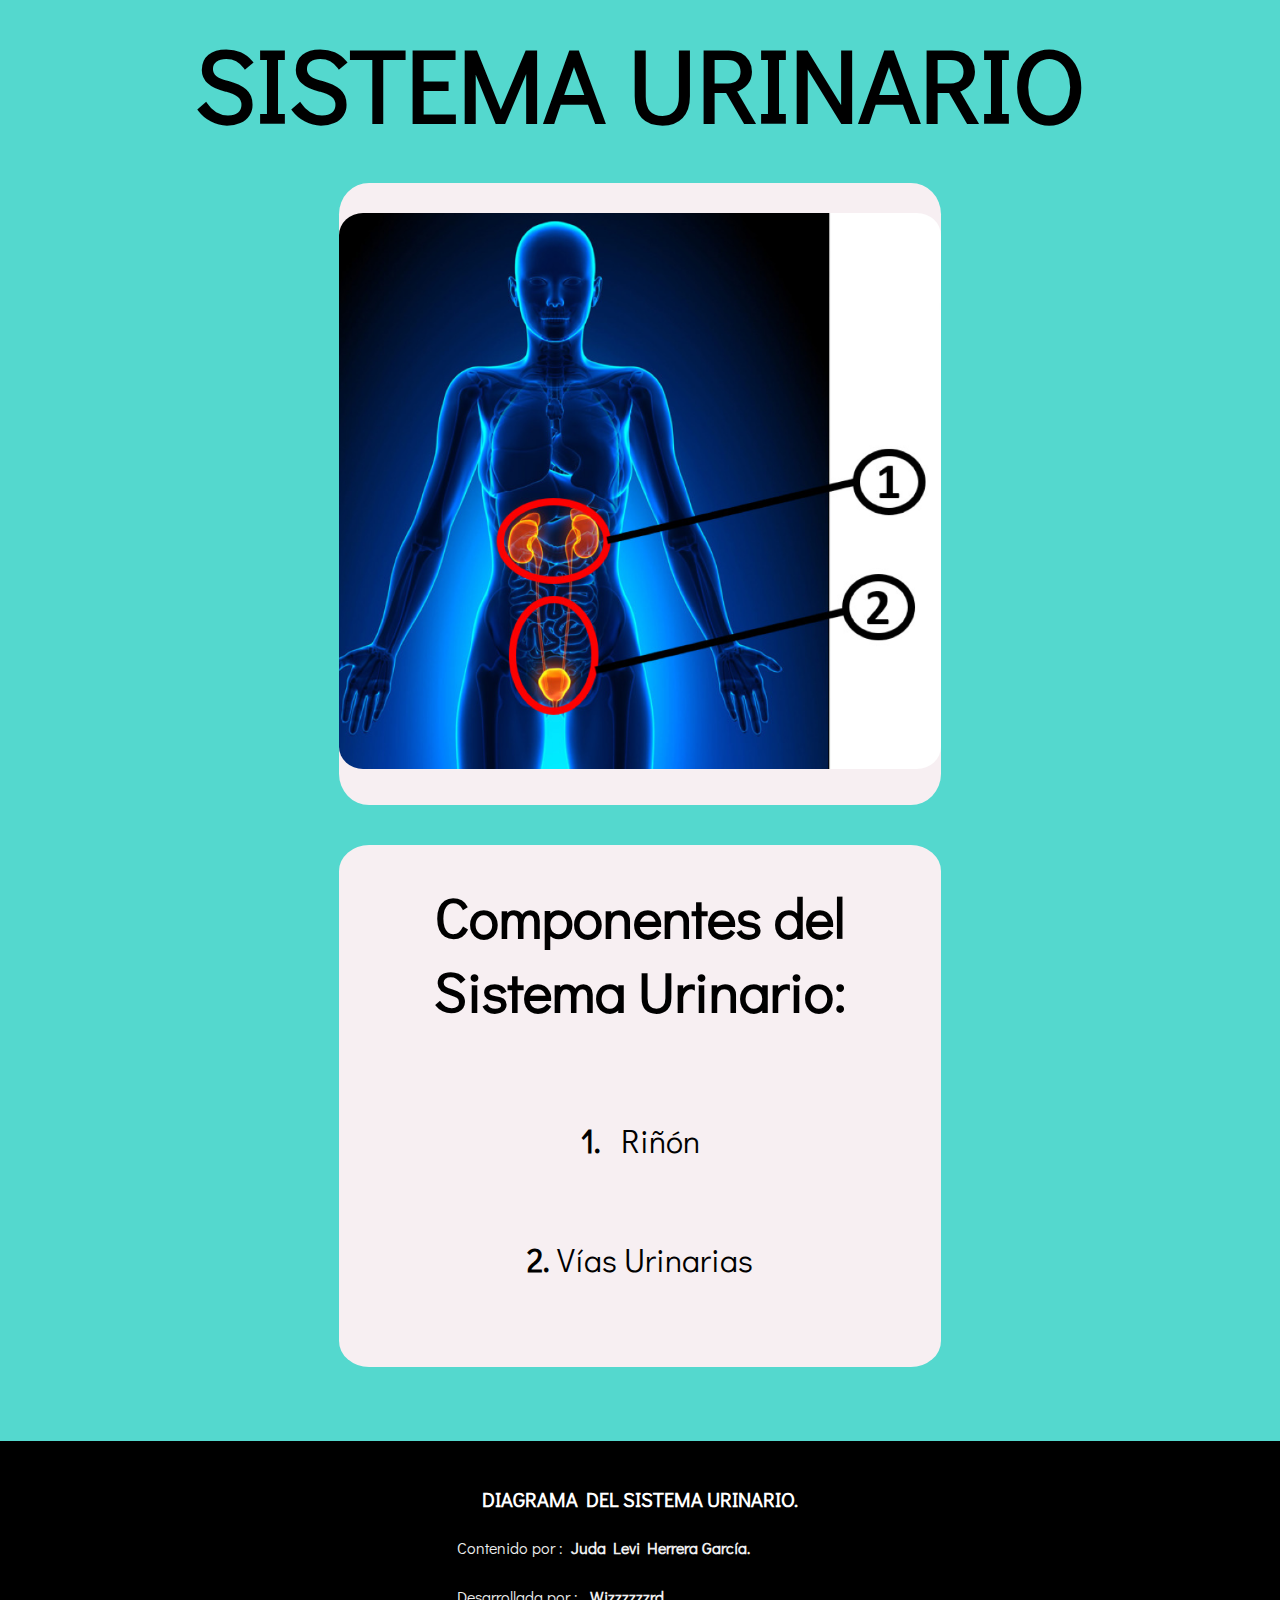
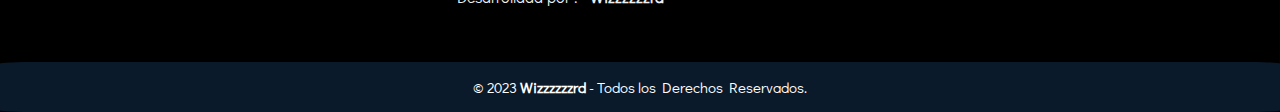
<file: juda-sistema-urinario/index.html>
<!DOCTYPE html>
<html lang="en">
<head>
    <meta charset="UTF-8">
    <meta http-equiv="X-UA-Compatible" content="IE=edge">
    <meta name="viewport" content="width=device-width, initial-scale=1.0">
    <!-- LINK CSS INDEX -->
    <link rel="stylesheet" href="css/index.css">
    <!-- LINK API DE FUENTE GOOGLE -->
    <link rel="preconnect" href="https://fonts.googleapis.com">
    <link rel="preconnect" href="https://fonts.gstatic.com" crossorigin>
    <link href="https://fonts.googleapis.com/css2?family=Didact+Gothic&display=swap" rel="stylesheet">
    <title>Document</title>
</head>
<body>
    <!--SISTEMA ENDOCRINO-->
    <h1 class="title-principal">SISTEMA URINARIO</h1>
    <div class="contTwo" >
        <div class="boxTwo" style="background-color: #F7EFF2;">
                <figure class="cont-img" style="margin-top: 5%;">
                    <img src="imagenes/urinario.png" alt="">
                </figure>
                <br><br>
        </div>
        <div class="boxTwo" style="background-color:#F7EFF2;">
            <div class="cont-text"><br>
                <h2 class="title">Componentes del Sistema Urinario:</h2><br>      
                <br><br><br>
                <a href="riñon.html"><p class="para" style="text-align: center; font-size: 2em;"><b>1.</b>&nbsp;&nbsp;Riñón</p></a><br><br><br>
                <a href="viasUrinarias.html"><p class="para" style="text-align: center; font-size: 2em;"><b>2.</b>&nbsp;Vías Urinarias</p></a><br><br><br>
            </div>
        </div>
    </div>

</body>
     <!-- FOOTER -->
     <br><br><br>
     <footer class="pie-pagina" id="pie" style="background-color: rgb(0, 0, 0);">
        <div class="grupo-1">
            <div class="box-footer">
             
            </div>
            <div class="box-footer">
                <h2 style="font-family: 'Didact Gothic', sans-serif;">DIAGRAMA DEL SISTEMA URINARIO.</h2>
                <p style="font-family: 'Didact Gothic', sans-serif;" >Contenido por :&nbsp;&nbsp;<b>Juda Levi Herrera García.</b></p>
                <a href="https://www.instagram.com/wizzzzzzrd/?igshid=ZDdkNTZiNTM%3D">
                  <p style="font-family: 'Didact Gothic', sans-serif;">Desarrollada por :&nbsp;&nbsp;<b><i class="fa-solid fa-microchip"></i>&nbsp;Wizzzzzzrd</b></p>
                </a>
            </div>
        </div>
        <div class="grupo-2">
            <small>&copy; 2023 <b>Wizzzzzzrd</b> - Todos los Derechos Reservados.</small>
        </div>
    </footer>
    
    <!-- ESTILOS AGREGADOS -->
    <style>
        a{
            text-decoration:none;            
        }
    </style>
    <div id="pie"></div>
</html>
    
</body>
</html>
</file>
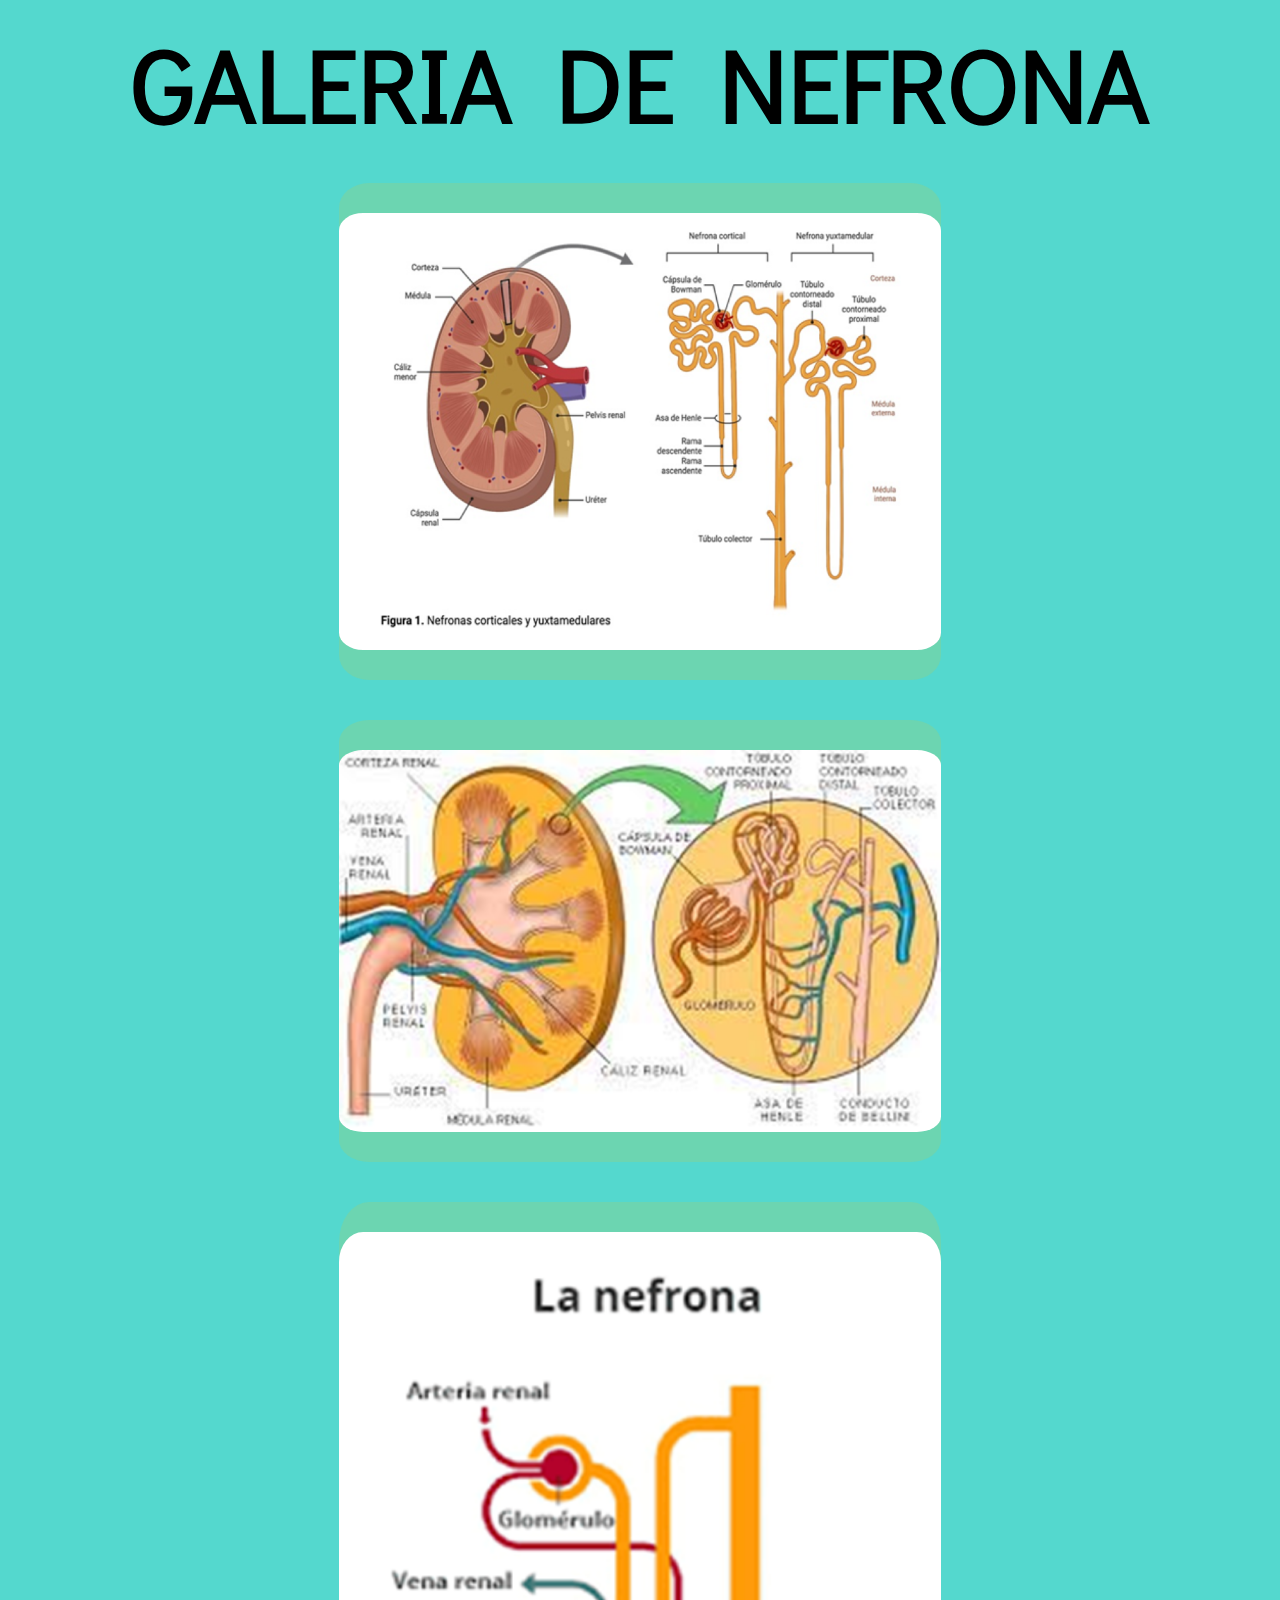
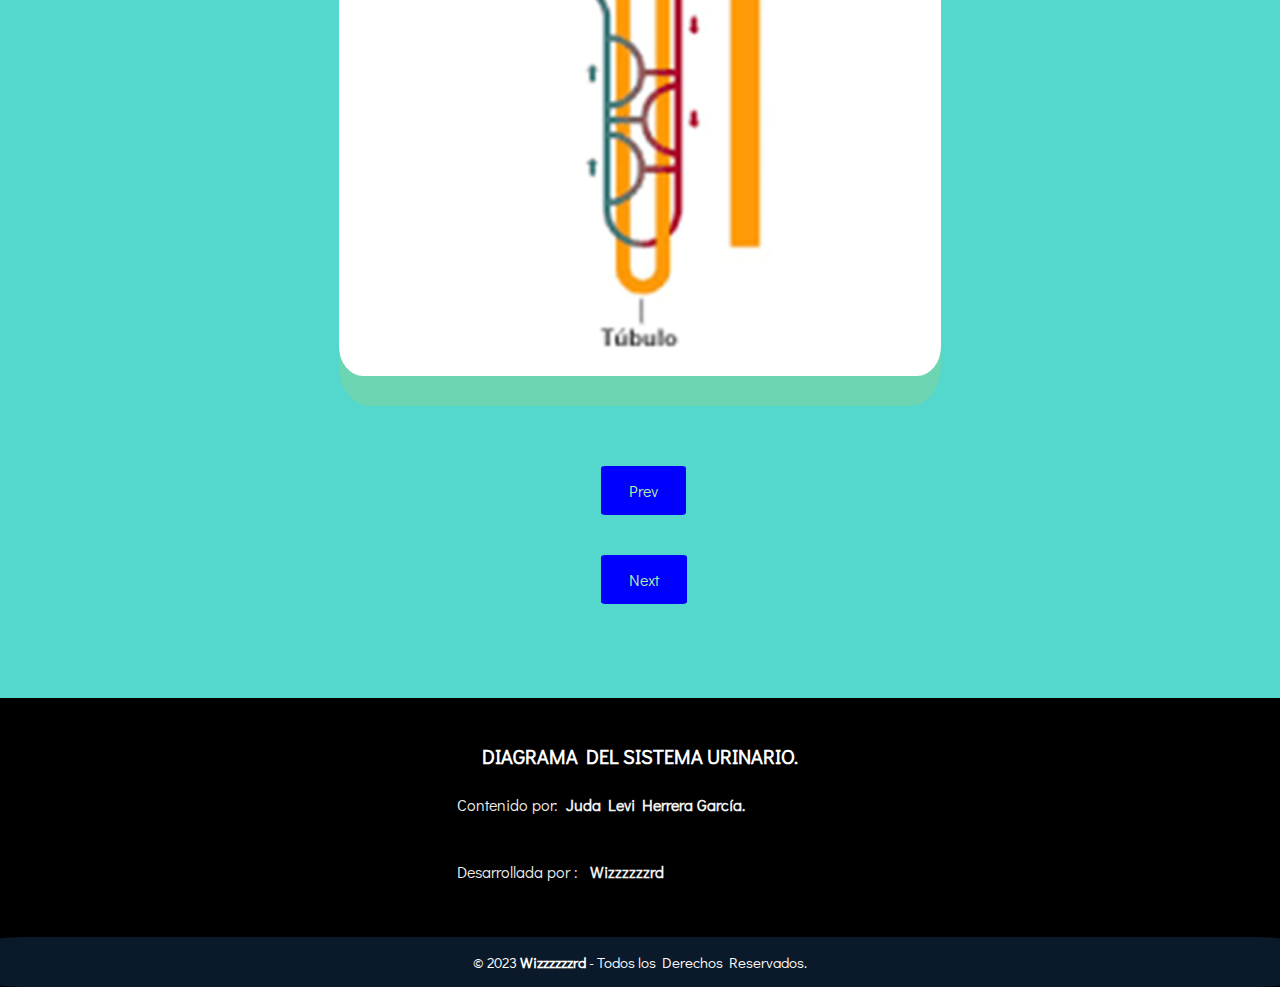
<file: juda-sistema-urinario/nefronaGaleria.html>
<!DOCTYPE html>
<html lang="en">
<head>
    <meta charset="UTF-8">
    <meta http-equiv="X-UA-Compatible" content="IE=edge">
    <meta name="viewport" content="width=device-width, initial-scale=1.0">
    <!-- LINK CSS INDEX -->
    <link rel="stylesheet" href="css/index.css">
    <!-- LINK API DE FUENTE GOOGLE -->
    <link rel="preconnect" href="https://fonts.googleapis.com">
    <link rel="preconnect" href="https://fonts.gstatic.com" crossorigin>
    <link href="https://fonts.googleapis.com/css2?family=Didact+Gothic&display=swap" rel="stylesheet">
    <title>Document</title>
</head>
<body>
    <h1 class="title-principal">GALERIA DE NEFRONA</h1>
    <div class="contTwo">
        <div class="boxTwo" style="background-color: #6CD5B1">
            <figure class="cont-img">
                <img src="imagenes/nefrona3/11.png" alt="" style="margin-top: 5%; margin-bottom: 5%">
            </figure>
        </div>
        <div class="boxTwo" style="background-color: #6CD5B1">
            <figure class="cont-img">
                <img src="imagenes/nefrona3/22.png" alt="" style="margin-top: 5%; margin-bottom: 5%">
            </figure>
        </div>
        <div class="boxTwo" style="background-color: #6CD5B1">
            <figure class="cont-img">
                <img src="imagenes/nefrona3/33.png" alt="" style="margin-top: 5%; margin-bottom: 5%">
            </figure>
        </div>
</div>

         <!--BOTONES-->
         <div class="contOne" style="background-color: #54D8CE">
            <div class="boxOne">
                <div class="contTwo">
                    <div class="boxTwo" style="background-color: #54D8CE">
                        <div class="button" style="background-color: #54D8CE">
                            <li><a href="riñon.html">Prev</a>
                        </div>
                    </div>
                    <div class="boxTwo" style="background-color: #54D8CE">
                        <div class="button" style="background-color: #54D8CE">
                            <li><a href="yuxtlalomerularGaleria.html">Next</a>
                        </div>
                    </div>
                </div>
            </div>
        </div>    
</body>
    <!-- FOOTER -->
    <br><br><br>
    <footer class="pie-pagina" id="pie" style="background-color: rgb(0, 0, 0);">
       <div class="grupo-1">
           <div class="box-footer">
            
           </div>
           <div class="box-footer">
               <h2 style="font-family: 'Didact Gothic', sans-serif;">DIAGRAMA DEL SISTEMA URINARIO.</h2>
               <p style="font-family: 'Didact Gothic', sans-serif;" >Contenido por:&nbsp;&nbsp;<b>Juda Levi Herrera García.</b></p>
               <br>
               <a href="https://www.instagram.com/wizzzzzzrd/?igshid=ZDdkNTZiNTM%3D">
                 <p style="font-family: 'Didact Gothic', sans-serif;">Desarrollada por :&nbsp;&nbsp;<b><i class="fa-solid fa-microchip"></i>&nbsp;Wizzzzzzrd</b></p>
               </a>
           </div>
       </div>
       <div class="grupo-2">
           <small>&copy; 2023 <b>Wizzzzzzrd</b> - Todos los Derechos Reservados.</small>
       </div>
   </footer>
   
   <!-- ESTILOS AGREGADOS -->
   <style>
       a{
           text-decoration:none;            
       }
   </style>
   <div id="pie"></div>
</html>
</file>
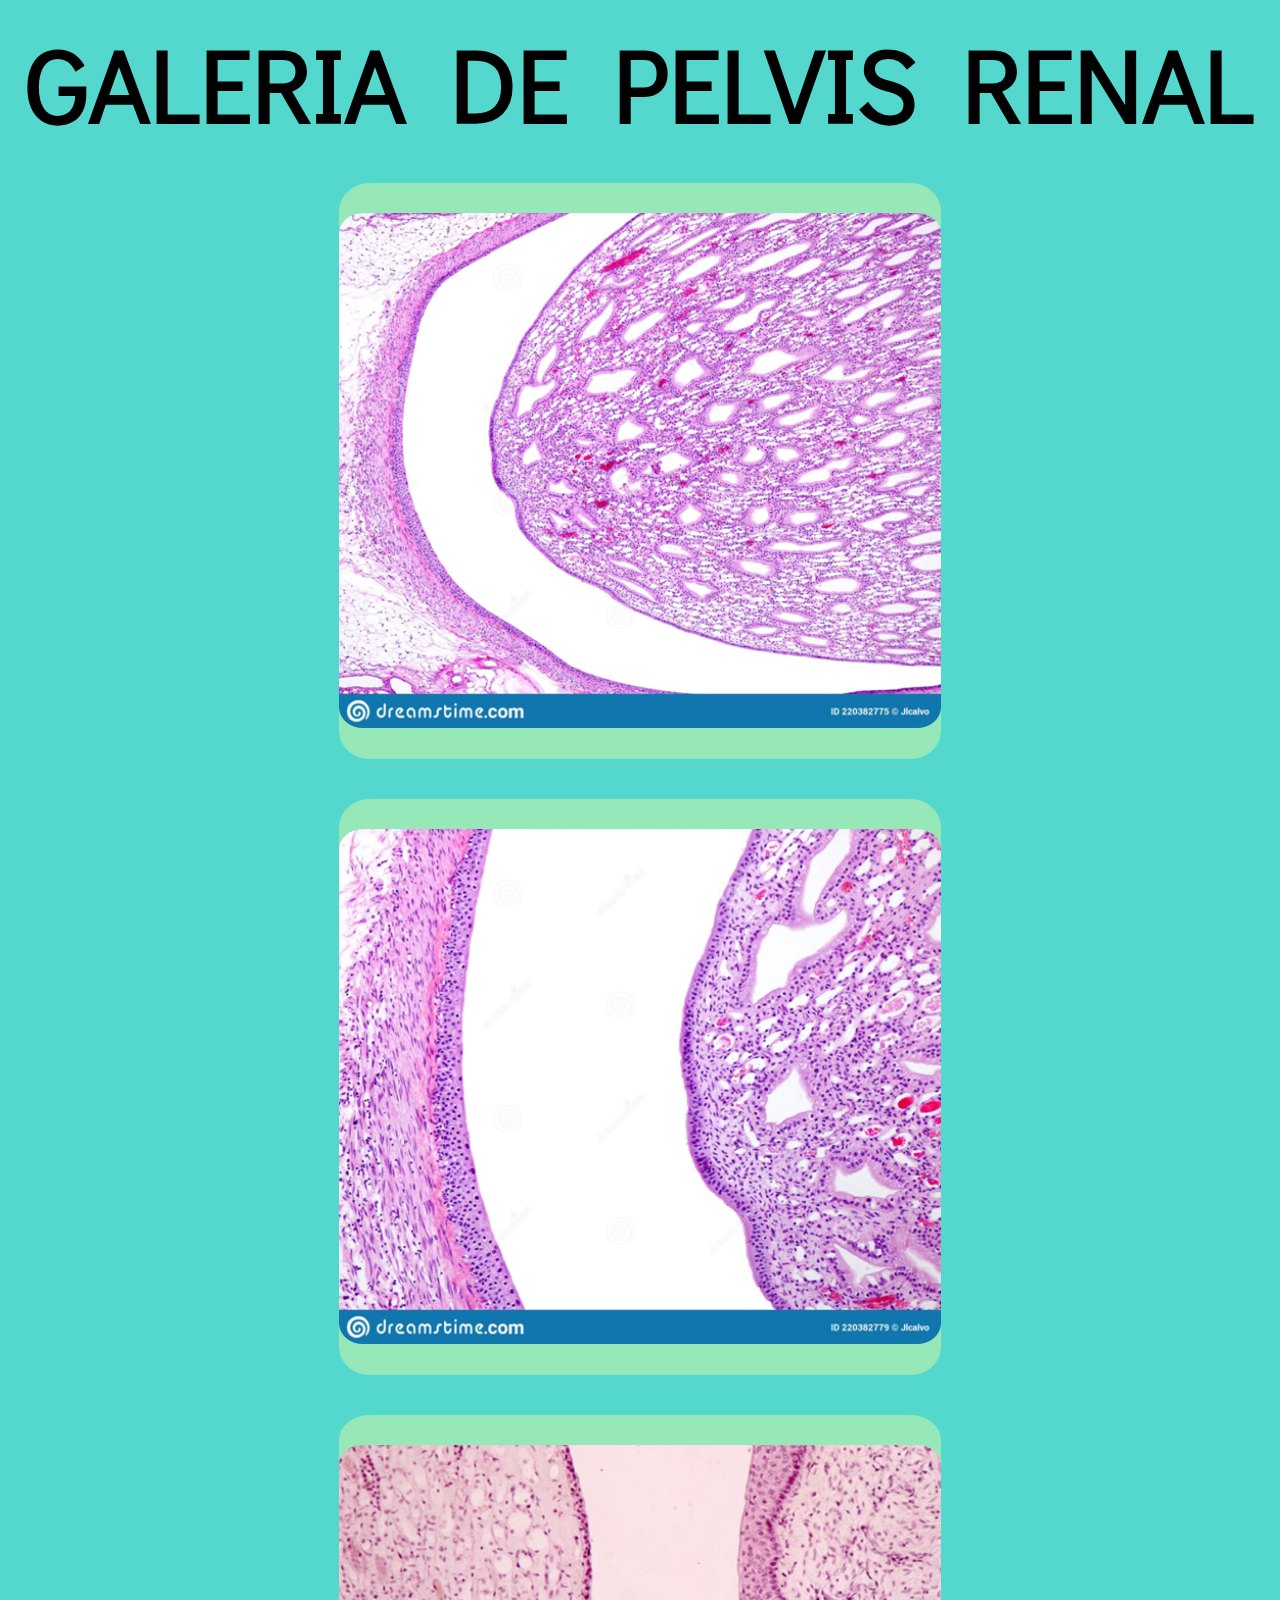
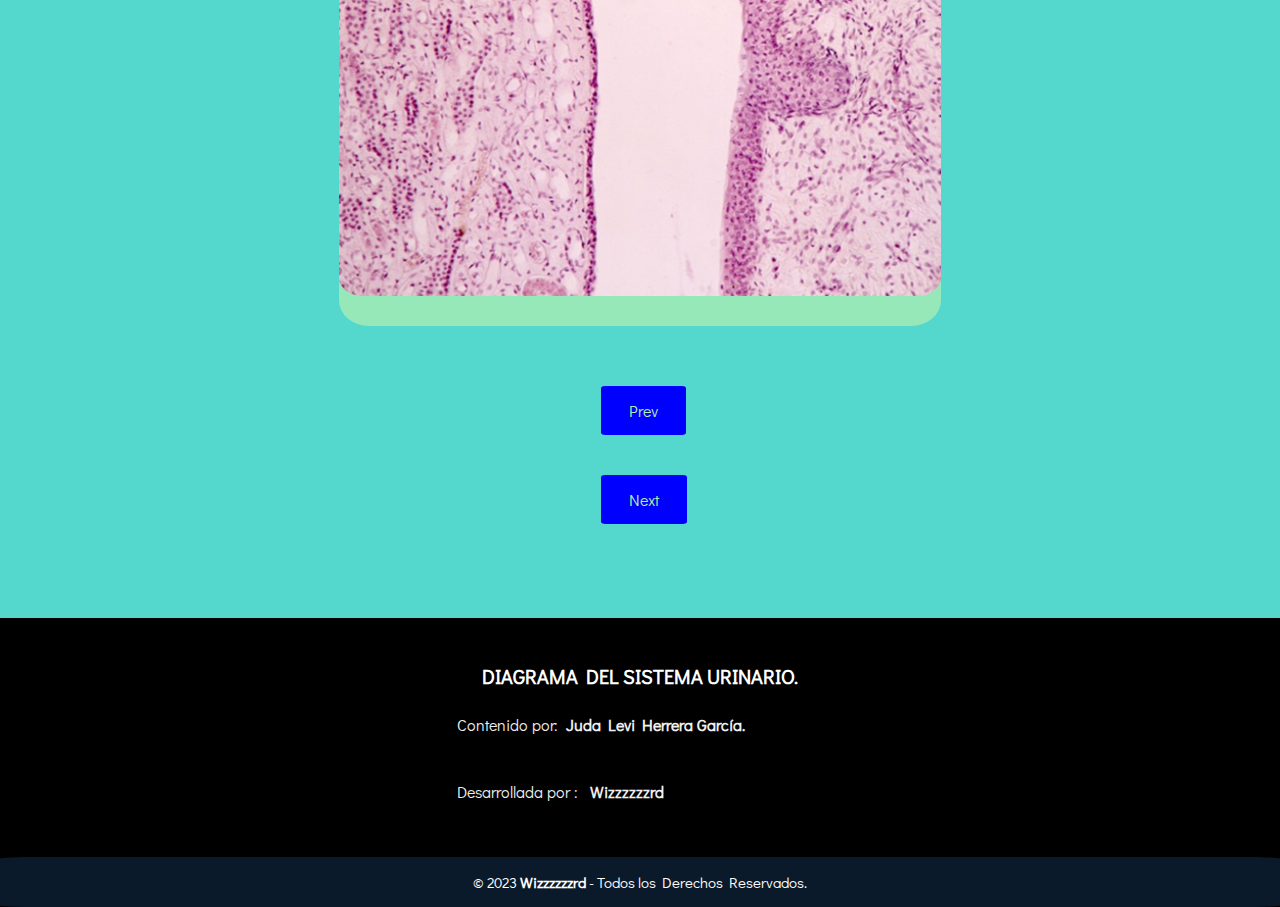
<file: juda-sistema-urinario/pelvisRenalGaleria.html>
<!DOCTYPE html>
<html lang="en">
<head>
    <meta charset="UTF-8">
    <meta http-equiv="X-UA-Compatible" content="IE=edge">
    <meta name="viewport" content="width=device-width, initial-scale=1.0">
    <!-- LINK CSS INDEX -->
    <link rel="stylesheet" href="css/index.css">
    <!-- LINK API DE FUENTE GOOGLE -->
    <link rel="preconnect" href="https://fonts.googleapis.com">
    <link rel="preconnect" href="https://fonts.gstatic.com" crossorigin>
    <link href="https://fonts.googleapis.com/css2?family=Didact+Gothic&display=swap" rel="stylesheet">
    <title>Document</title>
</head>
<body>
    <h1 class="title-principal">GALERIA DE PELVIS RENAL</h1>
    <div class="contTwo">
        <div class="boxTwo" style="background-color:#96E8B9;">
            <figure class="cont-img">
                <img src="imagenes/pelvisRenalGaleria/33.png" alt="" style="margin-top: 5%; margin-bottom: 5%">
            </figure>
        </div>
        <div class="boxTwo" style="background-color:#96E8B9;">
            <figure class="cont-img">
                <img src="imagenes/pelvisRenalGaleria/22.png" alt="" style="margin-top: 5%; margin-bottom: 5%">
            </figure>
        </div>
        <div class="boxTwo" style="background-color:#96E8B9;">
            <figure class="cont-img">
                <img src="imagenes/pelvisRenalGaleria/11.png" alt="" style="margin-top: 5%; margin-bottom: 5%">
            </figure>
        </div>
</div>

         <!--BOTONES-->
         <div class="contOne" style="background-color: #54D8CE">
            <div class="boxOne">
                <div class="contTwo">
                    <div class="boxTwo" style="background-color: #54D8CE">
                        <div class="button" style="background-color: #54D8CE">
                            <li><a href="viasUrinarias.html">Prev</a>
                        </div>
                    </div>
                    <div class="boxTwo" style="background-color: #54D8CE">
                        <div class="button" style="background-color: #54D8CE">
                            <li><a href="ureteresGaleria.html">Next</a>
                        </div>
                    </div>
                </div>
            </div>
        </div>    
</body>
    <!-- FOOTER -->
    <br><br><br>
    <footer class="pie-pagina" id="pie" style="background-color: rgb(0, 0, 0);">
       <div class="grupo-1">
           <div class="box-footer">
            
           </div>
           <div class="box-footer">
               <h2 style="font-family: 'Didact Gothic', sans-serif;">DIAGRAMA DEL SISTEMA URINARIO.</h2>
               <p style="font-family: 'Didact Gothic', sans-serif;" >Contenido por:&nbsp;&nbsp;<b>Juda Levi Herrera García.</b></p>
               <br>
               <a href="https://www.instagram.com/wizzzzzzrd/?igshid=ZDdkNTZiNTM%3D">
                 <p style="font-family: 'Didact Gothic', sans-serif;">Desarrollada por :&nbsp;&nbsp;<b><i class="fa-solid fa-microchip"></i>&nbsp;Wizzzzzzrd</b></p>
               </a>
           </div>
       </div>
       <div class="grupo-2">
           <small>&copy; 2023 <b>Wizzzzzzrd</b> - Todos los Derechos Reservados.</small>
       </div>
   </footer>
   
   <!-- ESTILOS AGREGADOS -->
   <style>
       a{
           text-decoration:none;            
       }
   </style>
   <div id="pie"></div>
</html>
</file>
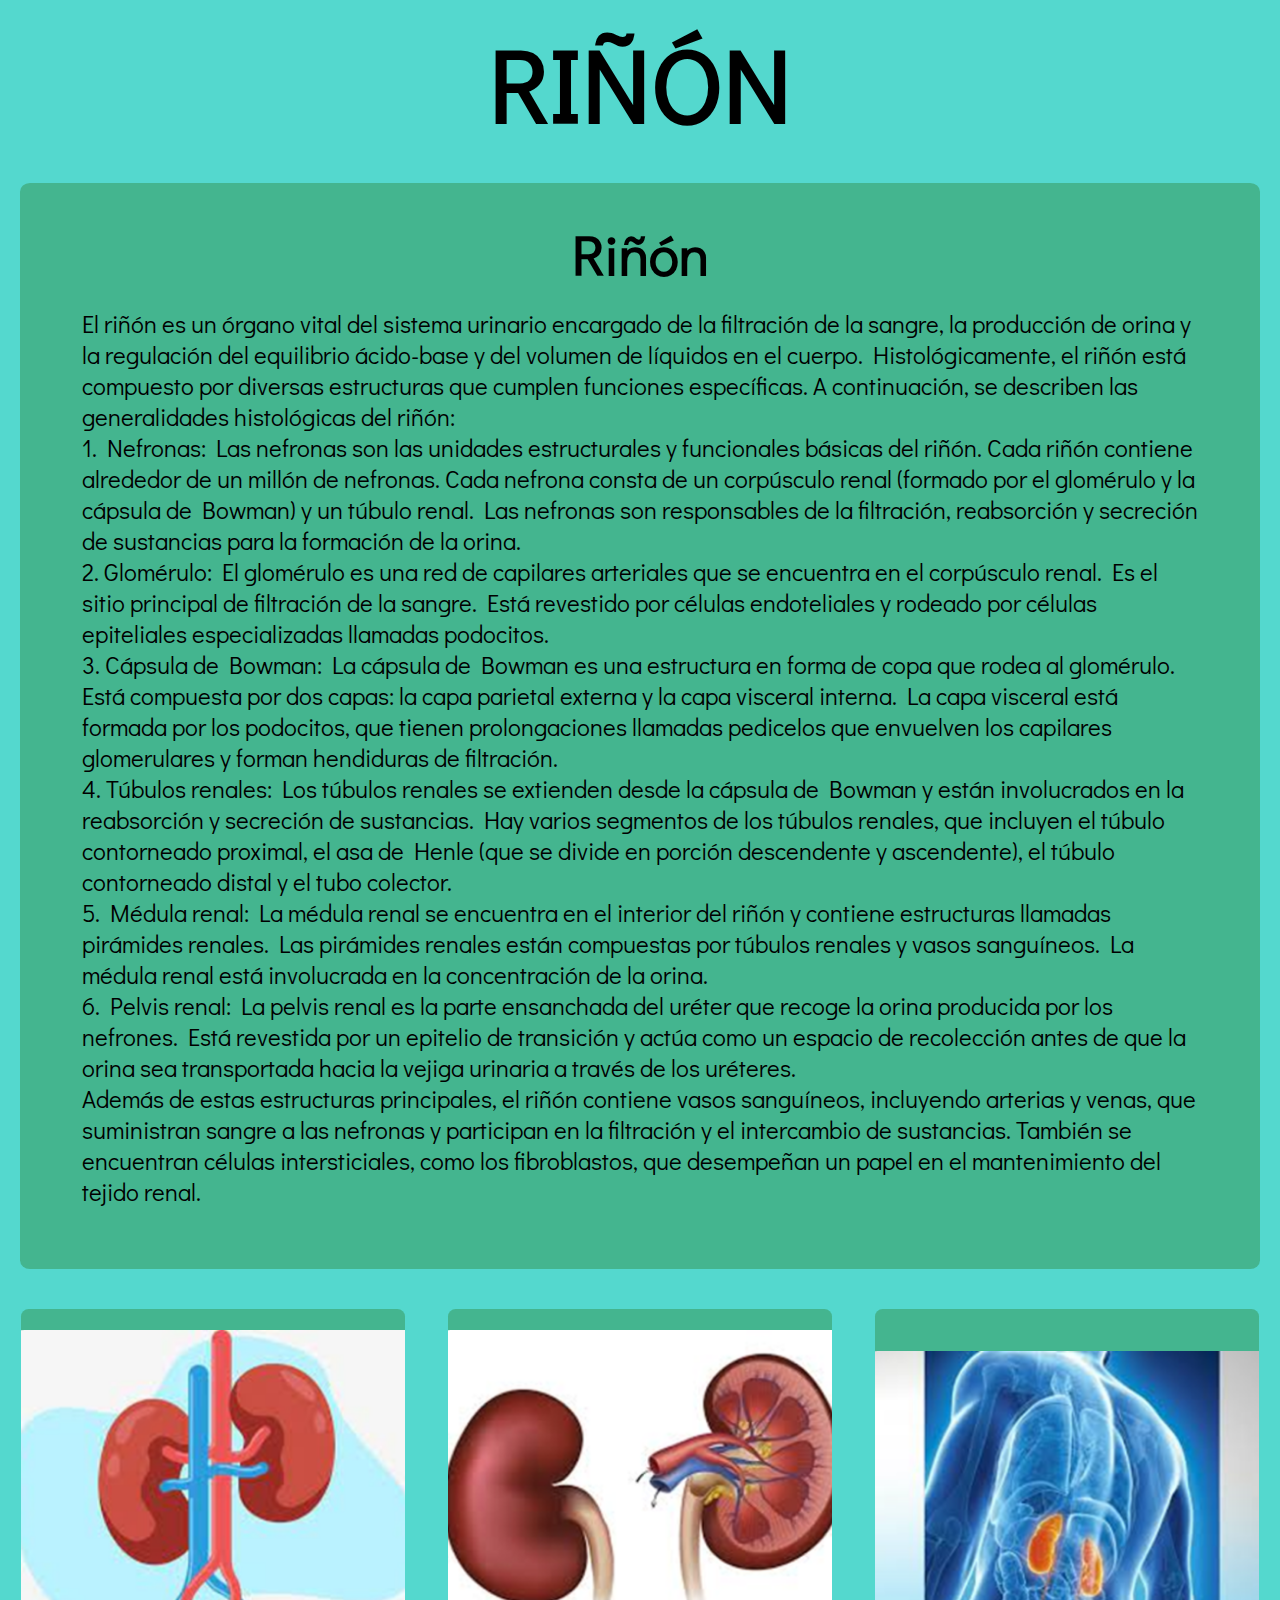
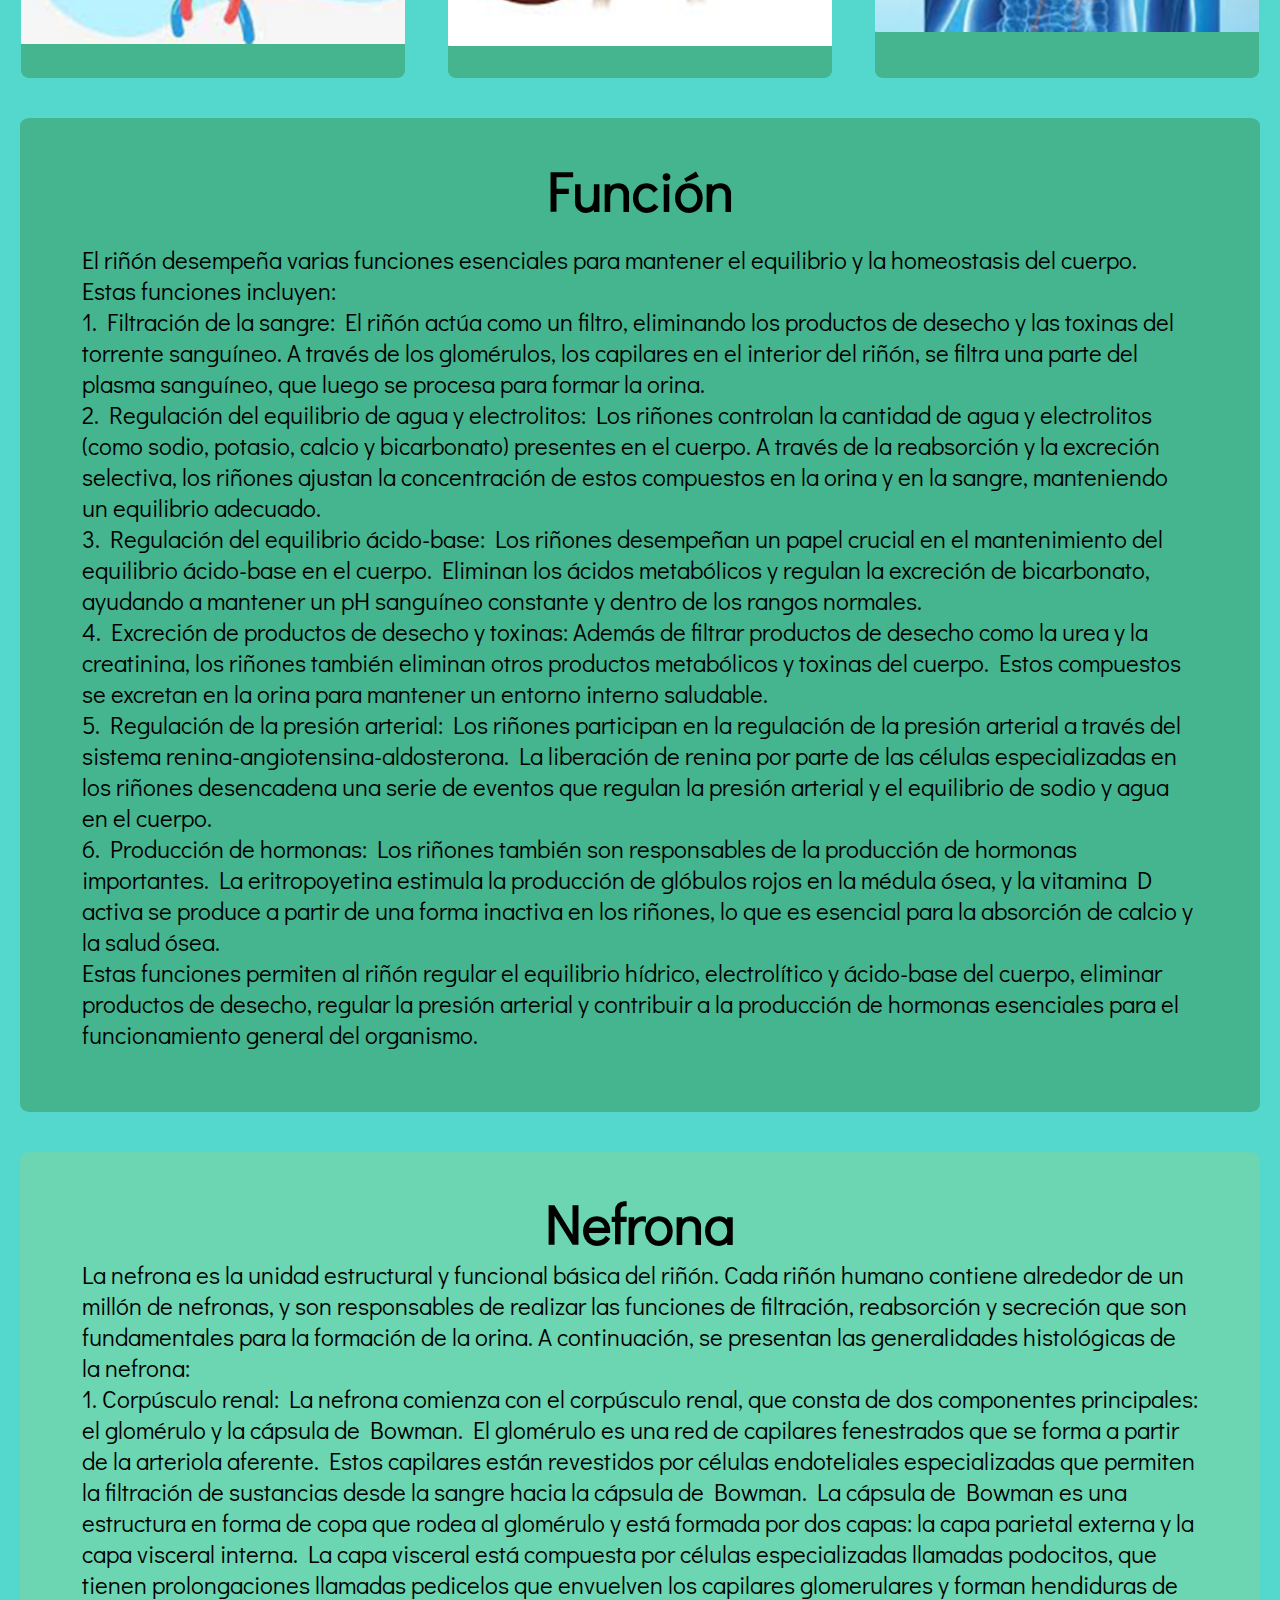
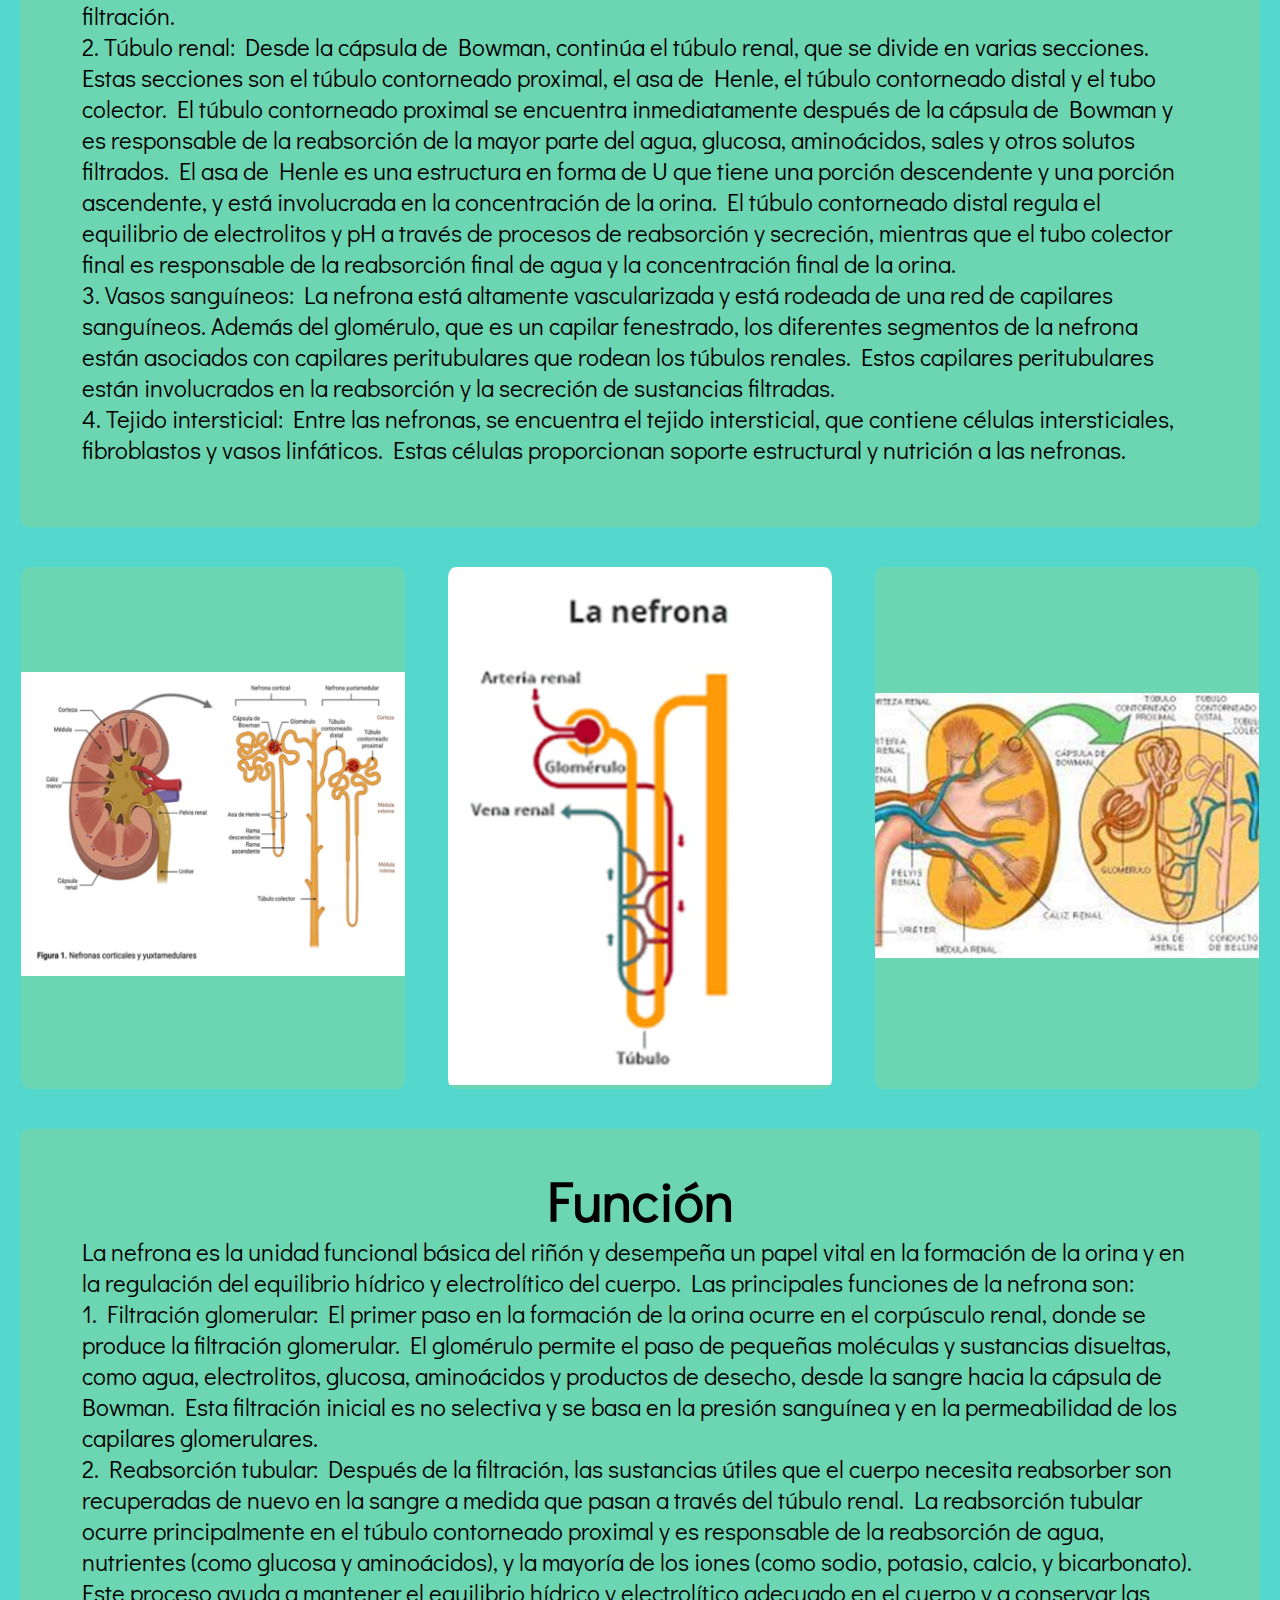
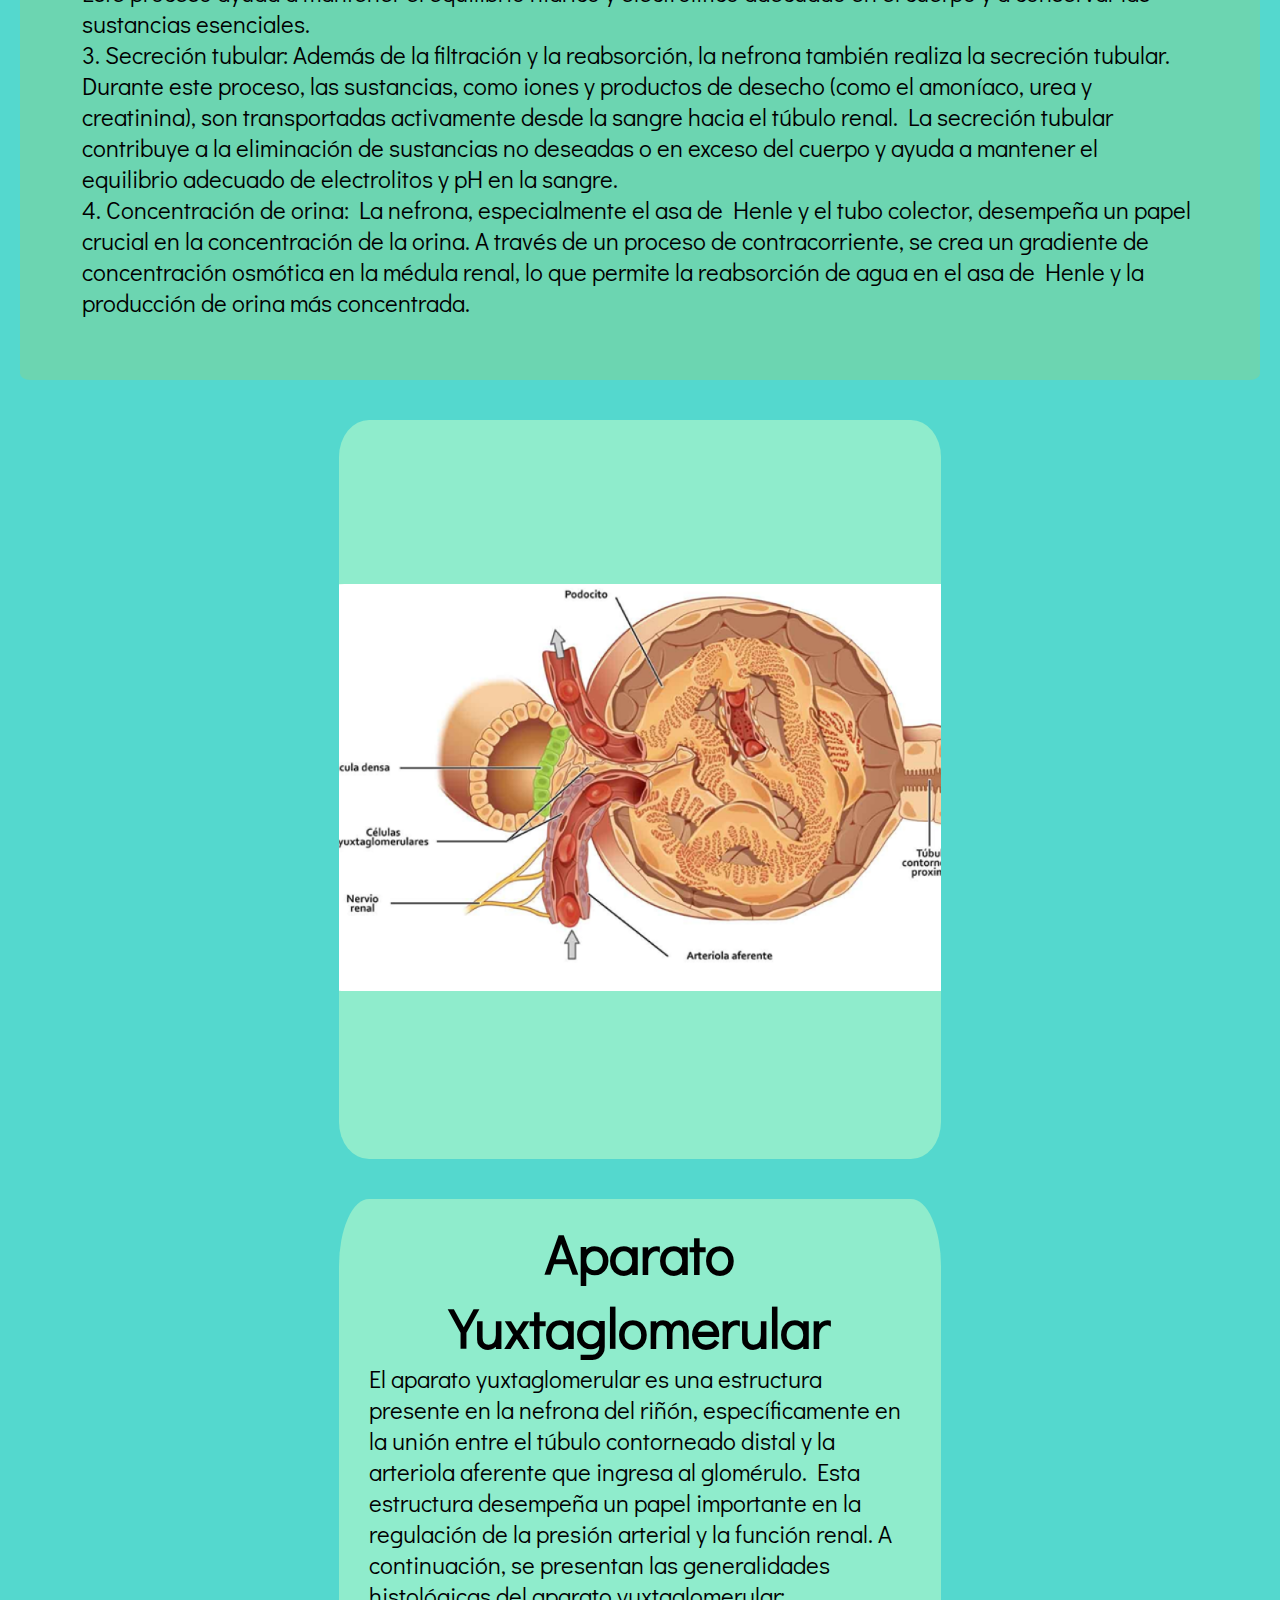
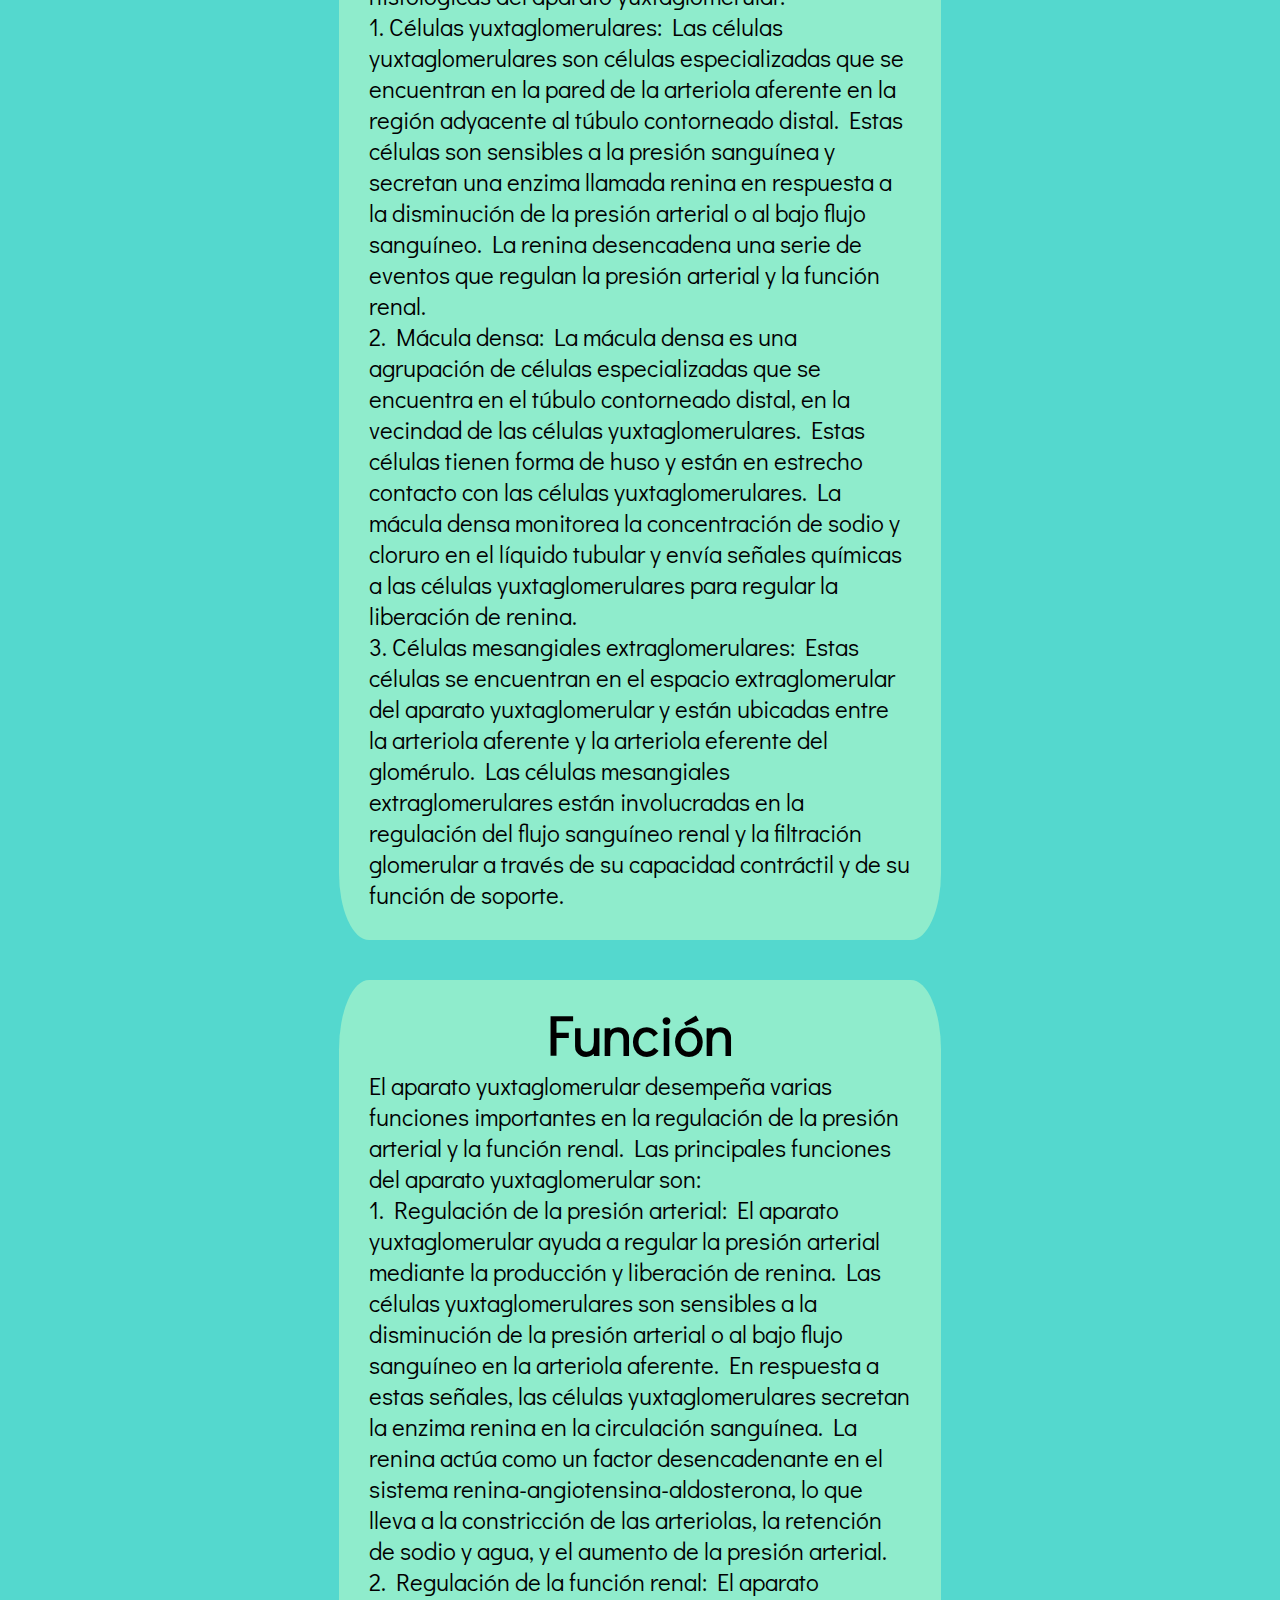
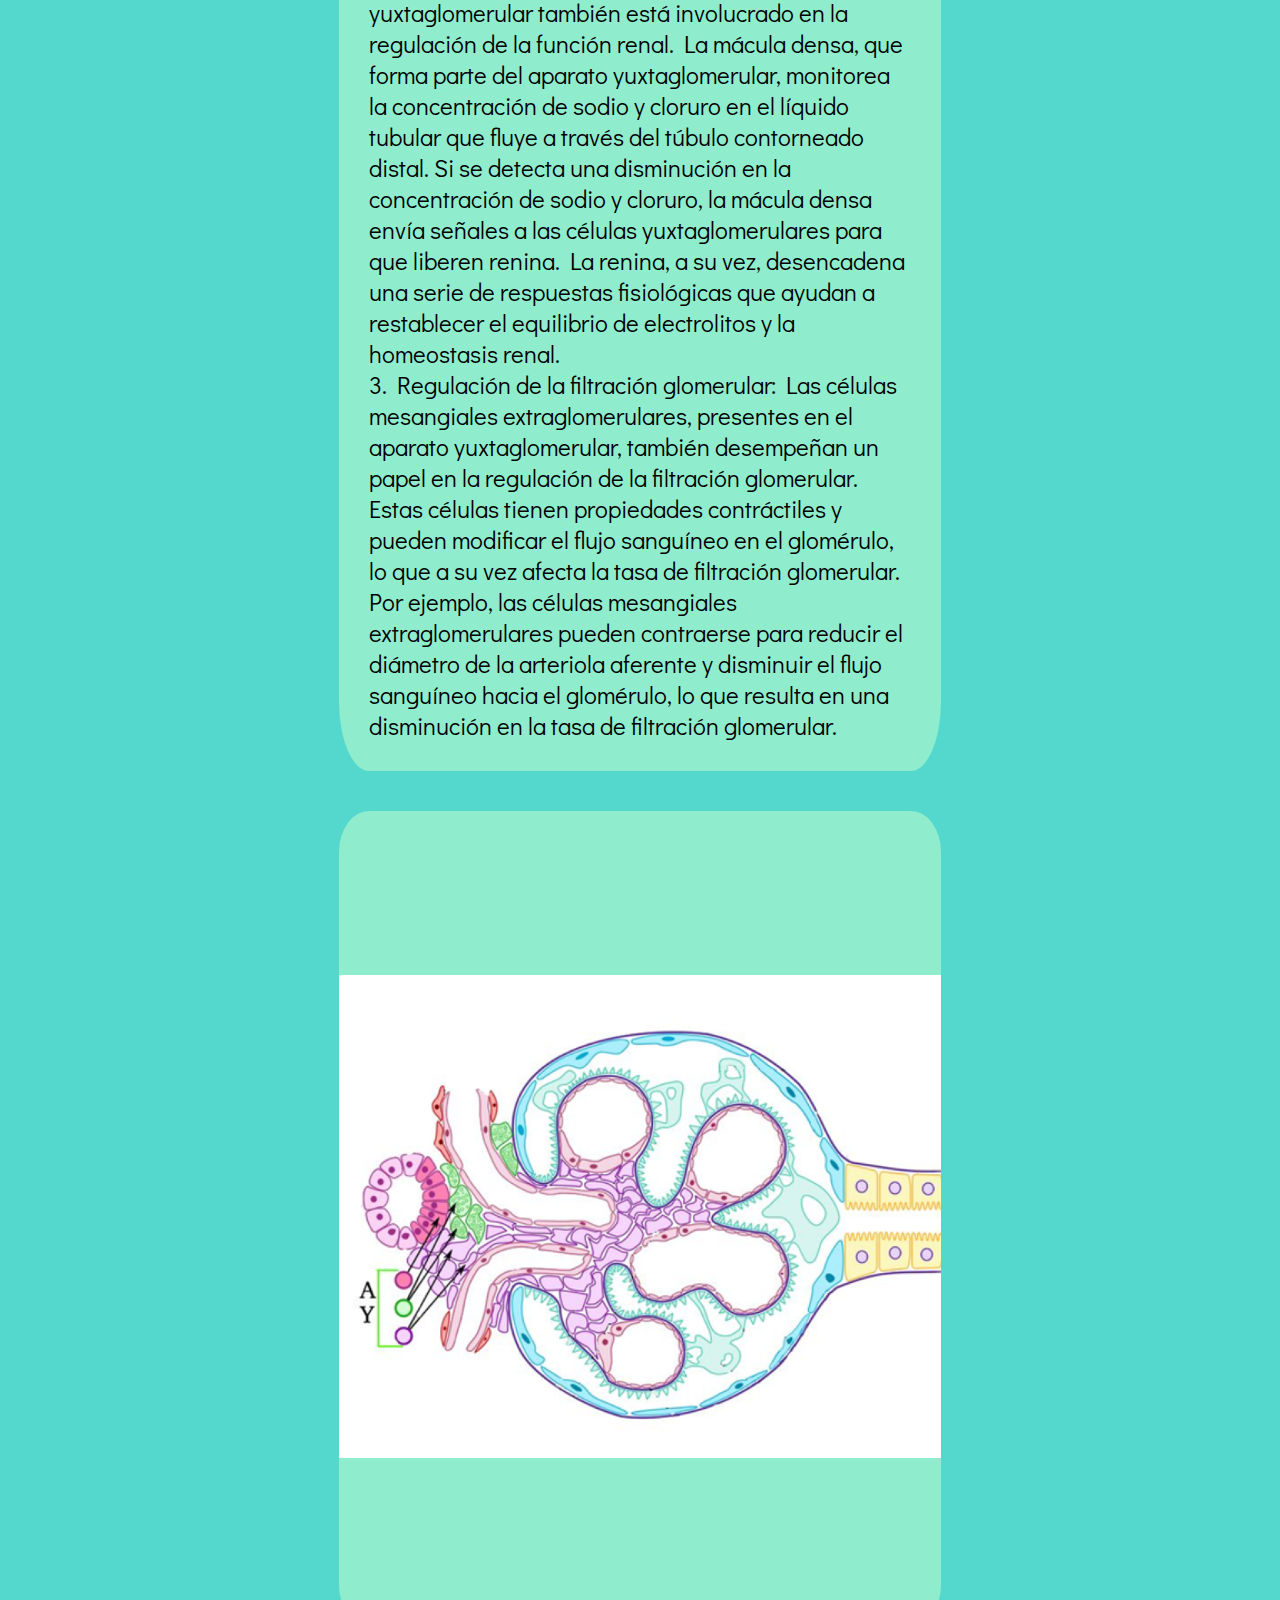
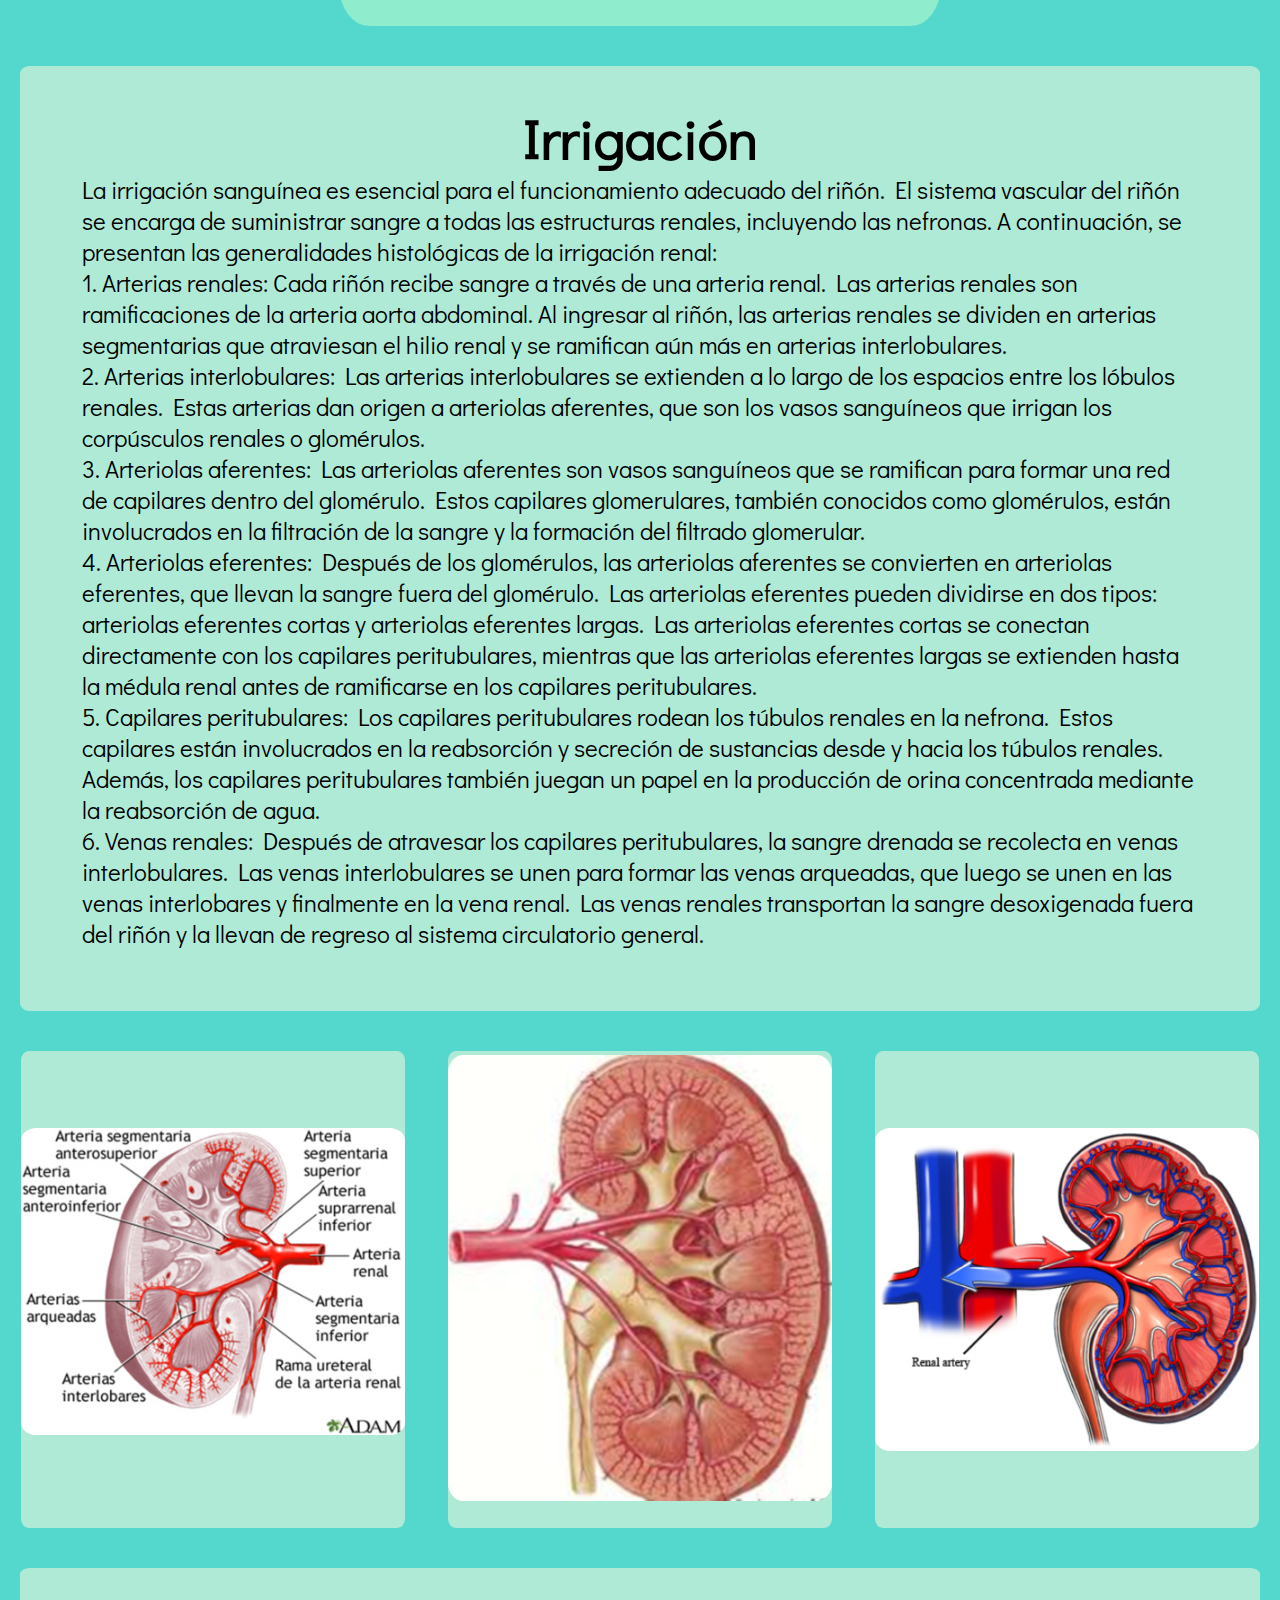
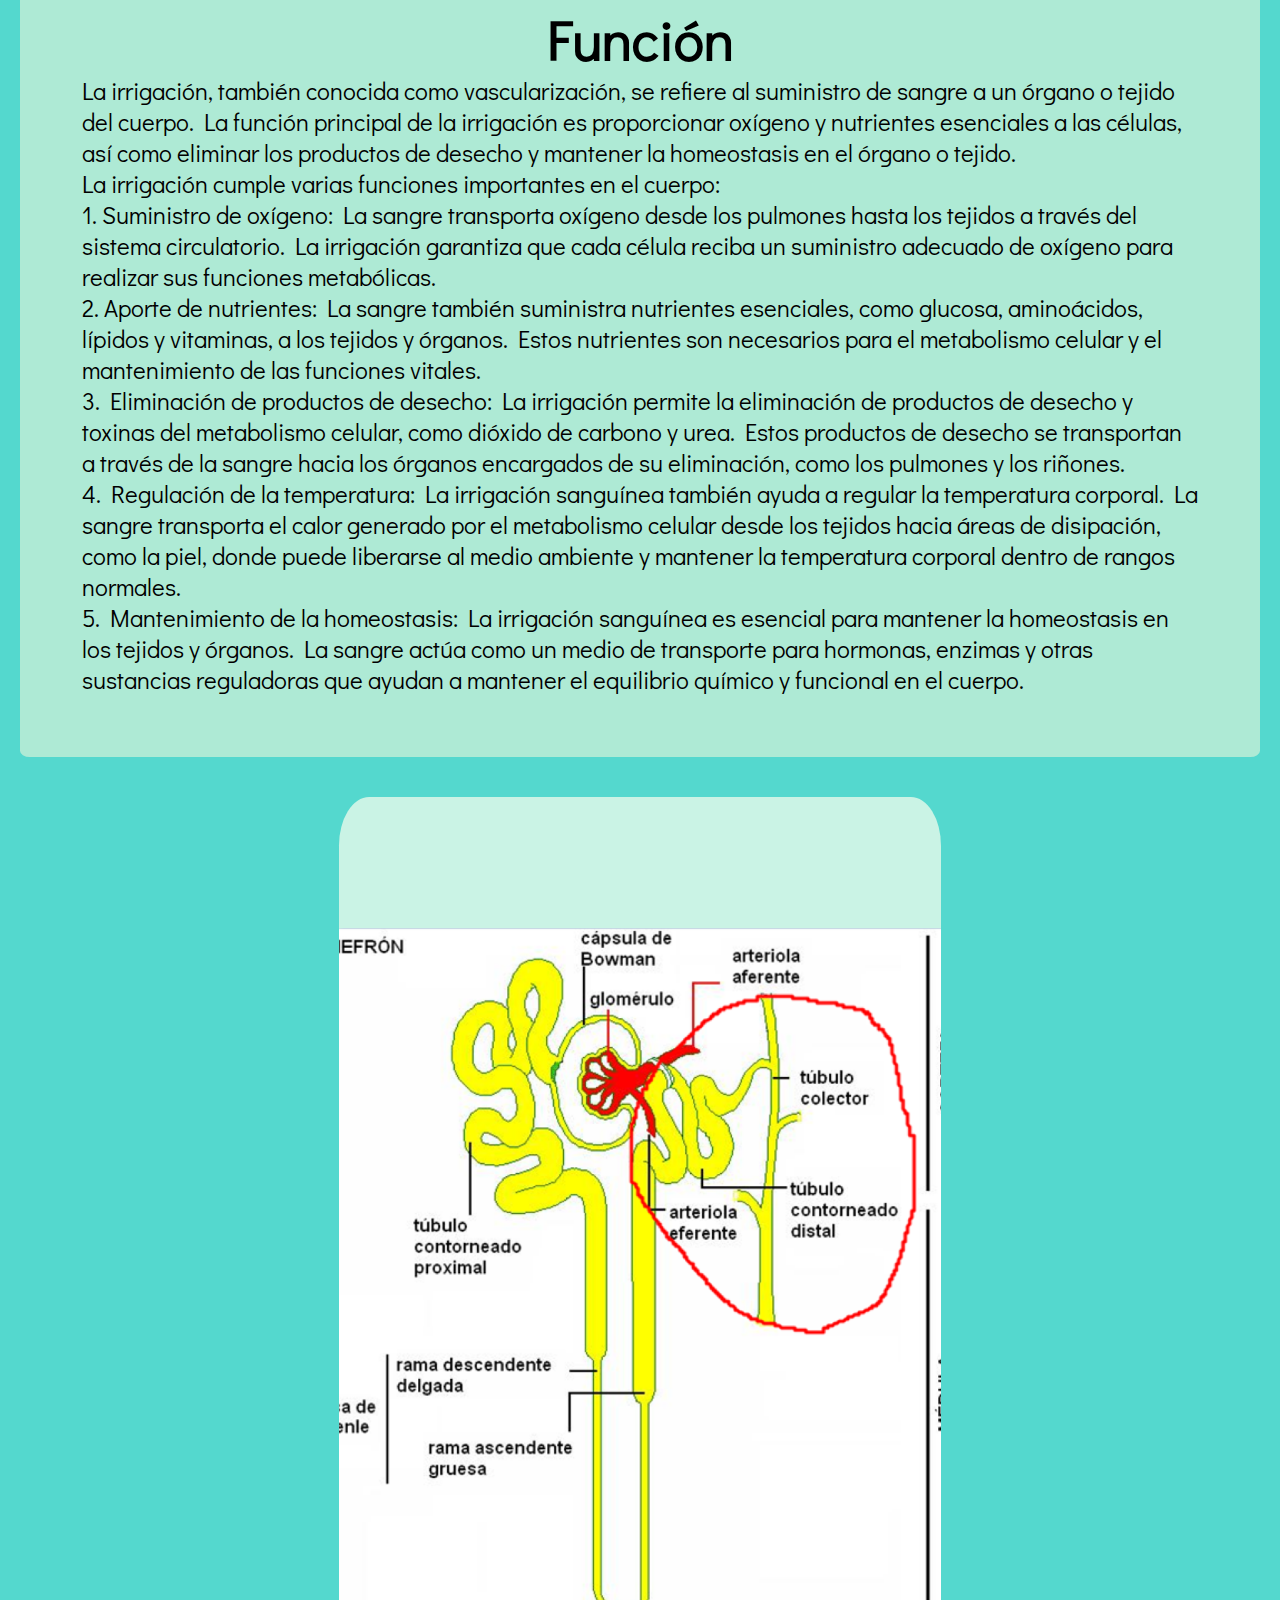
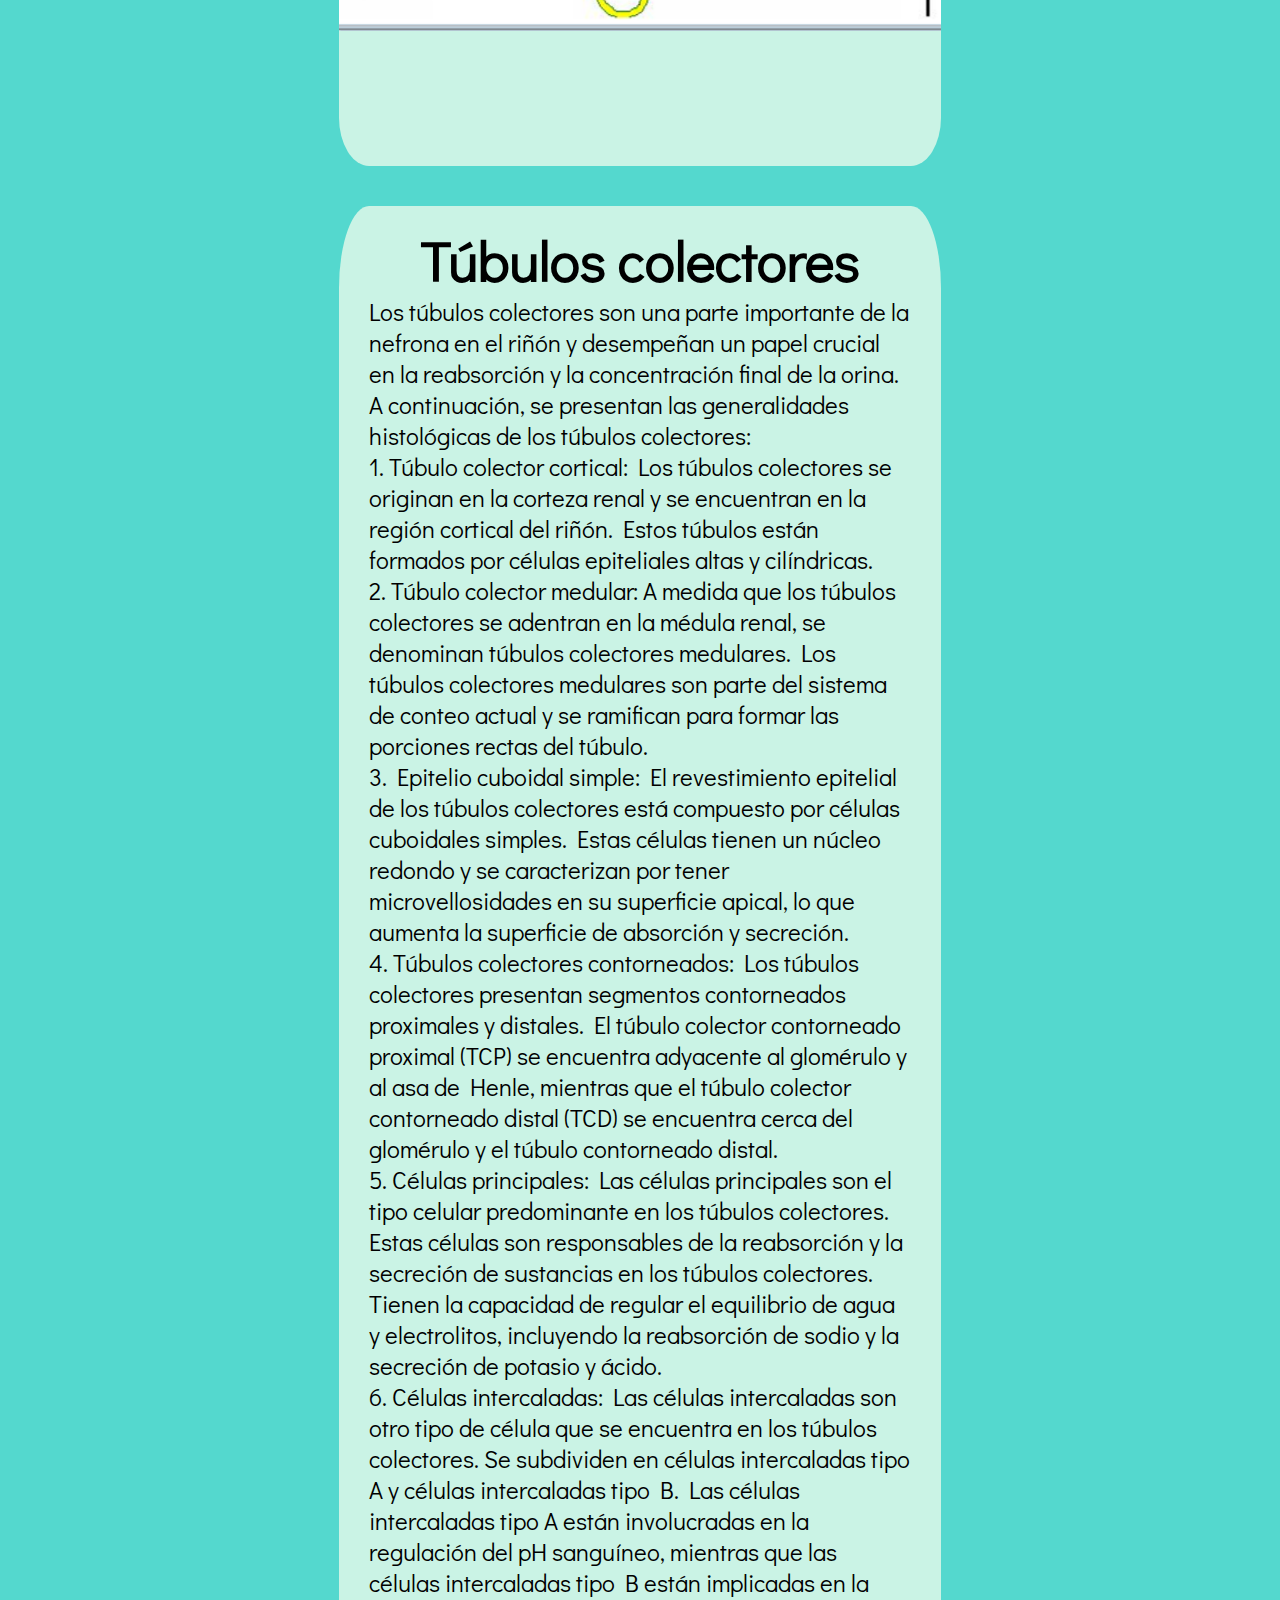
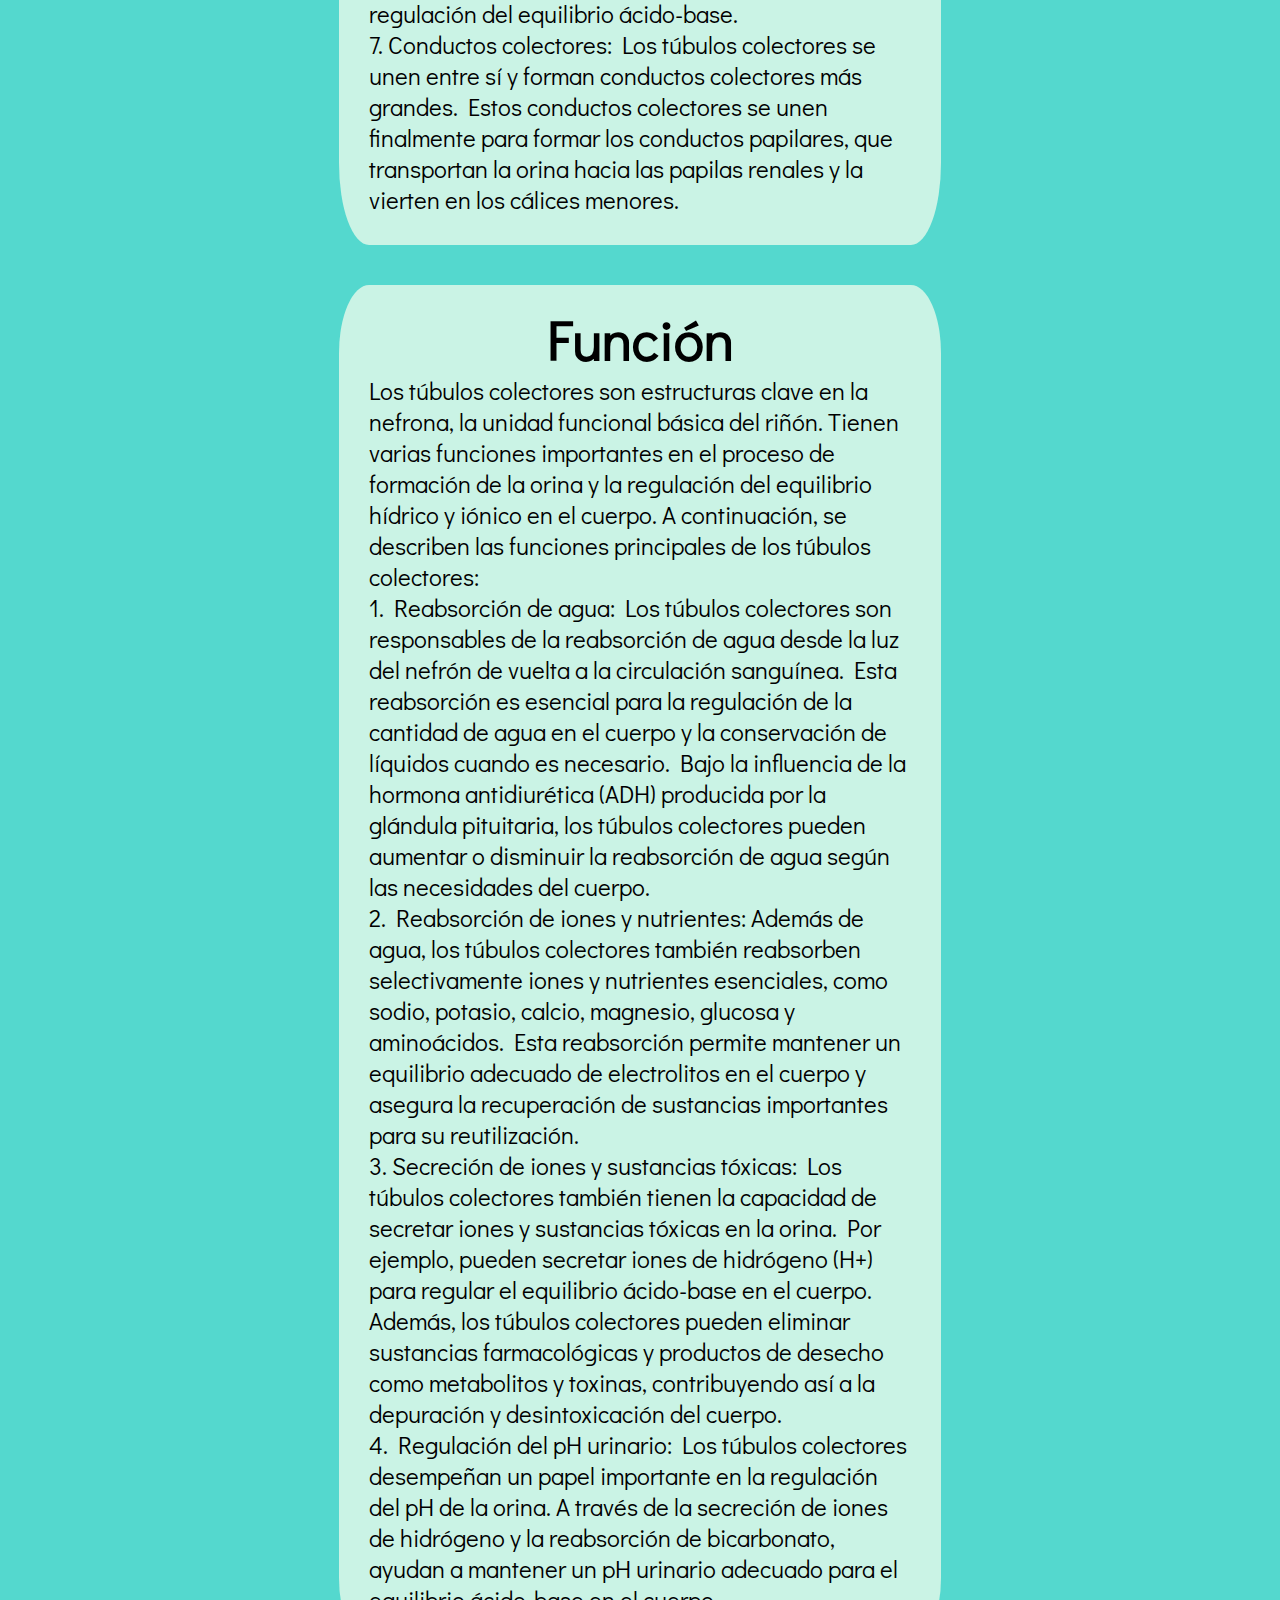
<file: juda-sistema-urinario/riñon.html>
<!DOCTYPE html>
<html lang="en">
<head>
    <meta charset="UTF-8">
    <meta http-equiv="X-UA-Compatible" content="IE=edge">
    <meta name="viewport" content="width=device-width, initial-scale=1.0">
    <!-- LINK CSS INDEX -->
    <link rel="stylesheet" href="css/index.css">
    <!-- LINK API DE FUENTE GOOGLE -->
    <link rel="preconnect" href="https://fonts.googleapis.com">
    <link rel="preconnect" href="https://fonts.gstatic.com" crossorigin>
    <link href="https://fonts.googleapis.com/css2?family=Didact+Gothic&display=swap" rel="stylesheet">
    <title>Document</title>
</head>
<body>
    <!--RIÑÓN-->
    <h1 class="title-principal">RIÑÓN</h1>
    <div class="contOne" style="margin-top: 0%;">
        <div class="boxOne" style="background-color: #44B58F;">
            <div class="cont-text">
                <h2 class="title">Riñón</h2><br>
                <p class="para">El riñón es un órgano vital del sistema urinario encargado de la filtración de la sangre, la producción de orina y la regulación del equilibrio ácido-base y del volumen de líquidos en el cuerpo. Histológicamente, el riñón está compuesto por diversas estructuras que cumplen funciones específicas. A continuación, se describen las generalidades histológicas del riñón:</p>
                <p class="para">1.	Nefronas: Las nefronas son las unidades estructurales y funcionales básicas del riñón. Cada riñón contiene alrededor de un millón de nefronas. Cada nefrona consta de un corpúsculo renal (formado por el glomérulo y la cápsula de Bowman) y un túbulo renal. Las nefronas son responsables de la filtración, reabsorción y secreción de sustancias para la formación de la orina.</p>
                <p class="para">2.	Glomérulo: El glomérulo es una red de capilares arteriales que se encuentra en el corpúsculo renal. Es el sitio principal de filtración de la sangre. Está revestido por células endoteliales y rodeado por células epiteliales especializadas llamadas podocitos.</p>
                <p class="para">3.	Cápsula de Bowman: La cápsula de Bowman es una estructura en forma de copa que rodea al glomérulo. Está compuesta por dos capas: la capa parietal externa y la capa visceral interna. La capa visceral está formada por los podocitos, que tienen prolongaciones llamadas pedicelos que envuelven los capilares glomerulares y forman hendiduras de filtración.</p>
                <p class="para">4.	Túbulos renales: Los túbulos renales se extienden desde la cápsula de Bowman y están involucrados en la reabsorción y secreción de sustancias. Hay varios segmentos de los túbulos renales, que incluyen el túbulo contorneado proximal, el asa de Henle (que se divide en porción descendente y ascendente), el túbulo contorneado distal y el tubo colector.</p>
                <p class="para">5.	Médula renal: La médula renal se encuentra en el interior del riñón y contiene estructuras llamadas pirámides renales. Las pirámides renales están compuestas por túbulos renales y vasos sanguíneos. La médula renal está involucrada en la concentración de la orina.</p>
                <p class="para">6.	Pelvis renal: La pelvis renal es la parte ensanchada del uréter que recoge la orina producida por los nefrones. Está revestida por un epitelio de transición y actúa como un espacio de recolección antes de que la orina sea transportada hacia la vejiga urinaria a través de los uréteres.</p>
                <p class="para">Además de estas estructuras principales, el riñón contiene vasos sanguíneos, incluyendo arterias y venas, que suministran sangre a las nefronas y participan en la filtración y el intercambio de sustancias. También se encuentran células intersticiales, como los fibroblastos, que desempeñan un papel en el mantenimiento del tejido renal.</p>
            </div>
        </div>
    </div>
    <div class="contThree">
        <div class="boxThree" style="background-color: #44B58F;">
            <figure class="cont-img">
		<a href="riñonGaleria.html">
                <img src="imagenes/riñon3/11.png" alt="" style="margin-top: 5%;  margin-bottom: 5%;">
		</a>
            </figure>
        </div>
        <div class="boxThree" style="background-color: #44B58F;">
            <figure class="cont-img">
		<a href="riñonGaleria.html">
                <img src="imagenes/riñon3/22.png" alt="" style="margin-top: 5%;  margin-bottom: 5%;">
		</a>
            </figure>
        </div>
        <div class="boxThree" style="background-color: #44B58F;">
            <figure class="cont-img">	
		<a href="riñonGaleria.html">
                <img src="imagenes/riñon3/33.png" alt="" style="margin-top: 10%;  margin-bottom: 10%;">
		</a>
            </figure>
        </div>
    </div>  
    <div class="contOne">
        <div class="boxOne" style="background-color: #44B58F;">
            <div class="cont-text">
                <h2 class="title">Función</h2><br>
                <p class="para">El riñón desempeña varias funciones esenciales para mantener el equilibrio y la homeostasis del cuerpo. Estas funciones incluyen:</p>
                <p class="para">1.	Filtración de la sangre: El riñón actúa como un filtro, eliminando los productos de desecho y las toxinas del torrente sanguíneo. A través de los glomérulos, los capilares en el interior del riñón, se filtra una parte del plasma sanguíneo, que luego se procesa para formar la orina.</p>
                <p class="para">2.	Regulación del equilibrio de agua y electrolitos: Los riñones controlan la cantidad de agua y electrolitos (como sodio, potasio, calcio y bicarbonato) presentes en el cuerpo. A través de la reabsorción y la excreción selectiva, los riñones ajustan la concentración de estos compuestos en la orina y en la sangre, manteniendo un equilibrio adecuado.</p>
                <p class="para">3.	Regulación del equilibrio ácido-base: Los riñones desempeñan un papel crucial en el mantenimiento del equilibrio ácido-base en el cuerpo. Eliminan los ácidos metabólicos y regulan la excreción de bicarbonato, ayudando a mantener un pH sanguíneo constante y dentro de los rangos normales.</p>
		        <p class="para">4.	Excreción de productos de desecho y toxinas: Además de filtrar productos de desecho como la urea y la creatinina, los riñones también eliminan otros productos metabólicos y toxinas del cuerpo. Estos compuestos se excretan en la orina para mantener un entorno interno saludable.</p>
                <p class="para">5.	Regulación de la presión arterial: Los riñones participan en la regulación de la presión arterial a través del sistema renina-angiotensina-aldosterona. La liberación de renina por parte de las células especializadas en los riñones desencadena una serie de eventos que regulan la presión arterial y el equilibrio de sodio y agua en el cuerpo.</p>
                <p class="para">6.	Producción de hormonas: Los riñones también son responsables de la producción de hormonas importantes. La eritropoyetina estimula la producción de glóbulos rojos en la médula ósea, y la vitamina D activa se produce a partir de una forma inactiva en los riñones, lo que es esencial para la absorción de calcio y la salud ósea.</p>
                <p class="para">Estas funciones permiten al riñón regular el equilibrio hídrico, electrolítico y ácido-base del cuerpo, eliminar productos de desecho, regular la presión arterial y contribuir a la producción de hormonas esenciales para el funcionamiento general del organismo.</p>
            </div>
        </div> 
    </div> 
    <!--NEFRONA-->
    <div class="contOne" style="margin-top: 0%;">
        <div class="boxOne" style="background-color: #6CD5B1;">
            <div class="cont-text">
                <h2 class="title">Nefrona</h2>
                <p class="para">La nefrona es la unidad estructural y funcional básica del riñón. Cada riñón humano contiene alrededor de un millón de nefronas, y son responsables de realizar las funciones de filtración, reabsorción y secreción que son fundamentales para la formación de la orina. A continuación, se presentan las generalidades histológicas de la nefrona:</p>
                <p class="para">1.	Corpúsculo renal: La nefrona comienza con el corpúsculo renal, que consta de dos componentes principales: el glomérulo y la cápsula de Bowman. El glomérulo es una red de capilares fenestrados que se forma a partir de la arteriola aferente. Estos capilares están revestidos por células endoteliales especializadas que permiten la filtración de sustancias desde la sangre hacia la cápsula de Bowman. La cápsula de Bowman es una estructura en forma de copa que rodea al glomérulo y está formada por dos capas: la capa parietal externa y la capa visceral interna. La capa visceral está compuesta por células especializadas llamadas podocitos, que tienen prolongaciones llamadas pedicelos que envuelven los capilares glomerulares y forman hendiduras de filtración.</p>
                <p class="para">2.	Túbulo renal: Desde la cápsula de Bowman, continúa el túbulo renal, que se divide en varias secciones. Estas secciones son el túbulo contorneado proximal, el asa de Henle, el túbulo contorneado distal y el tubo colector. El túbulo contorneado proximal se encuentra inmediatamente después de la cápsula de Bowman y es responsable de la reabsorción de la mayor parte del agua, glucosa, aminoácidos, sales y otros solutos filtrados. El asa de Henle es una estructura en forma de U que tiene una porción descendente y una porción ascendente, y está involucrada en la concentración de la orina. El túbulo contorneado distal regula el equilibrio de electrolitos y pH a través de procesos de reabsorción y secreción, mientras que el tubo colector final es responsable de la reabsorción final de agua y la concentración final de la orina.</p>
                <p class="para">3.	Vasos sanguíneos: La nefrona está altamente vascularizada y está rodeada de una red de capilares sanguíneos. Además del glomérulo, que es un capilar fenestrado, los diferentes segmentos de la nefrona están asociados con capilares peritubulares que rodean los túbulos renales. Estos capilares peritubulares están involucrados en la reabsorción y la secreción de sustancias filtradas.</p>
                <p class="para">4.	Tejido intersticial: Entre las nefronas, se encuentra el tejido intersticial, que contiene células intersticiales, fibroblastos y vasos linfáticos. Estas células proporcionan soporte estructural y nutrición a las nefronas.</p>
            </div>
        </div>
    </div>
    <div class="contThree">
        <div class="boxThree" style="background-color: #6CD5B1;">
            <figure class="cont-img">
		<a href="nefronaGaleria.html">
                <img src="imagenes/nefrona3/11.png" alt="" style="margin-top: 25%;  margin-bottom: 25%;">
		</a> 
            </figure>
        </div>
        <div class="boxThree" style="background-color: #6CD5B1;">
            <figure class="cont-img">
		<a href="nefronaGaleria.html">
                <img src="imagenes/nefrona3/33.png" alt="" style="margin-top: 0%;  margin-bottom: 0%;">
		</a>
            </figure>
        </div>
        <div class="boxThree" style="background-color: #6CD5B1;">
            <figure class="cont-img">	
		<a href="nefronaGaleria.html">
                <img src="imagenes/nefrona3/22.png" alt="" style="margin-top: 30%;  margin-bottom: 30%;">
		</a>
            </figure>
        </div>
    </div>  
    <div class="contOne">
        <div class="boxOne" style="background-color: #6CD5B1;">
            <div class="cont-text">
                <h2 class="title">Función</h2>
                <p class="para">La nefrona es la unidad funcional básica del riñón y desempeña un papel vital en la formación de la orina y en la regulación del equilibrio hídrico y electrolítico del cuerpo. Las principales funciones de la nefrona son:</p>
                <p class="para">1.	Filtración glomerular: El primer paso en la formación de la orina ocurre en el corpúsculo renal, donde se produce la filtración glomerular. El glomérulo permite el paso de pequeñas moléculas y sustancias disueltas, como agua, electrolitos, glucosa, aminoácidos y productos de desecho, desde la sangre hacia la cápsula de Bowman. Esta filtración inicial es no selectiva y se basa en la presión sanguínea y en la permeabilidad de los capilares glomerulares.</p>
                <p class="para">2.	Reabsorción tubular: Después de la filtración, las sustancias útiles que el cuerpo necesita reabsorber son recuperadas de nuevo en la sangre a medida que pasan a través del túbulo renal. La reabsorción tubular ocurre principalmente en el túbulo contorneado proximal y es responsable de la reabsorción de agua, nutrientes (como glucosa y aminoácidos), y la mayoría de los iones (como sodio, potasio, calcio, y bicarbonato). Este proceso ayuda a mantener el equilibrio hídrico y electrolítico adecuado en el cuerpo y a conservar las sustancias esenciales.</p>
                <p class="para">3.	Secreción tubular: Además de la filtración y la reabsorción, la nefrona también realiza la secreción tubular. Durante este proceso, las sustancias, como iones y productos de desecho (como el amoníaco, urea y creatinina), son transportadas activamente desde la sangre hacia el túbulo renal. La secreción tubular contribuye a la eliminación de sustancias no deseadas o en exceso del cuerpo y ayuda a mantener el equilibrio adecuado de electrolitos y pH en la sangre.</p>
		        <p class="para">4.	Concentración de orina: La nefrona, especialmente el asa de Henle y el tubo colector, desempeña un papel crucial en la concentración de la orina. A través de un proceso de contracorriente, se crea un gradiente de concentración osmótica en la médula renal, lo que permite la reabsorción de agua en el asa de Henle y la producción de orina más concentrada.</p>
            </div>
        </div> 
    </div> 
    <!--Aparato Yuxtaglomerular-->
    <div class="contTwo">
        <div class="boxTwo" style="background-color: #8FECCC;">
            <figure class="cont-img">
		<a href="yuxtlalomerularGaleria.html">
                <img src="imagenes/yuxtaglumerular2/11.png" alt="" style="margin-top: 25%; margin-bottom: 25%">
		</a>
            </figure>
        </div>
        <div class="boxTwo" style="background-color: #8FECCC;">
            <div class="cont-text">
                <h2 class="title">Aparato Yuxtaglomerular</h2>
                <p class="para">El aparato yuxtaglomerular es una estructura presente en la nefrona del riñón, específicamente en la unión entre el túbulo contorneado distal y la arteriola aferente que ingresa al glomérulo. Esta estructura desempeña un papel importante en la regulación de la presión arterial y la función renal. A continuación, se presentan las generalidades histológicas del aparato yuxtaglomerular:</p>
                <p class="para">1.	Células yuxtaglomerulares: Las células yuxtaglomerulares son células especializadas que se encuentran en la pared de la arteriola aferente en la región adyacente al túbulo contorneado distal. Estas células son sensibles a la presión sanguínea y secretan una enzima llamada renina en respuesta a la disminución de la presión arterial o al bajo flujo sanguíneo. La renina desencadena una serie de eventos que regulan la presión arterial y la función renal.</p>
                <p class="para">2.	Mácula densa: La mácula densa es una agrupación de células especializadas que se encuentra en el túbulo contorneado distal, en la vecindad de las células yuxtaglomerulares. Estas células tienen forma de huso y están en estrecho contacto con las células yuxtaglomerulares. La mácula densa monitorea la concentración de sodio y cloruro en el líquido tubular y envía señales químicas a las células yuxtaglomerulares para regular la liberación de renina.</p>
                <p class="para">3.	Células mesangiales extraglomerulares: Estas células se encuentran en el espacio extraglomerular del aparato yuxtaglomerular y están ubicadas entre la arteriola aferente y la arteriola eferente del glomérulo. Las células mesangiales extraglomerulares están involucradas en la regulación del flujo sanguíneo renal y la filtración glomerular a través de su capacidad contráctil y de su función de soporte.</p>
            </div>
        </div>
    </div>
    <div class="contTwo">
        <div class="boxTwo" style="background-color: #8FECCC;">
            <div class="cont-text">
                <h2 class="title">Función</h2>
                <p class="para">El aparato yuxtaglomerular desempeña varias funciones importantes en la regulación de la presión arterial y la función renal. Las principales funciones del aparato yuxtaglomerular son:</p>
                <p class="para">1.	Regulación de la presión arterial: El aparato yuxtaglomerular ayuda a regular la presión arterial mediante la producción y liberación de renina. Las células yuxtaglomerulares son sensibles a la disminución de la presión arterial o al bajo flujo sanguíneo en la arteriola aferente. En respuesta a estas señales, las células yuxtaglomerulares secretan la enzima renina en la circulación sanguínea. La renina actúa como un factor desencadenante en el sistema renina-angiotensina-aldosterona, lo que lleva a la constricción de las arteriolas, la retención de sodio y agua, y el aumento de la presión arterial.</p>
                <p class="para">2.	Regulación de la función renal: El aparato yuxtaglomerular también está involucrado en la regulación de la función renal. La mácula densa, que forma parte del aparato yuxtaglomerular, monitorea la concentración de sodio y cloruro en el líquido tubular que fluye a través del túbulo contorneado distal. Si se detecta una disminución en la concentración de sodio y cloruro, la mácula densa envía señales a las células yuxtaglomerulares para que liberen renina. La renina, a su vez, desencadena una serie de respuestas fisiológicas que ayudan a restablecer el equilibrio de electrolitos y la homeostasis renal.</p>
                <p class="para">3.	Regulación de la filtración glomerular: Las células mesangiales extraglomerulares, presentes en el aparato yuxtaglomerular, también desempeñan un papel en la regulación de la filtración glomerular. Estas células tienen propiedades contráctiles y pueden modificar el flujo sanguíneo en el glomérulo, lo que a su vez afecta la tasa de filtración glomerular. Por ejemplo, las células mesangiales extraglomerulares pueden contraerse para reducir el diámetro de la arteriola aferente y disminuir el flujo sanguíneo hacia el glomérulo, lo que resulta en una disminución en la tasa de filtración glomerular.</p>
            </div>
        </div>
        <div class="boxTwo" style="background-color: #8FECCC;">
            <figure class="cont-img">
		<a href="yuxtlalomerularGaleria.html">
                <img src="imagenes/yuxtaglumerular2/22.png" alt="" style="margin-top: 25%; margin-bottom: 25%">
		</a>
            </figure>
        </div>
    </div>
    <!--IRRIGACION-->
    <div class="contOne" style="margin-top: 0%;">
        <div class="boxOne" style="background-color: #AEEAD5;">
            <div class="cont-text">
                <h2 class="title">Irrigación</h2>
                <p class="para">La irrigación sanguínea es esencial para el funcionamiento adecuado del riñón. El sistema vascular del riñón se encarga de suministrar sangre a todas las estructuras renales, incluyendo las nefronas. A continuación, se presentan las generalidades histológicas de la irrigación renal:</p>
                <p class="para">1.	Arterias renales: Cada riñón recibe sangre a través de una arteria renal. Las arterias renales son ramificaciones de la arteria aorta abdominal. Al ingresar al riñón, las arterias renales se dividen en arterias segmentarias que atraviesan el hilio renal y se ramifican aún más en arterias interlobulares.</p>
                <p class="para">2.	Arterias interlobulares: Las arterias interlobulares se extienden a lo largo de los espacios entre los lóbulos renales. Estas arterias dan origen a arteriolas aferentes, que son los vasos sanguíneos que irrigan los corpúsculos renales o glomérulos.</p>
                <p class="para">3.	Arteriolas aferentes: Las arteriolas aferentes son vasos sanguíneos que se ramifican para formar una red de capilares dentro del glomérulo. Estos capilares glomerulares, también conocidos como glomérulos, están involucrados en la filtración de la sangre y la formación del filtrado glomerular.</p>
                <p class="para">4.	Arteriolas eferentes: Después de los glomérulos, las arteriolas aferentes se convierten en arteriolas eferentes, que llevan la sangre fuera del glomérulo. Las arteriolas eferentes pueden dividirse en dos tipos: arteriolas eferentes cortas y arteriolas eferentes largas. Las arteriolas eferentes cortas se conectan directamente con los capilares peritubulares, mientras que las arteriolas eferentes largas se extienden hasta la médula renal antes de ramificarse en los capilares peritubulares.</p>
                <p class="para">5.	Capilares peritubulares: Los capilares peritubulares rodean los túbulos renales en la nefrona. Estos capilares están involucrados en la reabsorción y secreción de sustancias desde y hacia los túbulos renales. Además, los capilares peritubulares también juegan un papel en la producción de orina concentrada mediante la reabsorción de agua.</p>
                <p class="para">6.	Venas renales: Después de atravesar los capilares peritubulares, la sangre drenada se recolecta en venas interlobulares. Las venas interlobulares se unen para formar las venas arqueadas, que luego se unen en las venas interlobares y finalmente en la vena renal. Las venas renales transportan la sangre desoxigenada fuera del riñón y la llevan de regreso al sistema circulatorio general.</p>
            </div>
        </div>
    </div>
    <div class="contThree">
        <div class="boxThree" style="background-color: #AEEAD5;">
            <figure class="cont-img">
                <img src="imagenes/irrigacion3/11.png" alt="" style="margin-top: 20%;  margin-bottom: 20%;">
            </figure>
        </div>
        <div class="boxThree" style="background-color: #AEEAD5;">
            <figure class="cont-img">
                <img src="imagenes/irrigacion3/33.png" alt="" style="margin-top: 1%;  margin-bottom: 1%;">
            </figure>
        </div>
        <div class="boxThree" style="background-color: #AEEAD5;">
            <figure class="cont-img">	
                <img src="imagenes/irrigacion3/22.png" alt="" style="margin-top:20%;  margin-bottom: 20%;">
            </figure>
        </div>
    </div>  
    <!--TUBOS COLECTORES-->
    <div class="contOne">
        <div class="boxOne" style="background-color: #AEEAD5;">
            <div class="cont-text">
                <h2 class="title">Función</h2>
                <p class="para">La irrigación, también conocida como vascularización, se refiere al suministro de sangre a un órgano o tejido del cuerpo. La función principal de la irrigación es proporcionar oxígeno y nutrientes esenciales a las células, así como eliminar los productos de desecho y mantener la homeostasis en el órgano o tejido.</p>
                <p class="para">La irrigación cumple varias funciones importantes en el cuerpo:</p>
                <p class="para">1.	Suministro de oxígeno: La sangre transporta oxígeno desde los pulmones hasta los tejidos a través del sistema circulatorio. La irrigación garantiza que cada célula reciba un suministro adecuado de oxígeno para realizar sus funciones metabólicas.</p>
                <p class="para">2.	Aporte de nutrientes: La sangre también suministra nutrientes esenciales, como glucosa, aminoácidos, lípidos y vitaminas, a los tejidos y órganos. Estos nutrientes son necesarios para el metabolismo celular y el mantenimiento de las funciones vitales.</p>
		        <p class="para">3.	Eliminación de productos de desecho: La irrigación permite la eliminación de productos de desecho y toxinas del metabolismo celular, como dióxido de carbono y urea. Estos productos de desecho se transportan a través de la sangre hacia los órganos encargados de su eliminación, como los pulmones y los riñones.</p>
                <p class="para">4.	Regulación de la temperatura: La irrigación sanguínea también ayuda a regular la temperatura corporal. La sangre transporta el calor generado por el metabolismo celular desde los tejidos hacia áreas de disipación, como la piel, donde puede liberarse al medio ambiente y mantener la temperatura corporal dentro de rangos normales.</p>
                <p class="para">5.	Mantenimiento de la homeostasis: La irrigación sanguínea es esencial para mantener la homeostasis en los tejidos y órganos. La sangre actúa como un medio de transporte para hormonas, enzimas y otras sustancias reguladoras que ayudan a mantener el equilibrio químico y funcional en el cuerpo.</p>
            </div>
        </div> 
    </div> 
    <div class="contTwo">
        <div class="boxTwo" style="background-color: #CAF3E5;">
            <figure class="cont-img">
		<a href="tubulosColectoresGaleria.html">
                <img src="imagenes/tubulosColectores2/11.png" alt="" style="margin-top: 20%; margin-bottom: 20%">
		</a>
            </figure>
        </div>
        <div class="boxTwo" style="background-color: #CAF3E5;">
            <div class="cont-text">
                <h2 class="title">Túbulos colectores</h2>
                <p class="para">Los túbulos colectores son una parte importante de la nefrona en el riñón y desempeñan un papel crucial en la reabsorción y la concentración final de la orina. A continuación, se presentan las generalidades histológicas de los túbulos colectores:</p>
                <p class="para">1.	Túbulo colector cortical: Los túbulos colectores se originan en la corteza renal y se encuentran en la región cortical del riñón. Estos túbulos están formados por células epiteliales altas y cilíndricas.</p>
                <p class="para">2.	Túbulo colector medular: A medida que los túbulos colectores se adentran en la médula renal, se denominan túbulos colectores medulares. Los túbulos colectores medulares son parte del sistema de conteo actual y se ramifican para formar las porciones rectas del túbulo.</p>
                <p class="para">3.	Epitelio cuboidal simple: El revestimiento epitelial de los túbulos colectores está compuesto por células cuboidales simples. Estas células tienen un núcleo redondo y se caracterizan por tener microvellosidades en su superficie apical, lo que aumenta la superficie de absorción y secreción.</p>
                <p class="para">4.	Túbulos colectores contorneados: Los túbulos colectores presentan segmentos contorneados proximales y distales. El túbulo colector contorneado proximal (TCP) se encuentra adyacente al glomérulo y al asa de Henle, mientras que el túbulo colector contorneado distal (TCD) se encuentra cerca del glomérulo y el túbulo contorneado distal.</p>
                <p class="para">5.	Células principales: Las células principales son el tipo celular predominante en los túbulos colectores. Estas células son responsables de la reabsorción y la secreción de sustancias en los túbulos colectores. Tienen la capacidad de regular el equilibrio de agua y electrolitos, incluyendo la reabsorción de sodio y la secreción de potasio y ácido.</p>
                <p class="para">6.	Células intercaladas: Las células intercaladas son otro tipo de célula que se encuentra en los túbulos colectores. Se subdividen en células intercaladas tipo A y células intercaladas tipo B. Las células intercaladas tipo A están involucradas en la regulación del pH sanguíneo, mientras que las células intercaladas tipo B están implicadas en la regulación del equilibrio ácido-base.</p>
                <p class="para">7.	Conductos colectores: Los túbulos colectores se unen entre sí y forman conductos colectores más grandes. Estos conductos colectores se unen finalmente para formar los conductos papilares, que transportan la orina hacia las papilas renales y la vierten en los cálices menores.</p>
            </div>
        </div>
    </div>
    <div class="contTwo">
        <div class="boxTwo" style="background-color: #CAF3E5;">
            <div class="cont-text">
                <h2 class="title">Función</h2>
                <p class="para">Los túbulos colectores son estructuras clave en la nefrona, la unidad funcional básica del riñón. Tienen varias funciones importantes en el proceso de formación de la orina y la regulación del equilibrio hídrico y iónico en el cuerpo. A continuación, se describen las funciones principales de los túbulos colectores:</p>
                <p class="para">1.	Reabsorción de agua: Los túbulos colectores son responsables de la reabsorción de agua desde la luz del nefrón de vuelta a la circulación sanguínea. Esta reabsorción es esencial para la regulación de la cantidad de agua en el cuerpo y la conservación de líquidos cuando es necesario. Bajo la influencia de la hormona antidiurética (ADH) producida por la glándula pituitaria, los túbulos colectores pueden aumentar o disminuir la reabsorción de agua según las necesidades del cuerpo.</p>
                <p class="para">2.	Reabsorción de iones y nutrientes: Además de agua, los túbulos colectores también reabsorben selectivamente iones y nutrientes esenciales, como sodio, potasio, calcio, magnesio, glucosa y aminoácidos. Esta reabsorción permite mantener un equilibrio adecuado de electrolitos en el cuerpo y asegura la recuperación de sustancias importantes para su reutilización.</p>
                <p class="para">3.	Secreción de iones y sustancias tóxicas: Los túbulos colectores también tienen la capacidad de secretar iones y sustancias tóxicas en la orina. Por ejemplo, pueden secretar iones de hidrógeno (H+) para regular el equilibrio ácido-base en el cuerpo. Además, los túbulos colectores pueden eliminar sustancias farmacológicas y productos de desecho como metabolitos y toxinas, contribuyendo así a la depuración y desintoxicación del cuerpo.</p>
		        <p class="para">4.	Regulación del pH urinario: Los túbulos colectores desempeñan un papel importante en la regulación del pH de la orina. A través de la secreción de iones de hidrógeno y la reabsorción de bicarbonato, ayudan a mantener un pH urinario adecuado para el equilibrio ácido-base en el cuerpo.</p>
            </div>
        </div>
        <div class="boxTwo" style="background-color: #CAF3E5;">
            <figure class="cont-img">
		<a href="tubulosColectoresGaleria.html">
                <img src="imagenes/tubulosColectores2/22.png" alt="" style="margin-top: 15%; margin-bottom: 15%">
		</a>
            </figure>
        </div>
    </div>
         <!--BOTONES-->
         <div class="contOne" style="background-color: #54D8CE">
            <div class="boxOne">
                <div class="contTwo">
                    <div class="boxTwo" style="background-color: #54D8CE">
                        <div class="button" style="background-color: #54D8CE">
                            <li><a href="index.html">Prev</a>
                        </div>
                    </div>
                    <div class="boxTwo" style="background-color: #54D8CE">
                        <div class="button" style="background-color: #54D8CE">
                            <li><a href="viasUrinarias.html">Next</a>
                        </div>
                    </div>
                </div>
            </div>
        </div>
</body>
    <!-- FOOTER -->
    <br><br><br>
    <footer class="pie-pagina" id="pie" style="background-color: rgb(0, 0, 0);">
       <div class="grupo-1">
           <div class="box-footer">
            
           </div>
           <div class="box-footer">
               <h2 style="font-family: 'Didact Gothic', sans-serif;">DIAGRAMA DEL SISTEMA URINARIO.</h2>
               <p style="font-family: 'Didact Gothic', sans-serif;" >Contenido por:&nbsp;&nbsp;<b>Juda Levi Herrera García.</b></p>
               <br>
               <a href="https://www.instagram.com/wizzzzzzrd/?igshid=ZDdkNTZiNTM%3D">
                 <p style="font-family: 'Didact Gothic', sans-serif;">Desarrollada por :&nbsp;&nbsp;<b><i class="fa-solid fa-microchip"></i>&nbsp;Wizzzzzzrd</b></p>
               </a>
           </div>
       </div>
       <div class="grupo-2">
           <small>&copy; 2023 <b>Wizzzzzzrd</b> - Todos los Derechos Reservados.</small>
       </div>
   </footer>
   
   <!-- ESTILOS AGREGADOS -->
   <style>
       a{
           text-decoration:none;            
       }
   </style>
   <div id="pie"></div>
</html>
</file>
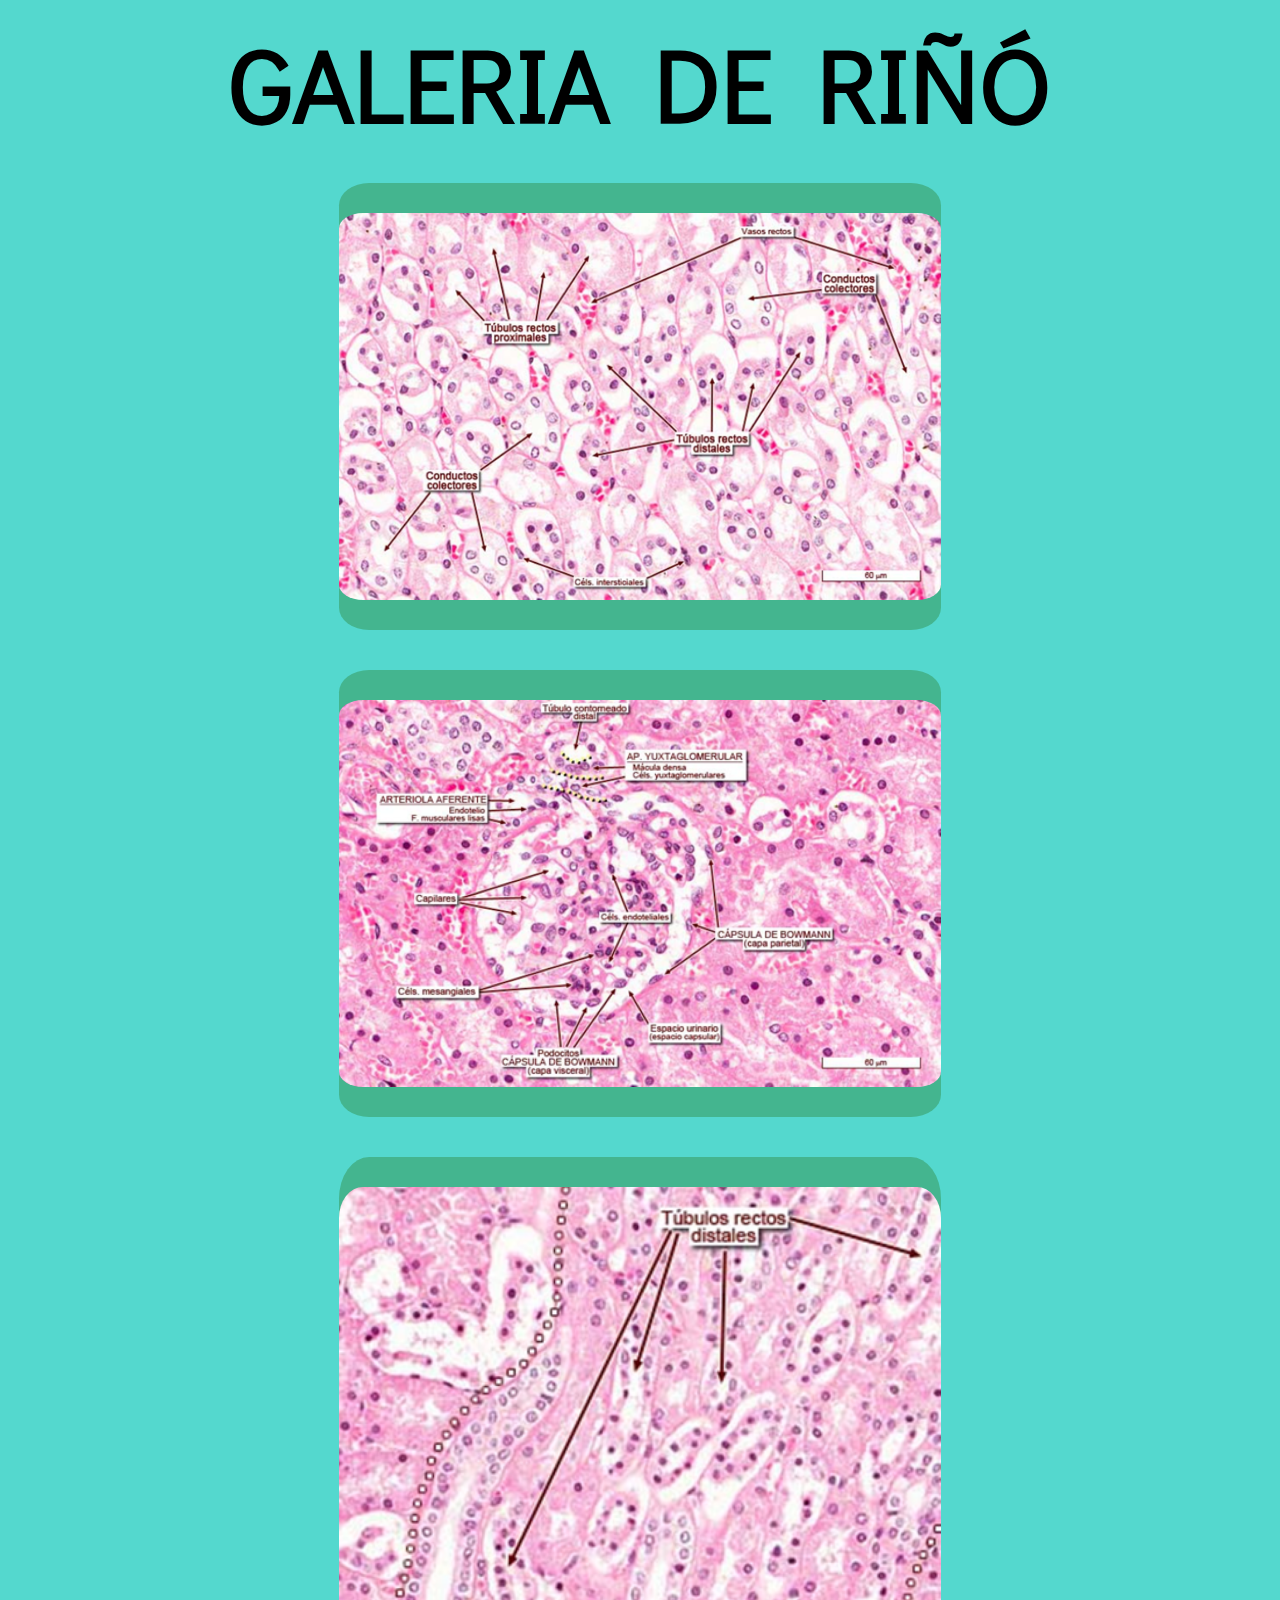
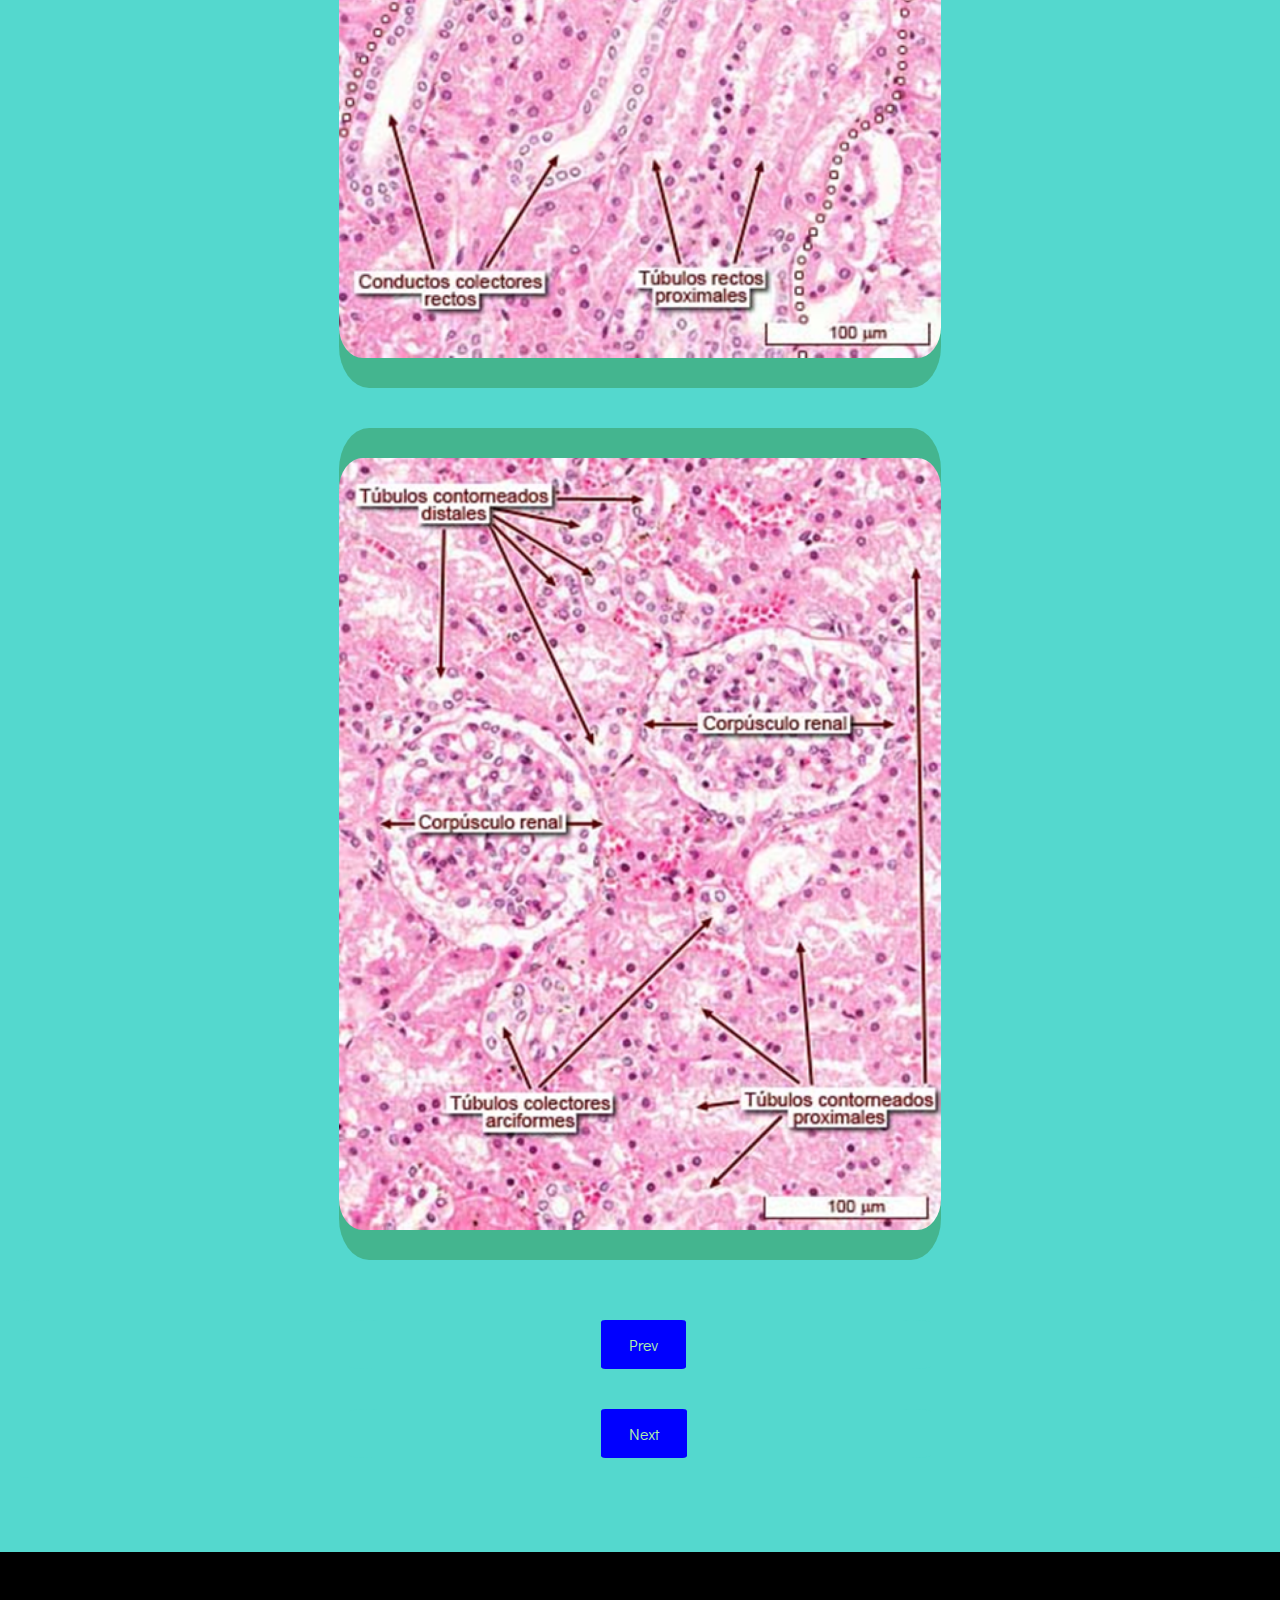
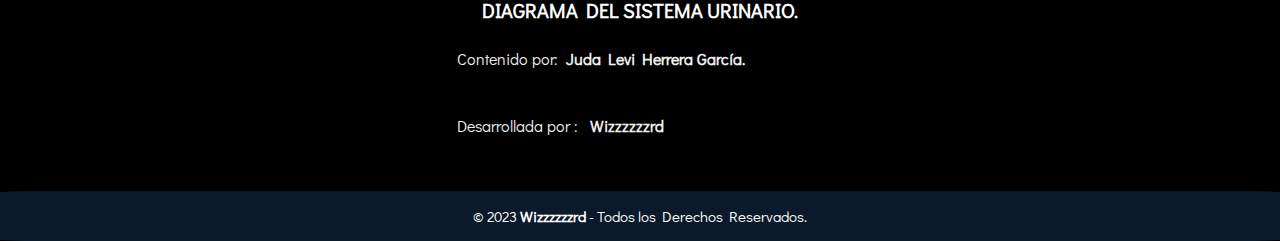
<file: juda-sistema-urinario/riñonGaleria.html>
<!DOCTYPE html>
<html lang="en">
<head>
    <meta charset="UTF-8">
    <meta http-equiv="X-UA-Compatible" content="IE=edge">
    <meta name="viewport" content="width=device-width, initial-scale=1.0">
    <!-- LINK CSS INDEX -->
    <link rel="stylesheet" href="css/index.css">
    <!-- LINK API DE FUENTE GOOGLE -->
    <link rel="preconnect" href="https://fonts.googleapis.com">
    <link rel="preconnect" href="https://fonts.gstatic.com" crossorigin>
    <link href="https://fonts.googleapis.com/css2?family=Didact+Gothic&display=swap" rel="stylesheet">
    <title>Document</title>
</head>
<body>
    <h1 class="title-principal">GALERIA DE RIÑÓ</h1>
    <div class="contTwo">
        <div class="boxTwo" style="background-color: #44B58F;">
            <figure class="cont-img">
                <img src="imagenes/riñonGaleria/11.png" alt="" style="margin-top: 5%; margin-bottom: 5%">
            </figure>
        </div>
        <div class="boxTwo" style="background-color: #44B58F;">
            <figure class="cont-img">
                <img src="imagenes/riñonGaleria/22.png" alt="" style="margin-top: 5%; margin-bottom: 5%">
            </figure>
        </div>
        <div class="boxTwo" style="background-color: #44B58F;">
            <figure class="cont-img">
                <img src="imagenes/riñonGaleria/33.png" alt="" style="margin-top: 5%; margin-bottom: 5%">
            </figure>
        </div>
	    <div class="boxTwo" style="background-color: #44B58F;">
            <figure class="cont-img">
                <img src="imagenes/riñonGaleria/44.png" alt="" style="margin-top: 5%; margin-bottom: 5%">
            </figure>
        </div>
</div>

         <!--BOTONES-->
         <div class="contOne" style="background-color: #54D8CE">
            <div class="boxOne">
                <div class="contTwo">
                    <div class="boxTwo" style="background-color: #54D8CE">
                        <div class="button" style="background-color: #54D8CE">
                            <li><a href="riñon.html">Prev</a>
                        </div>
                    </div>
                    <div class="boxTwo" style="background-color: #54D8CE">
                        <div class="button" style="background-color: #54D8CE">
                            <li><a href="nefronaGaleria.html">Next</a>
                        </div>
                    </div>
                </div>
            </div>
        </div>    
</body>
    <!-- FOOTER -->
    <br><br><br>
    <footer class="pie-pagina" id="pie" style="background-color: rgb(0, 0, 0);">
       <div class="grupo-1">
           <div class="box-footer">
            
           </div>
           <div class="box-footer">
               <h2 style="font-family: 'Didact Gothic', sans-serif;">DIAGRAMA DEL SISTEMA URINARIO.</h2>
               <p style="font-family: 'Didact Gothic', sans-serif;" >Contenido por:&nbsp;&nbsp;<b>Juda Levi Herrera García.</b></p>
               <br>
               <a href="https://www.instagram.com/wizzzzzzrd/?igshid=ZDdkNTZiNTM%3D">
                 <p style="font-family: 'Didact Gothic', sans-serif;">Desarrollada por :&nbsp;&nbsp;<b><i class="fa-solid fa-microchip"></i>&nbsp;Wizzzzzzrd</b></p>
               </a>
           </div>
       </div>
       <div class="grupo-2">
           <small>&copy; 2023 <b>Wizzzzzzrd</b> - Todos los Derechos Reservados.</small>
       </div>
   </footer>
   
   <!-- ESTILOS AGREGADOS -->
   <style>
       a{
           text-decoration:none;            
       }
   </style>
   <div id="pie"></div>
</html>
</file>
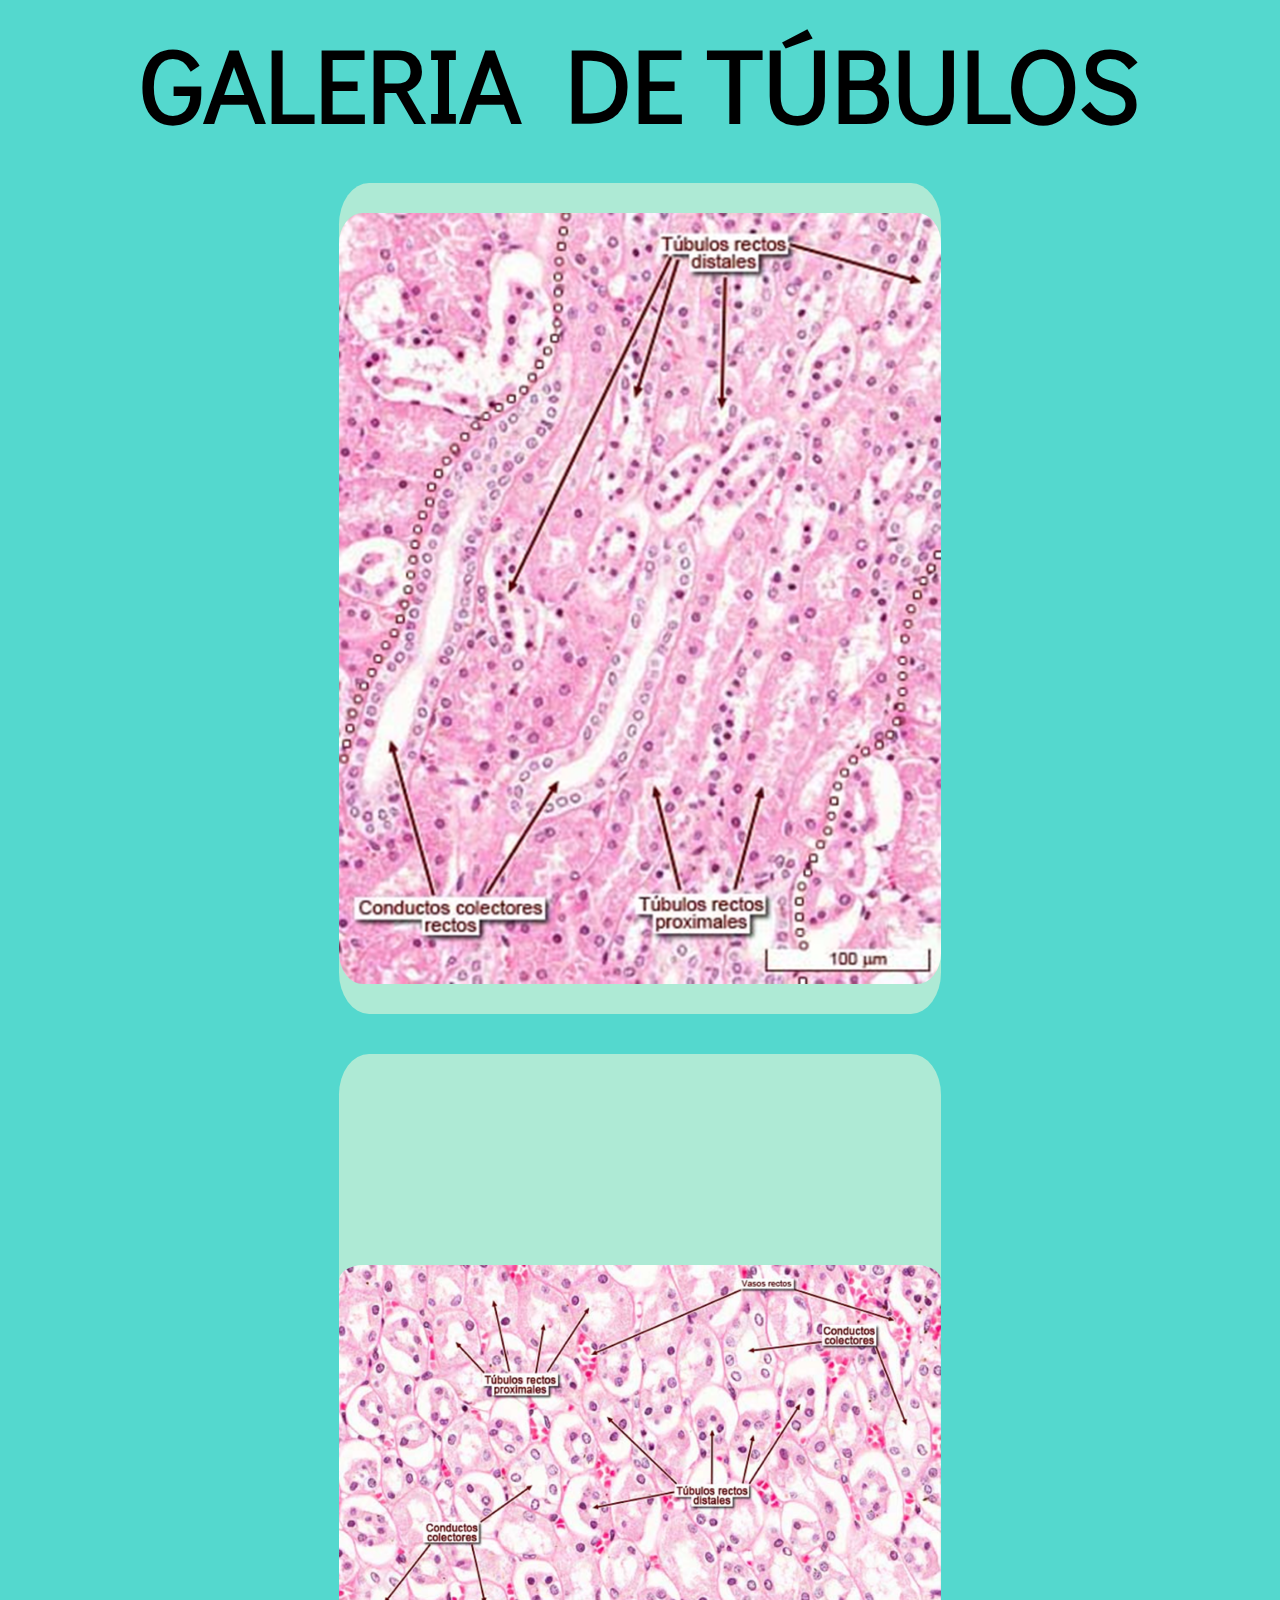
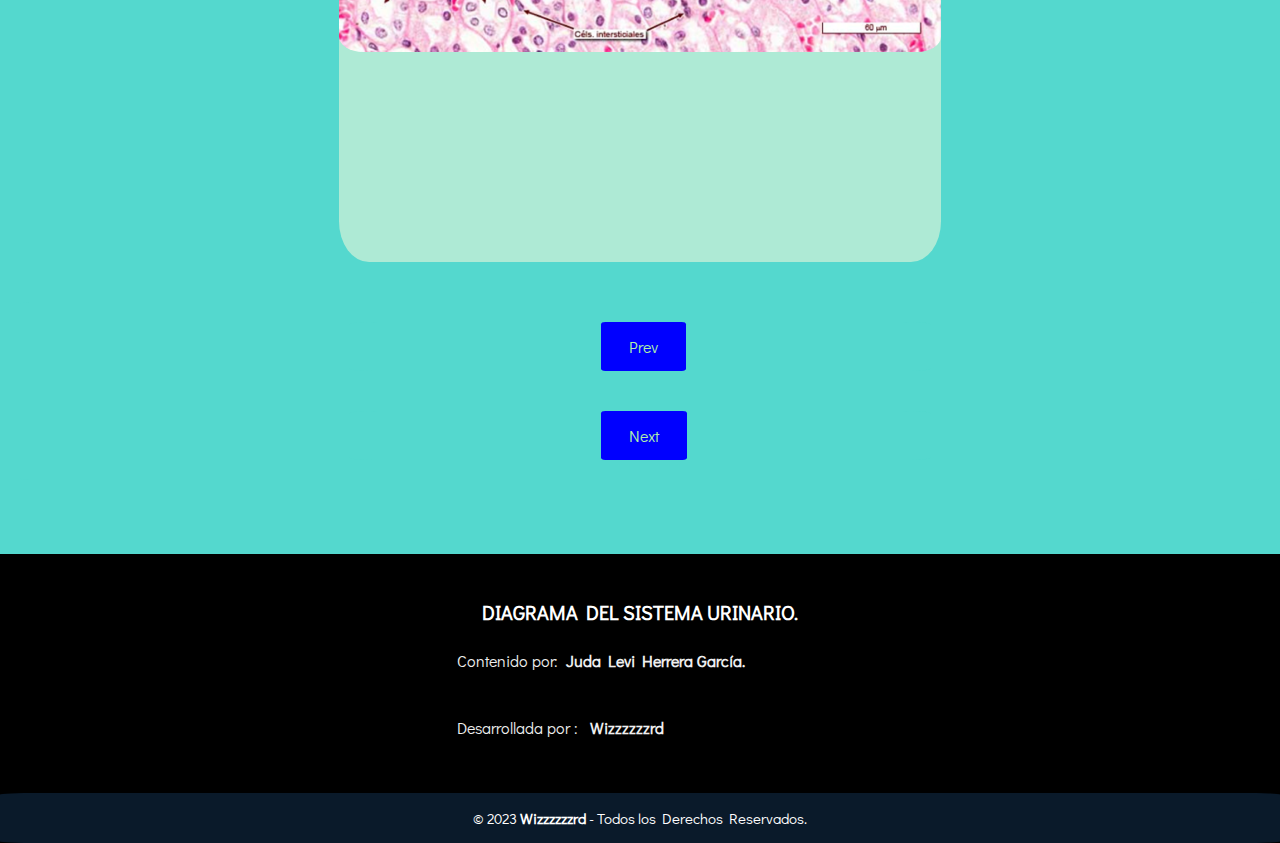
<file: juda-sistema-urinario/tubulosColectoresGaleria.html>
<!DOCTYPE html>
<html lang="en">
<head>
    <meta charset="UTF-8">
    <meta http-equiv="X-UA-Compatible" content="IE=edge">
    <meta name="viewport" content="width=device-width, initial-scale=1.0">
    <!-- LINK CSS INDEX -->
    <link rel="stylesheet" href="css/index.css">
    <!-- LINK API DE FUENTE GOOGLE -->
    <link rel="preconnect" href="https://fonts.googleapis.com">
    <link rel="preconnect" href="https://fonts.gstatic.com" crossorigin>
    <link href="https://fonts.googleapis.com/css2?family=Didact+Gothic&display=swap" rel="stylesheet">
    <title>Document</title>
</head>
<body>
    <h1 class="title-principal">GALERIA DE TÚBULOS</h1>
    <div class="contTwo">
        <div class="boxTwo" style="background-color: #AEEAD5;">
            <figure class="cont-img">
                <img src="imagenes/tubulosGaleria/11.png" alt="" style="margin-top: 5%; margin-bottom: 5%">
            </figure>
        </div>
        <div class="boxTwo" style="background-color: #AEEAD5;">
            <figure class="cont-img">
                <img src="imagenes/tubulosGaleria/22.png" alt="" style="margin-top: 35%; margin-bottom: 35%">
            </figure>
        </div>
</div>

         <!--BOTONES-->
         <div class="contOne" style="background-color: #54D8CE">
            <div class="boxOne">
                <div class="contTwo">
                    <div class="boxTwo" style="background-color: #54D8CE">
                        <div class="button" style="background-color: #54D8CE">
                            <li><a href="riñon.html">Prev</a>
                        </div>
                    </div>
                    <div class="boxTwo" style="background-color: #54D8CE">
                        <div class="button" style="background-color: #54D8CE">
                            <li><a href="pelvisRenalGaleria.html">Next</a>
                        </div>
                    </div>
                </div>
            </div>
        </div>    
</body>
    <!-- FOOTER -->
    <br><br><br>
    <footer class="pie-pagina" id="pie" style="background-color: rgb(0, 0, 0);">
       <div class="grupo-1">
           <div class="box-footer">
            
           </div>
           <div class="box-footer">
               <h2 style="font-family: 'Didact Gothic', sans-serif;">DIAGRAMA DEL SISTEMA URINARIO.</h2>
               <p style="font-family: 'Didact Gothic', sans-serif;" >Contenido por:&nbsp;&nbsp;<b>Juda Levi Herrera García.</b></p>
               <br>
               <a href="https://www.instagram.com/wizzzzzzrd/?igshid=ZDdkNTZiNTM%3D">
                 <p style="font-family: 'Didact Gothic', sans-serif;">Desarrollada por :&nbsp;&nbsp;<b><i class="fa-solid fa-microchip"></i>&nbsp;Wizzzzzzrd</b></p>
               </a>
           </div>
       </div>
       <div class="grupo-2">
           <small>&copy; 2023 <b>Wizzzzzzrd</b> - Todos los Derechos Reservados.</small>
       </div>
   </footer>
   
   <!-- ESTILOS AGREGADOS -->
   <style>
       a{
           text-decoration:none;            
       }
   </style>
   <div id="pie"></div>
</html>
</file>
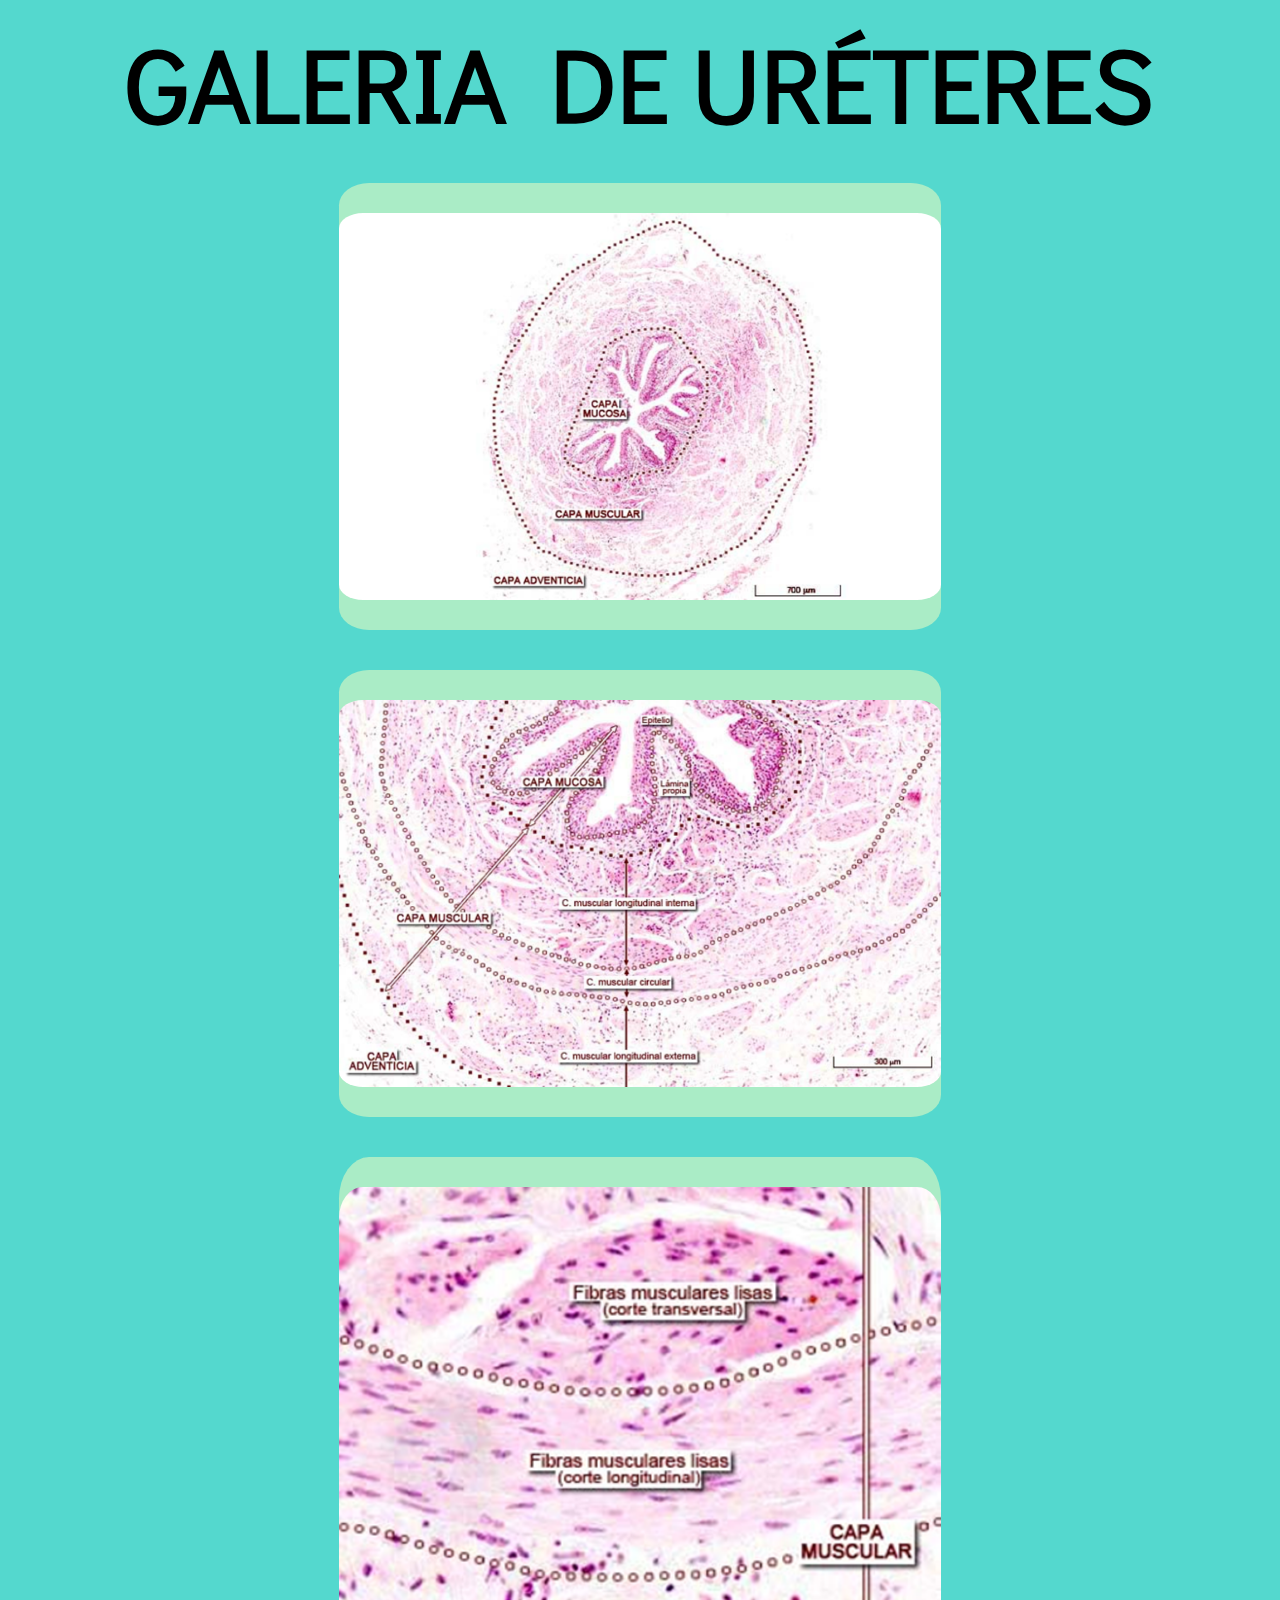
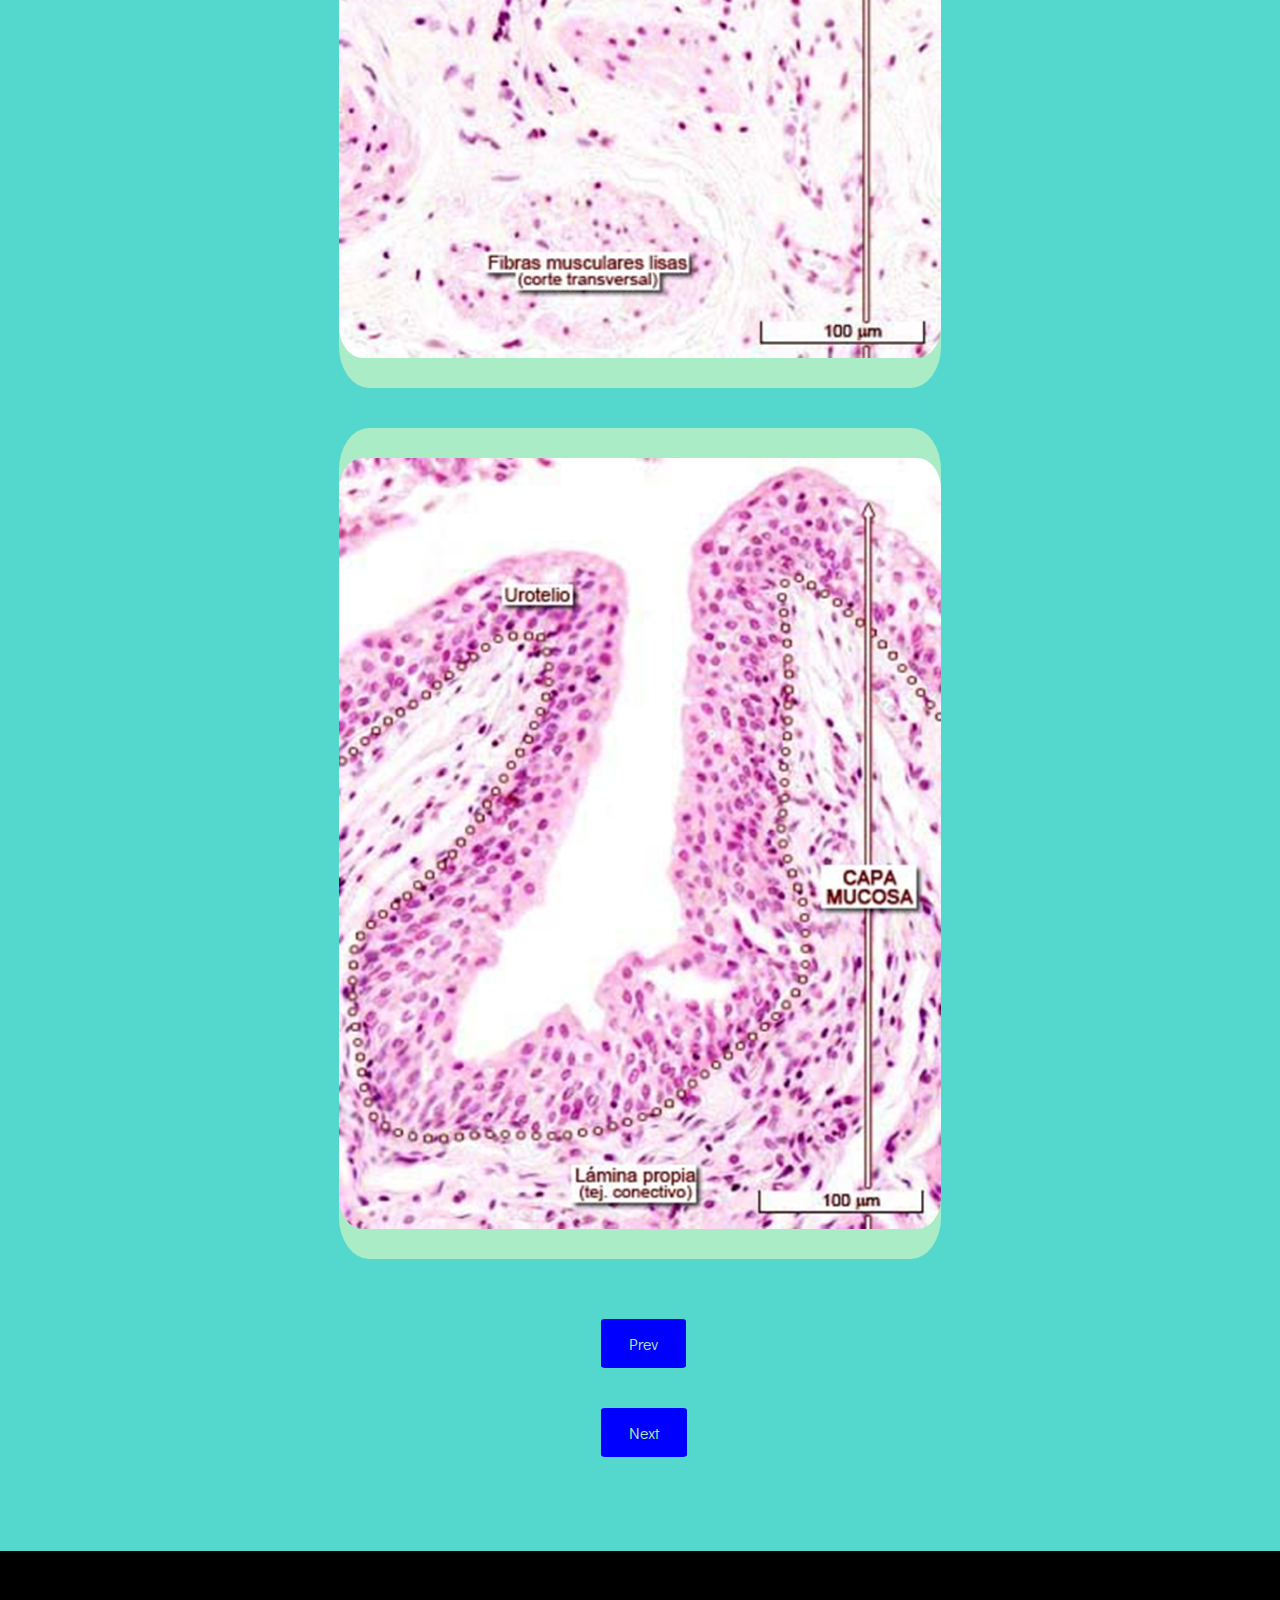
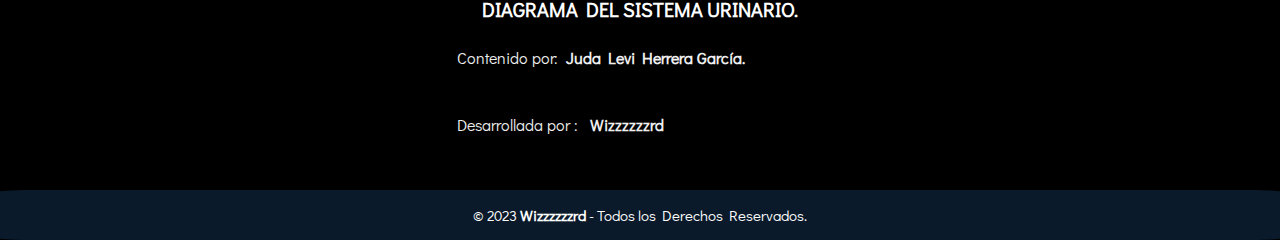
<file: juda-sistema-urinario/ureteresGaleria.html>
<!DOCTYPE html>
<html lang="en">
<head>
    <meta charset="UTF-8">
    <meta http-equiv="X-UA-Compatible" content="IE=edge">
    <meta name="viewport" content="width=device-width, initial-scale=1.0">
    <!-- LINK CSS INDEX -->
    <link rel="stylesheet" href="css/index.css">
    <!-- LINK API DE FUENTE GOOGLE -->
    <link rel="preconnect" href="https://fonts.googleapis.com">
    <link rel="preconnect" href="https://fonts.gstatic.com" crossorigin>
    <link href="https://fonts.googleapis.com/css2?family=Didact+Gothic&display=swap" rel="stylesheet">
    <title>Document</title>
</head>
<body>
    <h1 class="title-principal">GALERIA DE URÉTERES</h1>
    <div class="contTwo">
        <div class="boxTwo" style="background-color: #AAECC6;">
            <figure class="cont-img">
                <img src="imagenes/UreteresGaleria/11.png" alt="" style="margin-top: 5%; margin-bottom: 5%">
            </figure>
        </div>
        <div class="boxTwo" style="background-color: #AAECC6;">
            <figure class="cont-img">
                <img src="imagenes/UreteresGaleria/22.png" alt="" style="margin-top: 5%; margin-bottom: 5%">
            </figure>
        </div>
        <div class="boxTwo" style="background-color: #AAECC6;">
            <figure class="cont-img">
                <img src="imagenes/UreteresGaleria/33.png" alt="" style="margin-top: 5%; margin-bottom: 5%">
            </figure>
        </div>
	    <div class="boxTwo" style="background-color: #AAECC6;">
            <figure class="cont-img">
                <img src="imagenes/UreteresGaleria/44.png" alt="" style="margin-top: 5%; margin-bottom: 5%">
            </figure>
        </div>
</div>

         <!--BOTONES-->
         <div class="contOne" style="background-color: #54D8CE">
            <div class="boxOne">
                <div class="contTwo">
                    <div class="boxTwo" style="background-color: #54D8CE">
                        <div class="button" style="background-color: #54D8CE">
                            <li><a href="viasUrinarias.html">Prev</a>
                        </div>
                    </div>
                    <div class="boxTwo" style="background-color: #54D8CE">
                        <div class="button" style="background-color: #54D8CE">
                            <li><a href="vejigaUrinariaGaleria.html">Next</a>
                        </div>
                    </div>
                </div>
            </div>
        </div>    
</body>
    <!-- FOOTER -->
    <br><br><br>
    <footer class="pie-pagina" id="pie" style="background-color: rgb(0, 0, 0);">
       <div class="grupo-1">
           <div class="box-footer">
            
           </div>
           <div class="box-footer">
               <h2 style="font-family: 'Didact Gothic', sans-serif;">DIAGRAMA DEL SISTEMA URINARIO.</h2>
               <p style="font-family: 'Didact Gothic', sans-serif;" >Contenido por:&nbsp;&nbsp;<b>Juda Levi Herrera García.</b></p>
               <br>
               <a href="https://www.instagram.com/wizzzzzzrd/?igshid=ZDdkNTZiNTM%3D">
                 <p style="font-family: 'Didact Gothic', sans-serif;">Desarrollada por :&nbsp;&nbsp;<b><i class="fa-solid fa-microchip"></i>&nbsp;Wizzzzzzrd</b></p>
               </a>
           </div>
       </div>
       <div class="grupo-2">
           <small>&copy; 2023 <b>Wizzzzzzrd</b> - Todos los Derechos Reservados.</small>
       </div>
   </footer>
   
   <!-- ESTILOS AGREGADOS -->
   <style>
       a{
           text-decoration:none;            
       }
   </style>
   <div id="pie"></div>
</html>
</file>
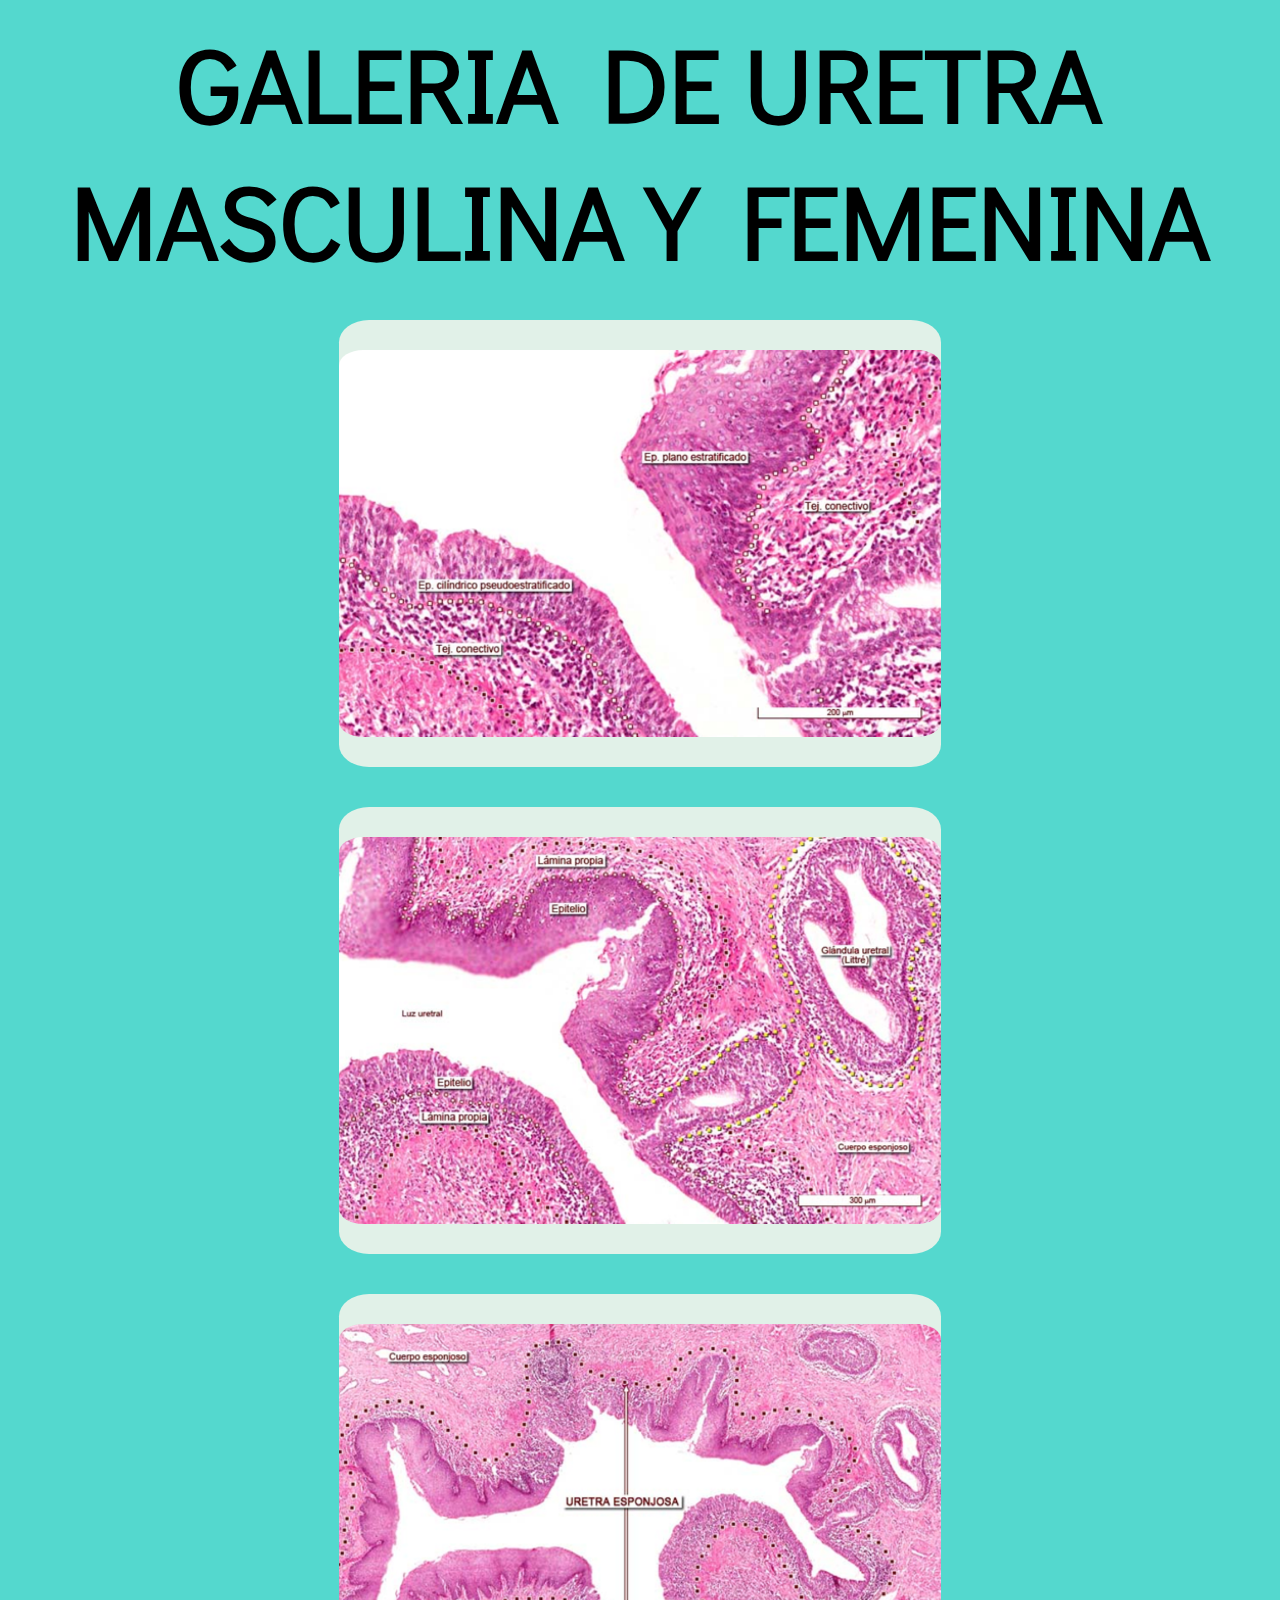
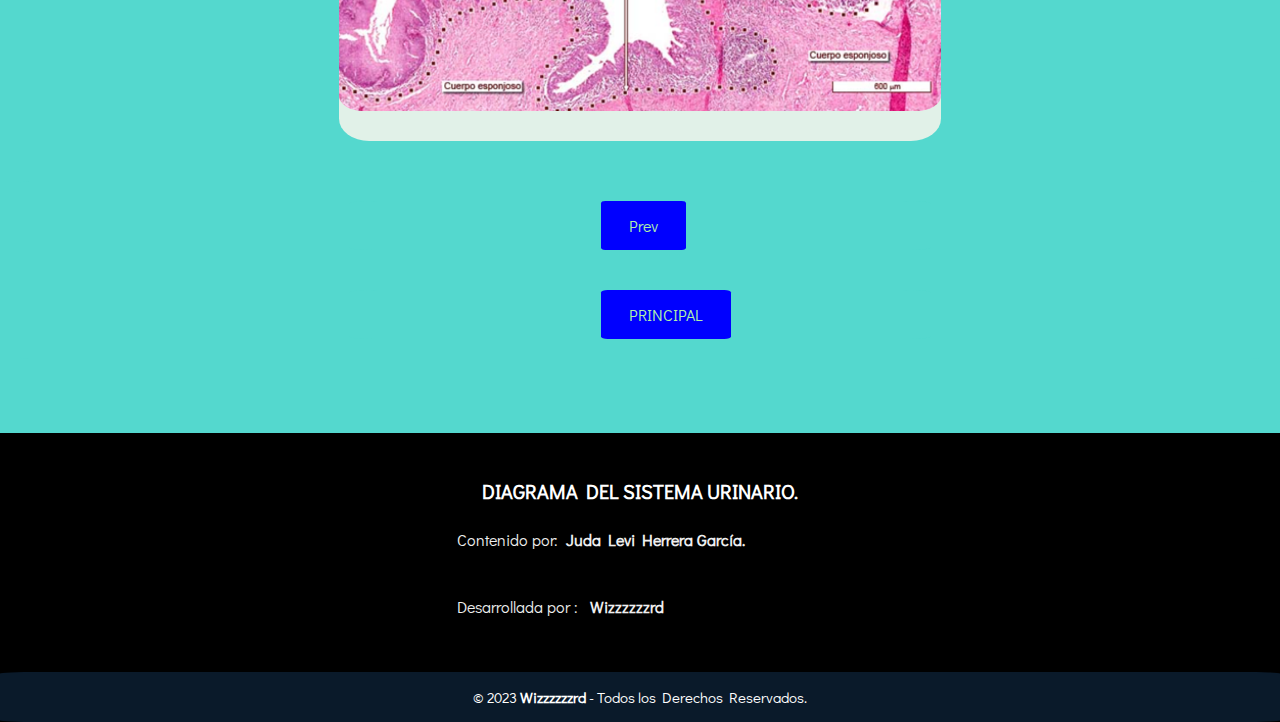
<file: juda-sistema-urinario/uretraGaleria.html>
<!DOCTYPE html>
<html lang="en">
<head>
    <meta charset="UTF-8">
    <meta http-equiv="X-UA-Compatible" content="IE=edge">
    <meta name="viewport" content="width=device-width, initial-scale=1.0">
    <!-- LINK CSS INDEX -->
    <link rel="stylesheet" href="css/index.css">
    <!-- LINK API DE FUENTE GOOGLE -->
    <link rel="preconnect" href="https://fonts.googleapis.com">
    <link rel="preconnect" href="https://fonts.gstatic.com" crossorigin>
    <link href="https://fonts.googleapis.com/css2?family=Didact+Gothic&display=swap" rel="stylesheet">
    <title>Document</title>
</head>
<body>
    <h1 class="title-principal">GALERIA DE URETRA MASCULINA Y FEMENINA</h1>
    <div class="contTwo">
        <div class="boxTwo" style="background-color: #E1F1E8;">
            <figure class="cont-img">
                <img src="imagenes/UretraMasculinaFemeninaGaleria/11.png" alt="" style="margin-top: 5%; margin-bottom: 5%">
            </figure>
        </div>
        <div class="boxTwo" style="background-color: #E1F1E8;">
            <figure class="cont-img">
                <img src="imagenes/UretraMasculinaFemeninaGaleria/22.png" alt="" style="margin-top: 5%; margin-bottom: 5%">
            </figure>
        </div>
        <div class="boxTwo" style="background-color: #E1F1E8;">
            <figure class="cont-img">
                <img src="imagenes/UretraMasculinaFemeninaGaleria/33.png" alt="" style="margin-top: 5%; margin-bottom: 5%">
            </figure>
        </div>
</div>

         <!--BOTONES-->
         <div class="contOne" style="background-color: #54D8CE">
            <div class="boxOne">
                <div class="contTwo">
                    <div class="boxTwo" style="background-color: #54D8CE">
                        <div class="button" style="background-color: #54D8CE">
                            <li><a href="viasUrinarias.html">Prev</a>
                        </div>
                    </div>
                    <div class="boxTwo" style="background-color: #54D8CE">
                        <div class="button" style="background-color: #54D8CE">
                            <li><a href="index.html">PRINCIPAL</a>
                        </div>
                    </div>
                </div>
            </div>
        </div>    
</body>
    <!-- FOOTER -->
    <br><br><br>
    <footer class="pie-pagina" id="pie" style="background-color: rgb(0, 0, 0);">
       <div class="grupo-1">
           <div class="box-footer">
            
           </div>
           <div class="box-footer">
               <h2 style="font-family: 'Didact Gothic', sans-serif;">DIAGRAMA DEL SISTEMA URINARIO.</h2>
               <p style="font-family: 'Didact Gothic', sans-serif;" >Contenido por:&nbsp;&nbsp;<b>Juda Levi Herrera García.</b></p>
               <br>
               <a href="https://www.instagram.com/wizzzzzzrd/?igshid=ZDdkNTZiNTM%3D">
                 <p style="font-family: 'Didact Gothic', sans-serif;">Desarrollada por :&nbsp;&nbsp;<b><i class="fa-solid fa-microchip"></i>&nbsp;Wizzzzzzrd</b></p>
               </a>
           </div>
       </div>
       <div class="grupo-2">
           <small>&copy; 2023 <b>Wizzzzzzrd</b> - Todos los Derechos Reservados.</small>
       </div>
   </footer>
   
   <!-- ESTILOS AGREGADOS -->
   <style>
       a{
           text-decoration:none;            
       }
   </style>
   <div id="pie"></div>
</html>
</file>
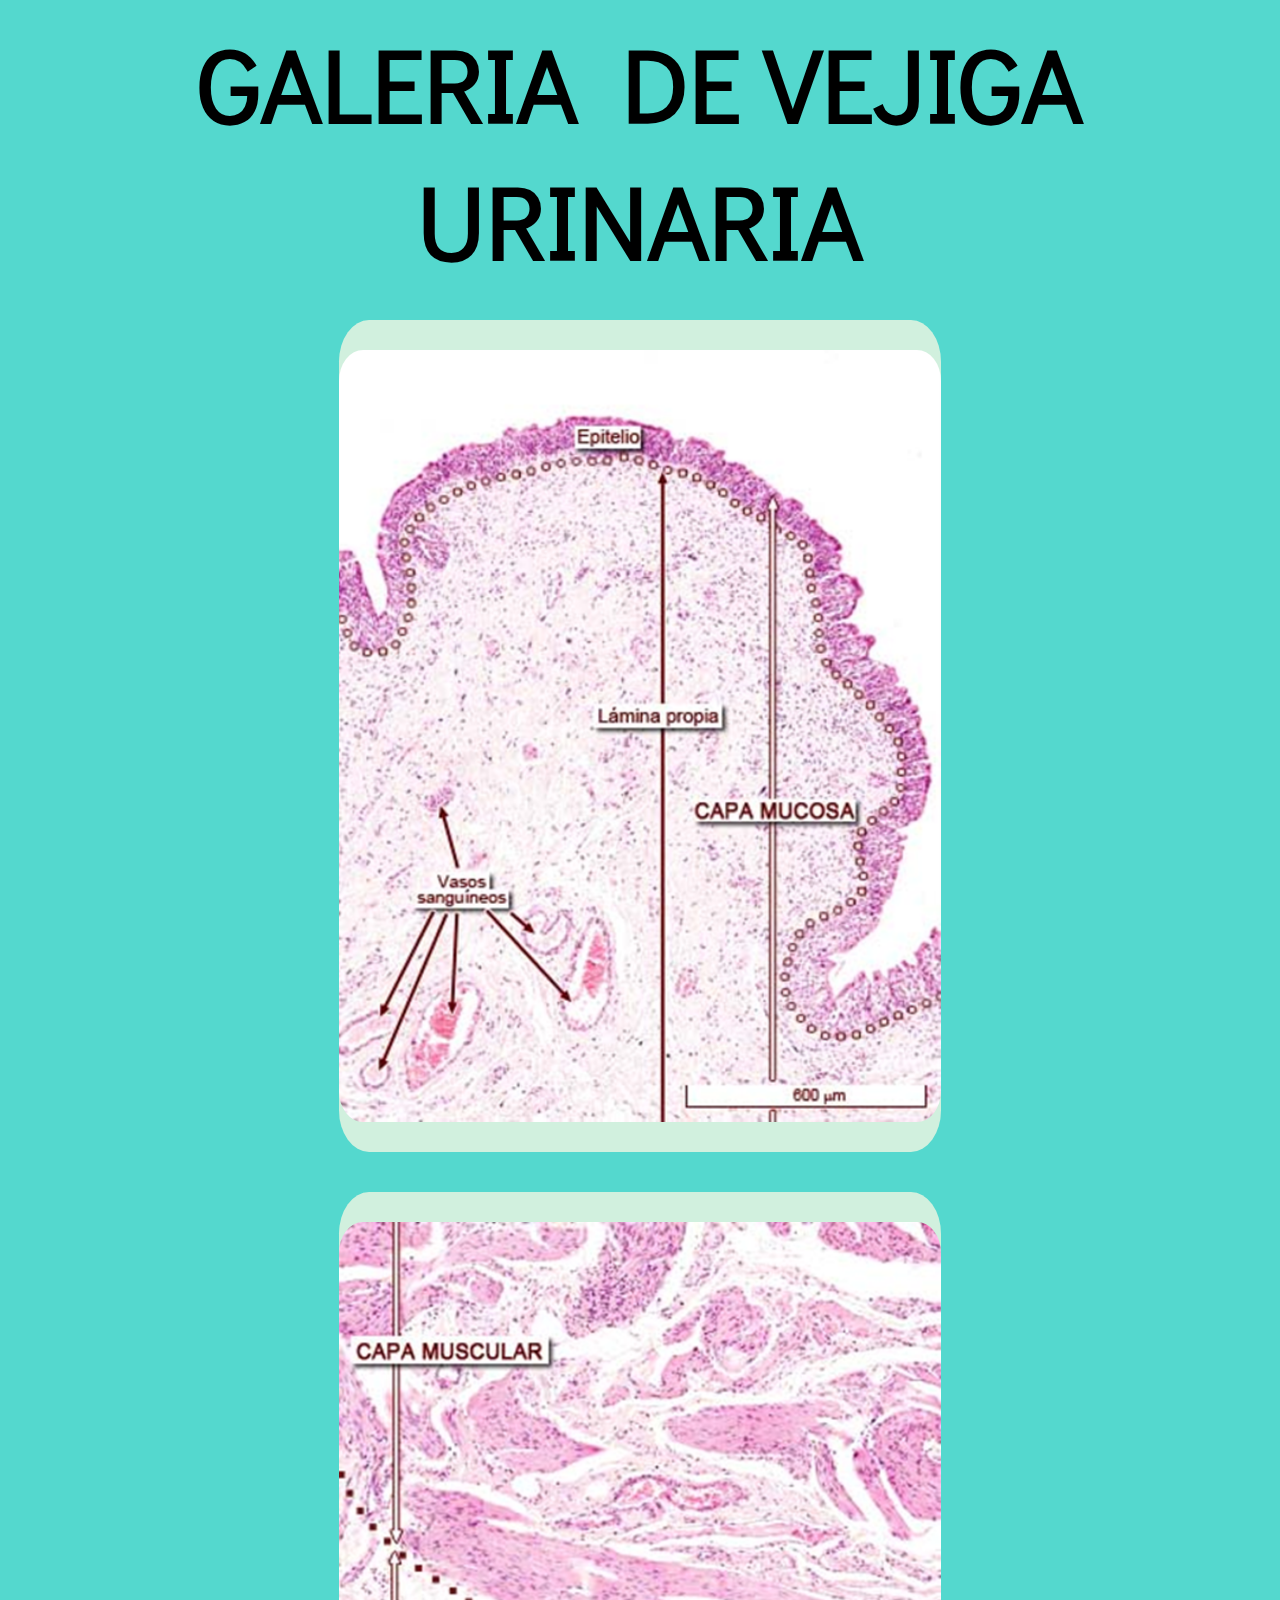
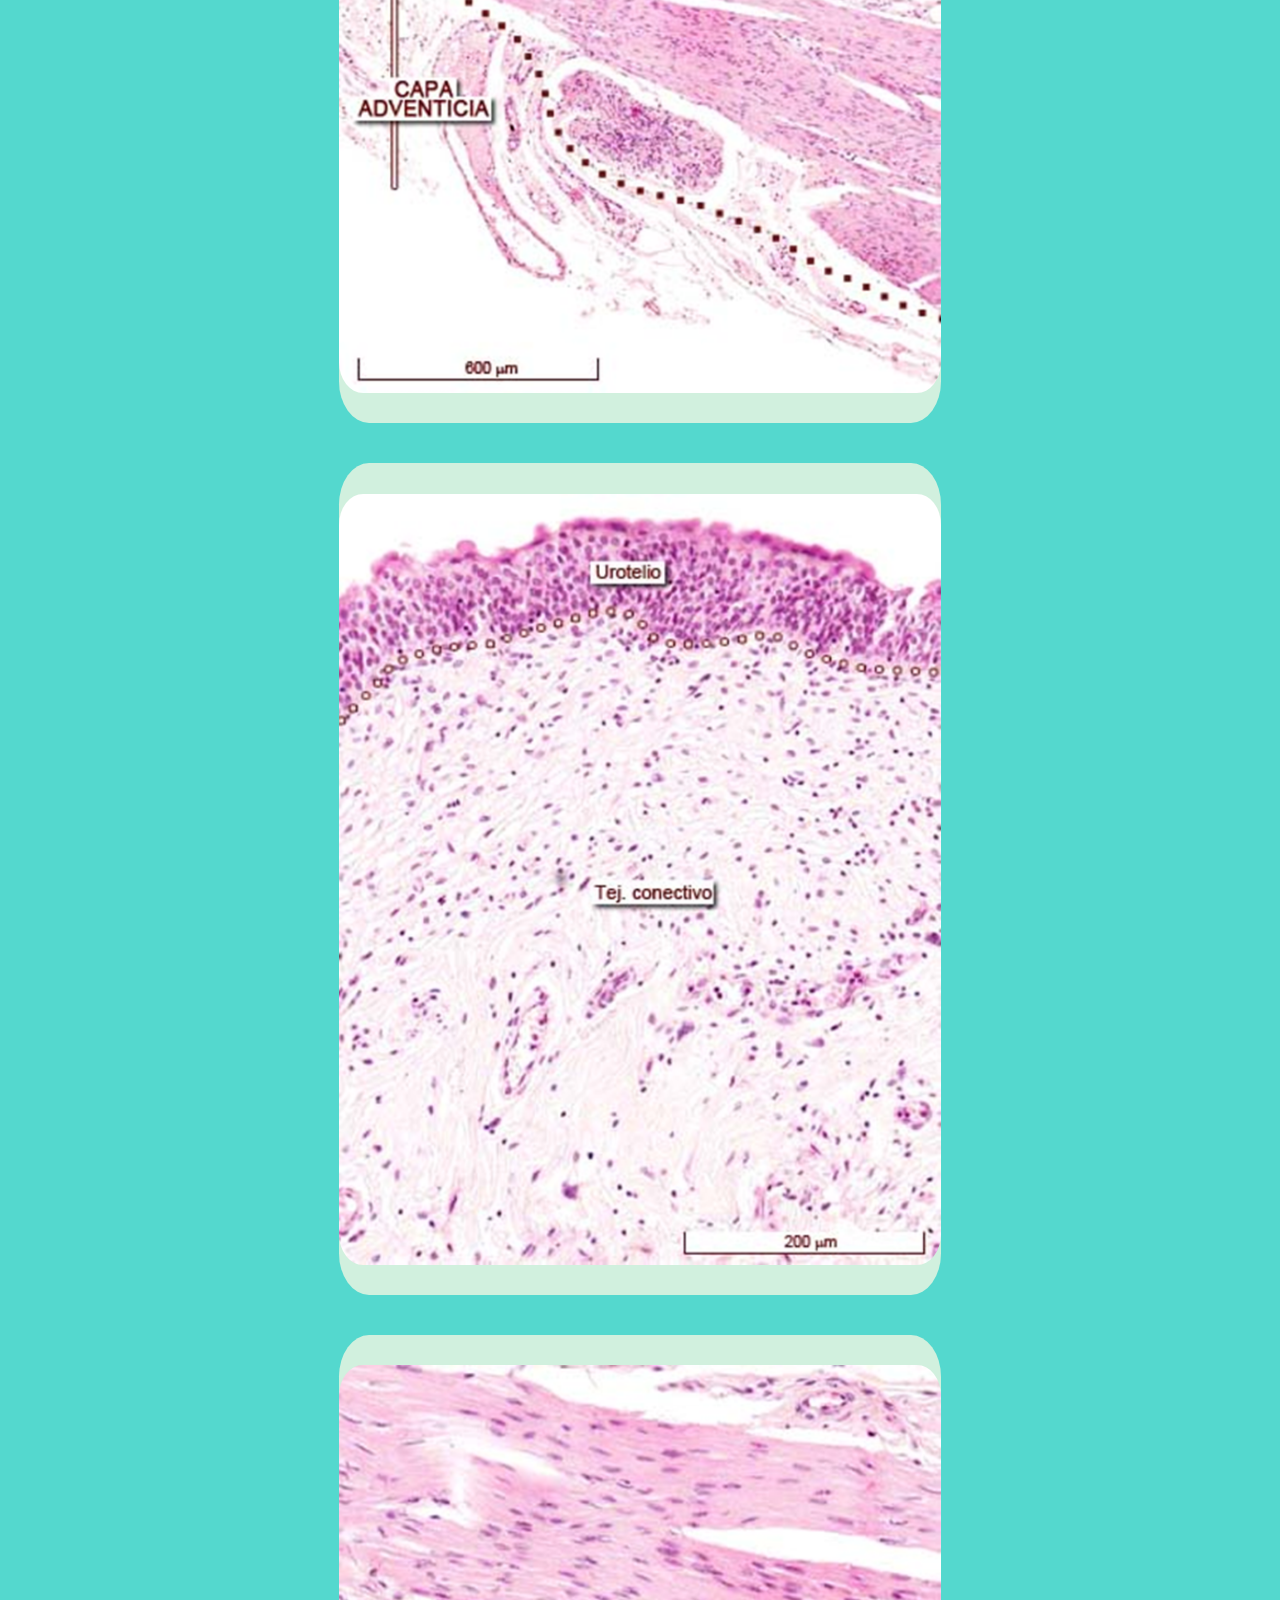
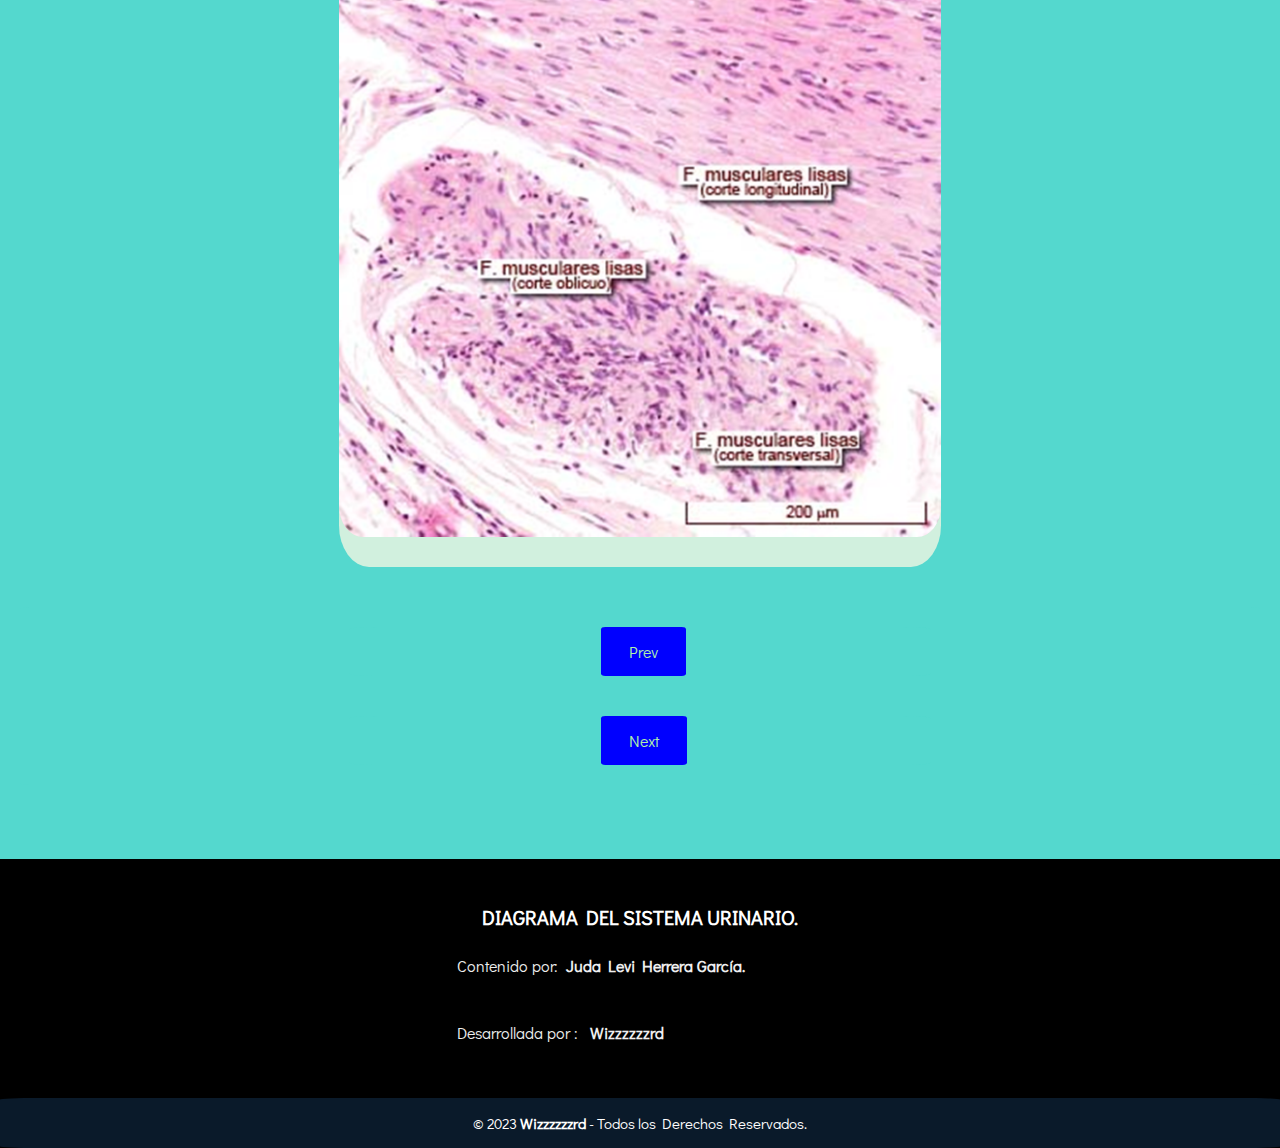
<file: juda-sistema-urinario/vejigaUrinariaGaleria.html>
<!DOCTYPE html>
<html lang="en">
<head>
    <meta charset="UTF-8">
    <meta http-equiv="X-UA-Compatible" content="IE=edge">
    <meta name="viewport" content="width=device-width, initial-scale=1.0">
    <!-- LINK CSS INDEX -->
    <link rel="stylesheet" href="css/index.css">
    <!-- LINK API DE FUENTE GOOGLE -->
    <link rel="preconnect" href="https://fonts.googleapis.com">
    <link rel="preconnect" href="https://fonts.gstatic.com" crossorigin>
    <link href="https://fonts.googleapis.com/css2?family=Didact+Gothic&display=swap" rel="stylesheet">
    <title>Document</title>
</head>
<body>
    <h1 class="title-principal">GALERIA DE VEJIGA URINARIA</h1>
    <div class="contTwo">
        <div class="boxTwo" style="background-color: #D1F0DE;">
            <figure class="cont-img">
                <img src="imagenes/vejigaUrinariaGaleria/11.png" alt="" style="margin-top: 5%; margin-bottom: 5%">
            </figure>
        </div>
        <div class="boxTwo" style="background-color: #D1F0DE;">
            <figure class="cont-img">
                <img src="imagenes/vejigaUrinariaGaleria/22.png" alt="" style="margin-top: 5%; margin-bottom: 5%">
            </figure>
        </div>
        <div class="boxTwo" style="background-color: #D1F0DE;">
            <figure class="cont-img">
                <img src="imagenes/vejigaUrinariaGaleria/33.png" alt="" style="margin-top: 5%; margin-bottom: 5%">
            </figure>
        </div>
	    <div class="boxTwo" style="background-color: #D1F0DE;">
            <figure class="cont-img">
                <img src="imagenes/vejigaUrinariaGaleria/44.png" alt="" style="margin-top: 5%; margin-bottom: 5%">
            </figure>
        </div>
</div>

         <!--BOTONES-->
         <div class="contOne" style="background-color: #54D8CE">
            <div class="boxOne">
                <div class="contTwo">
                    <div class="boxTwo" style="background-color: #54D8CE">
                        <div class="button" style="background-color: #54D8CE">
                            <li><a href="viasUrinarias.html">Prev</a>
                        </div>
                    </div>
                    <div class="boxTwo" style="background-color: #54D8CE">
                        <div class="button" style="background-color: #54D8CE">
                            <li><a href="uretraGaleria.html">Next</a>
                        </div>
                    </div>
                </div>
            </div>
        </div>    
</body>
    <!-- FOOTER -->
    <br><br><br>
    <footer class="pie-pagina" id="pie" style="background-color: rgb(0, 0, 0);">
       <div class="grupo-1">
           <div class="box-footer">
            
           </div>
           <div class="box-footer">
               <h2 style="font-family: 'Didact Gothic', sans-serif;">DIAGRAMA DEL SISTEMA URINARIO.</h2>
               <p style="font-family: 'Didact Gothic', sans-serif;" >Contenido por:&nbsp;&nbsp;<b>Juda Levi Herrera García.</b></p>
               <br>
               <a href="https://www.instagram.com/wizzzzzzrd/?igshid=ZDdkNTZiNTM%3D">
                 <p style="font-family: 'Didact Gothic', sans-serif;">Desarrollada por :&nbsp;&nbsp;<b><i class="fa-solid fa-microchip"></i>&nbsp;Wizzzzzzrd</b></p>
               </a>
           </div>
       </div>
       <div class="grupo-2">
           <small>&copy; 2023 <b>Wizzzzzzrd</b> - Todos los Derechos Reservados.</small>
       </div>
   </footer>
   
   <!-- ESTILOS AGREGADOS -->
   <style>
       a{
           text-decoration:none;            
       }
   </style>
   <div id="pie"></div>
</html>
</file>
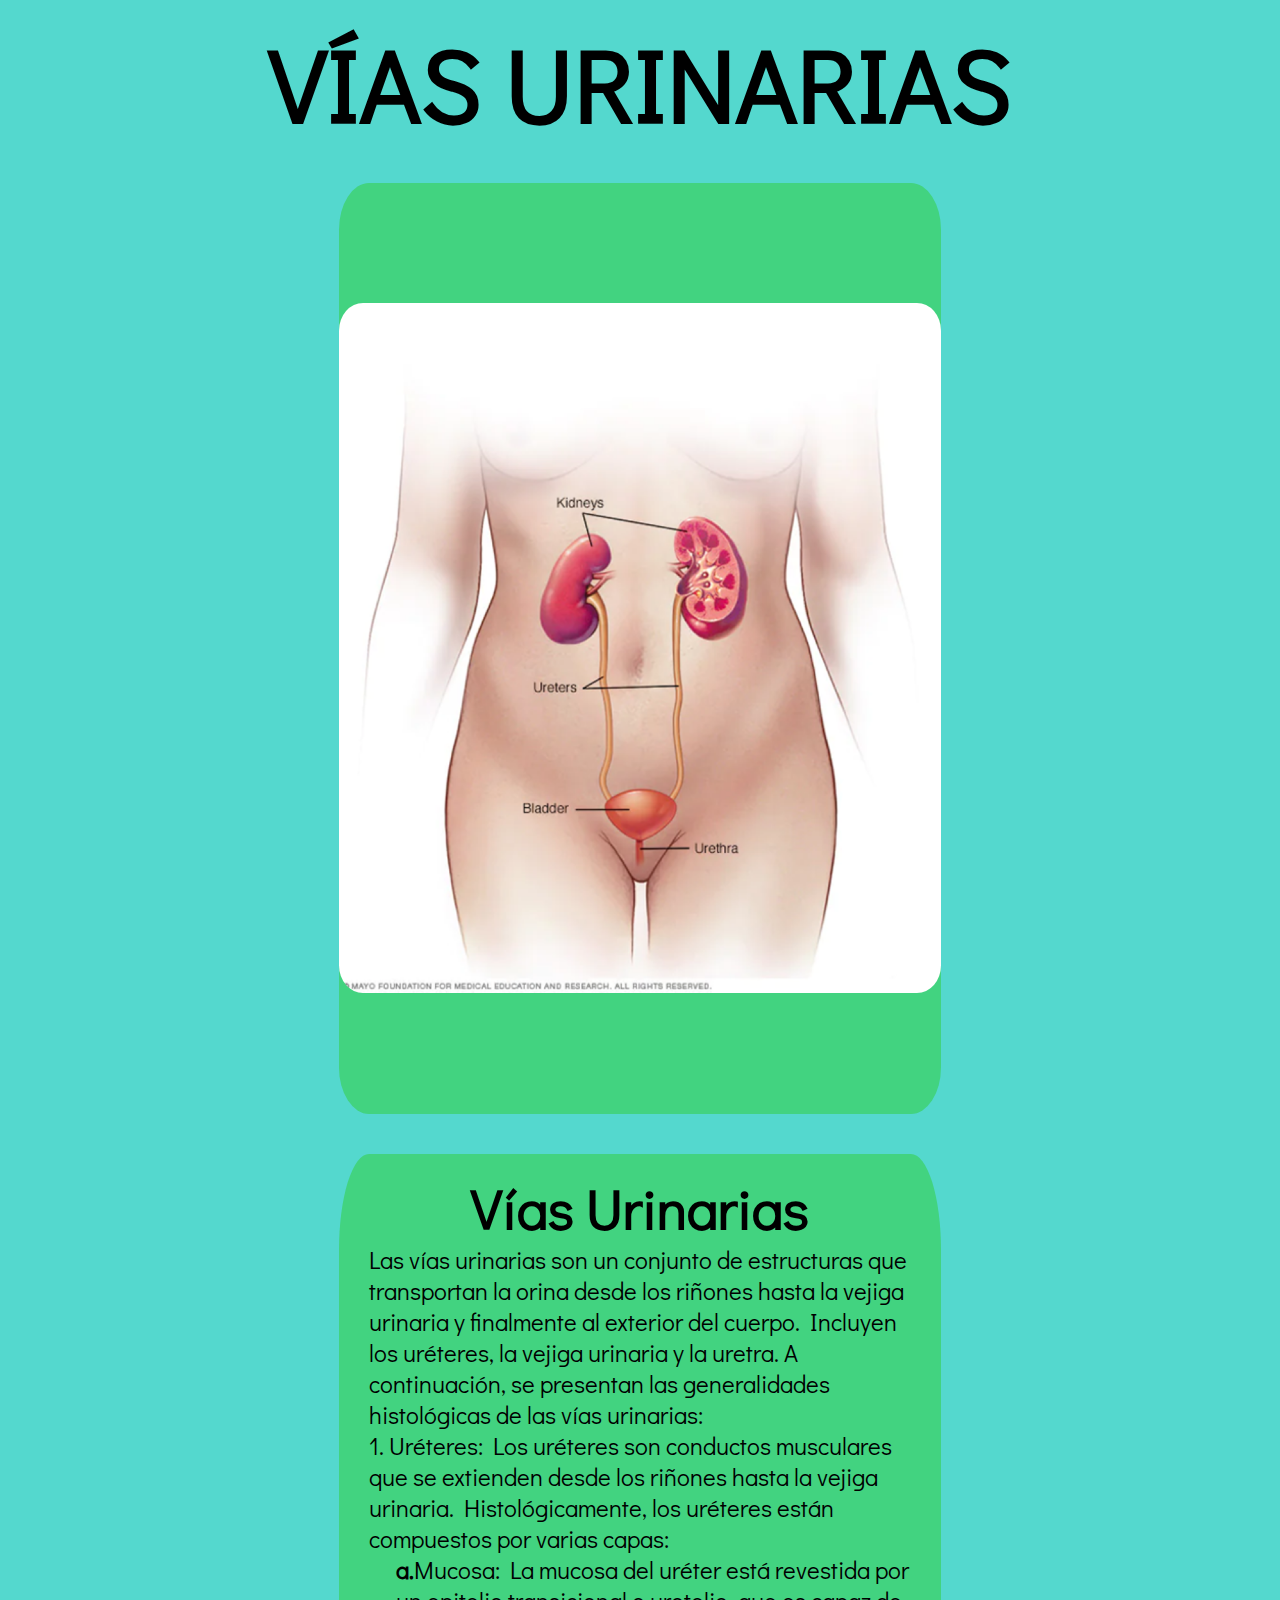
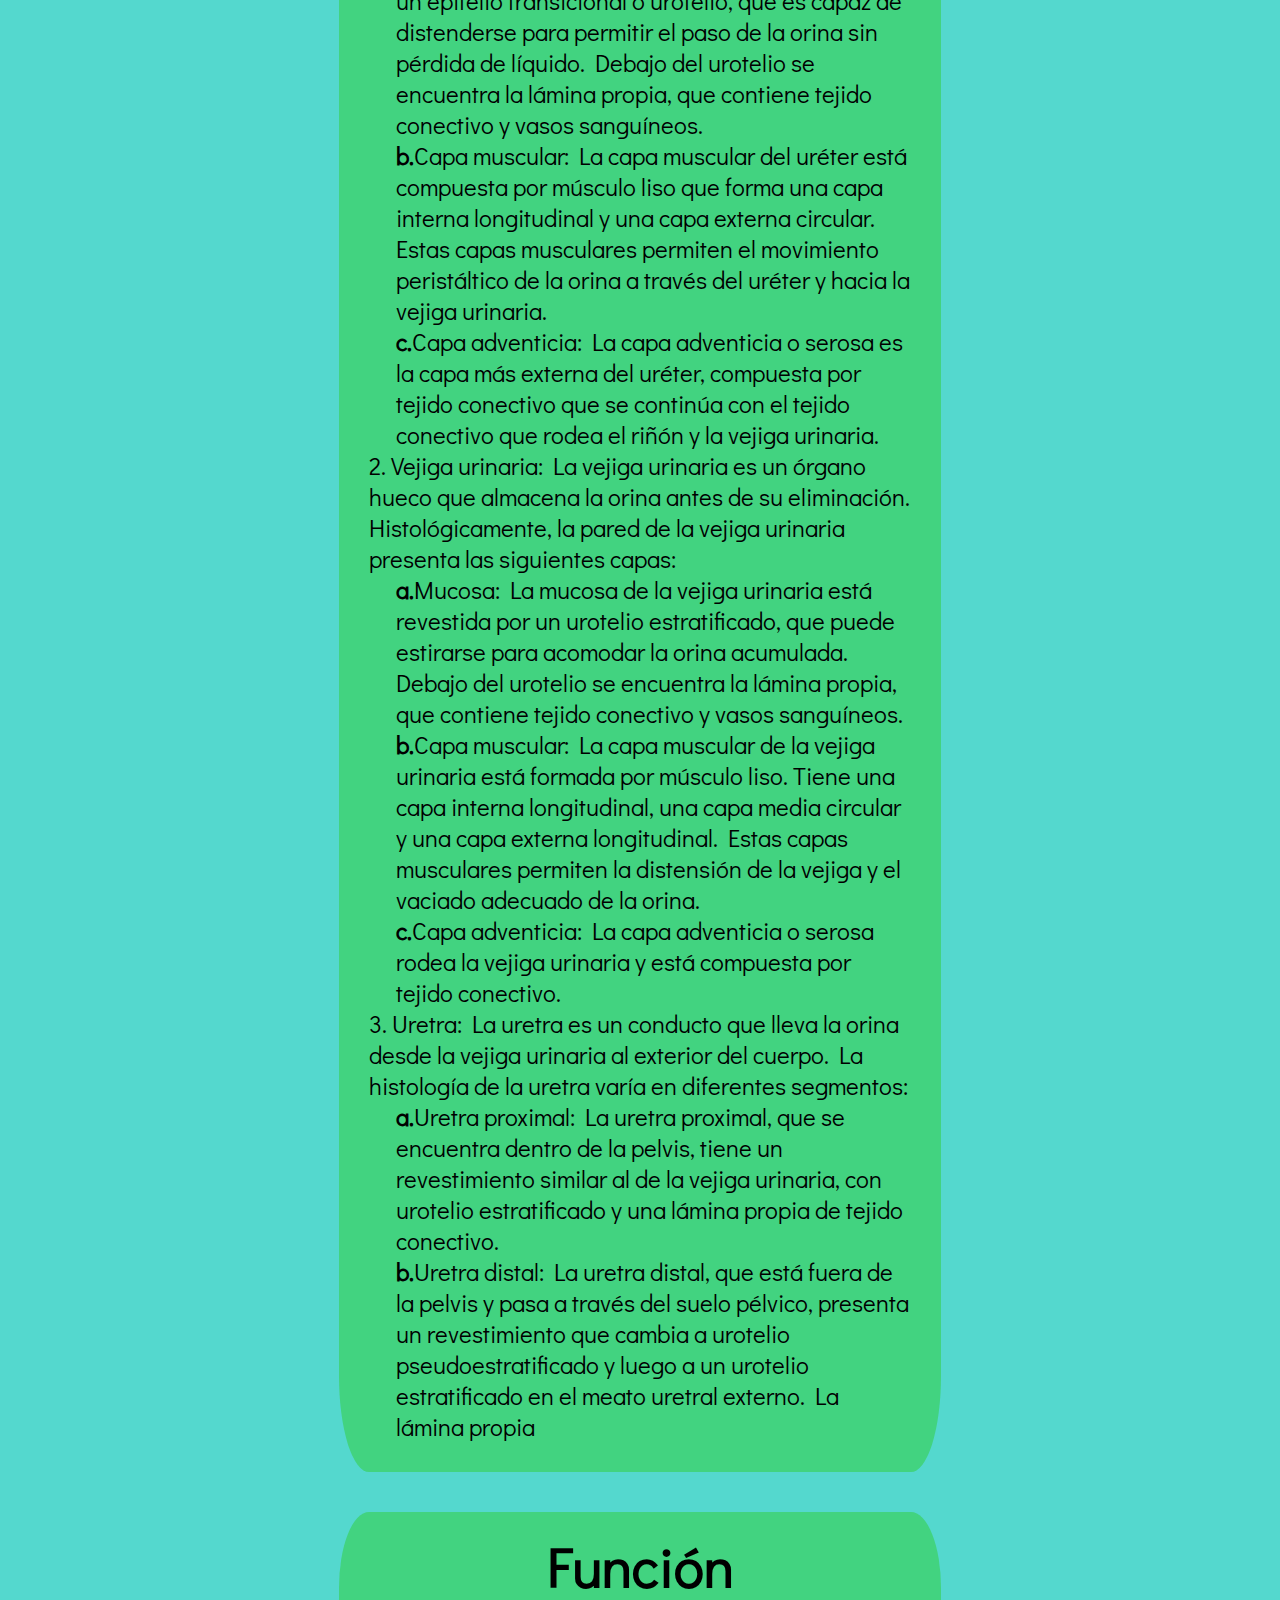
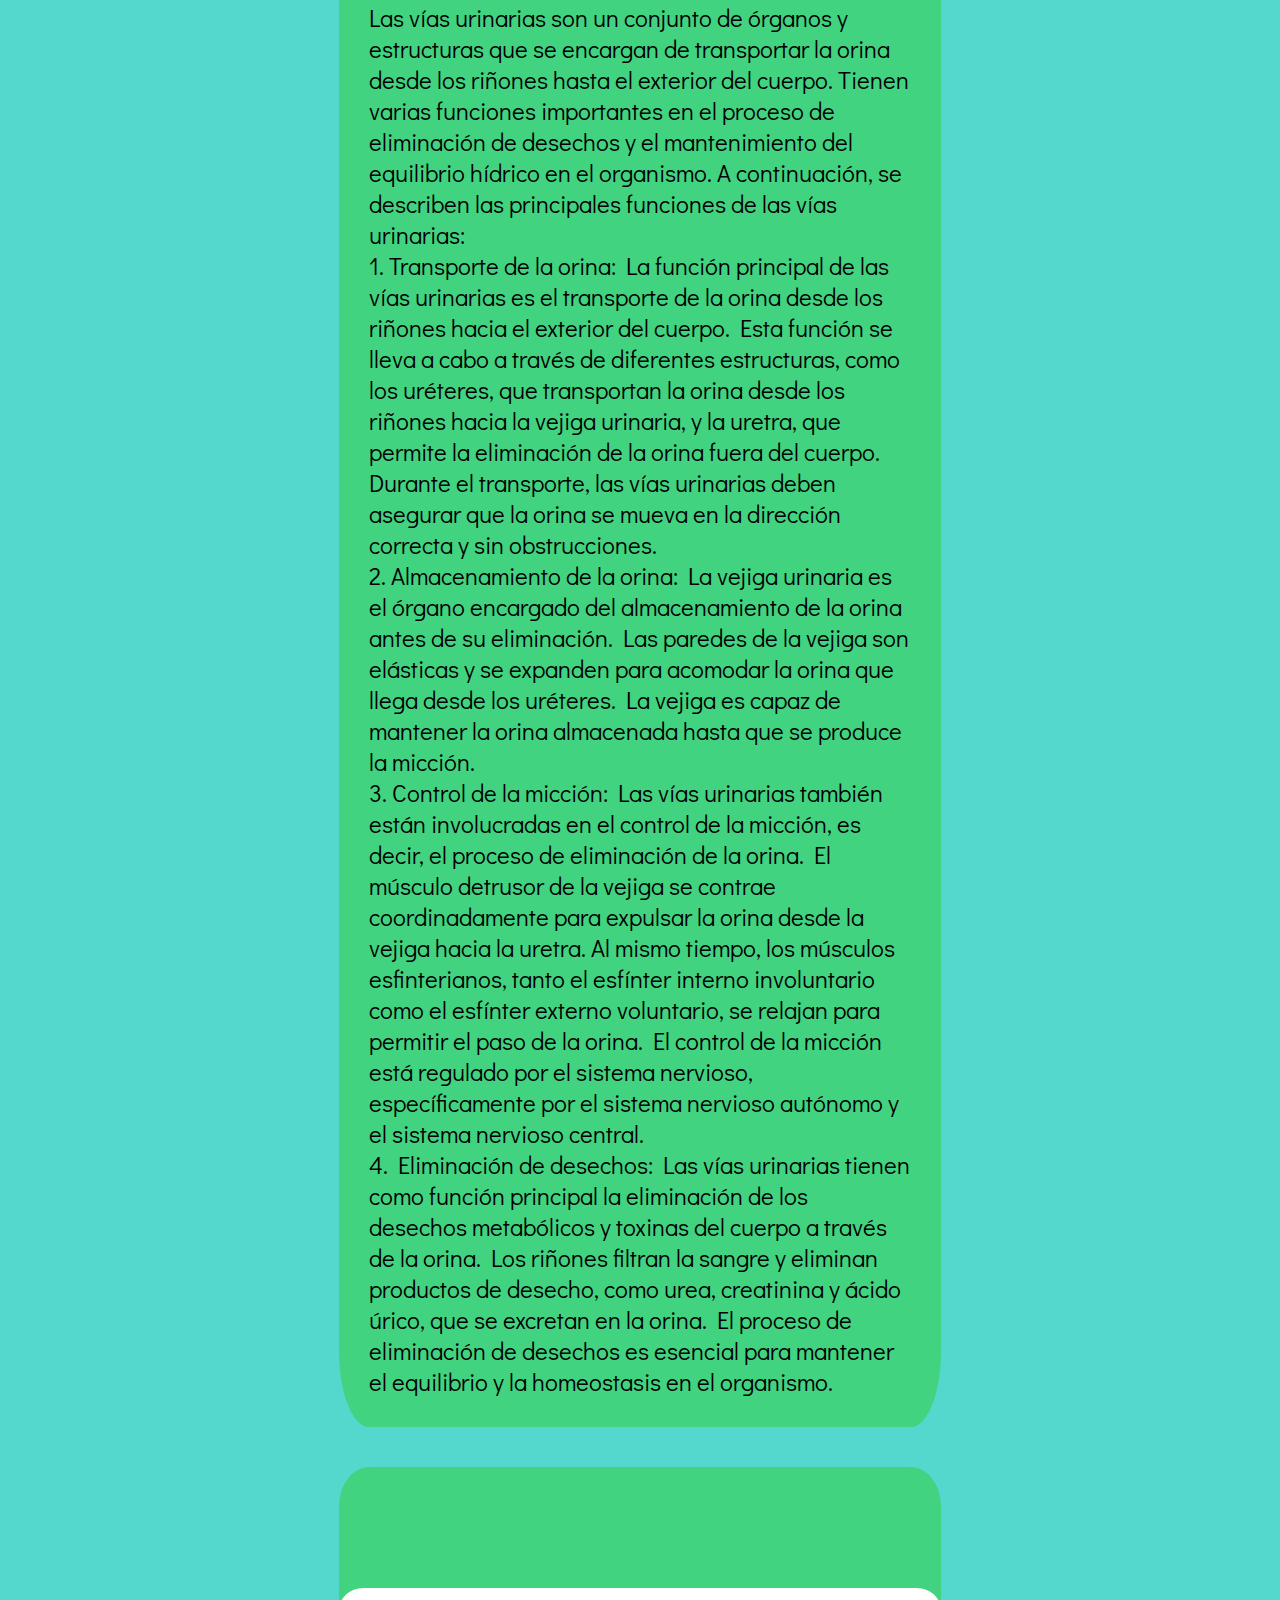
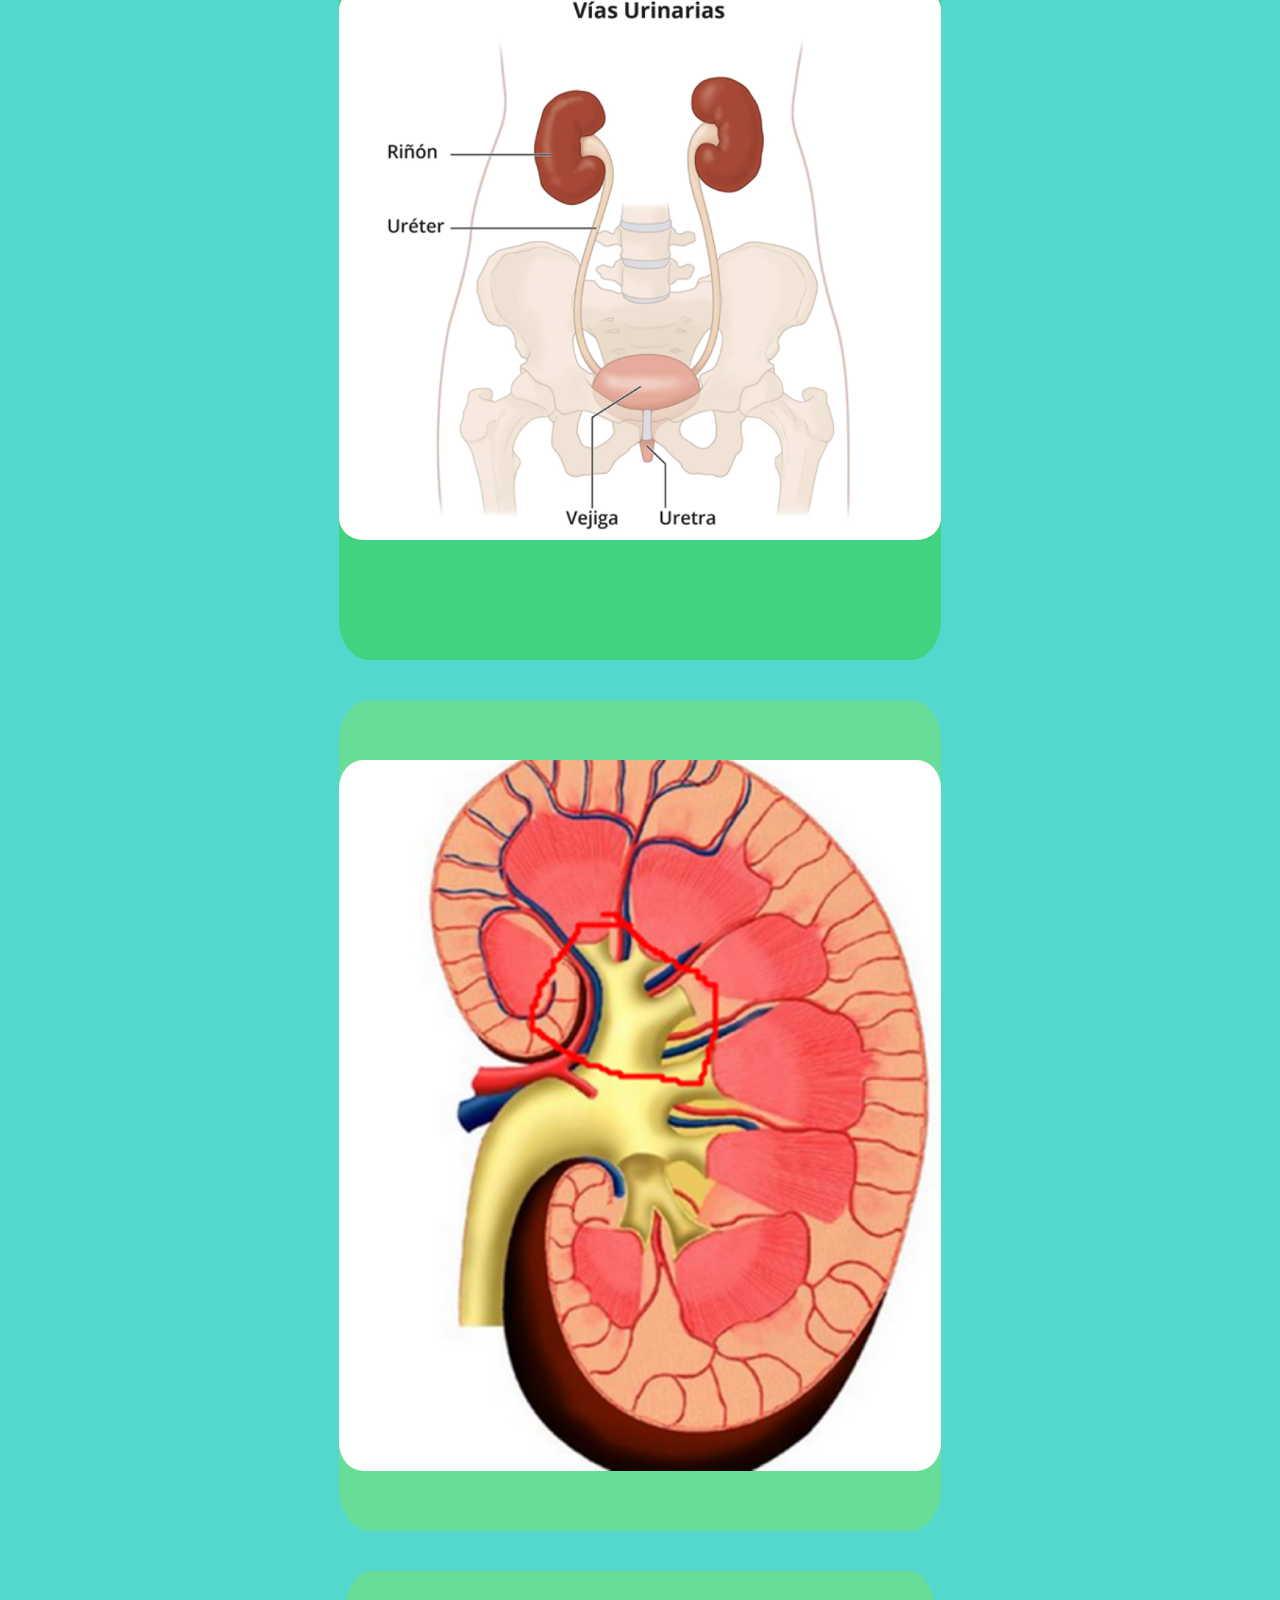
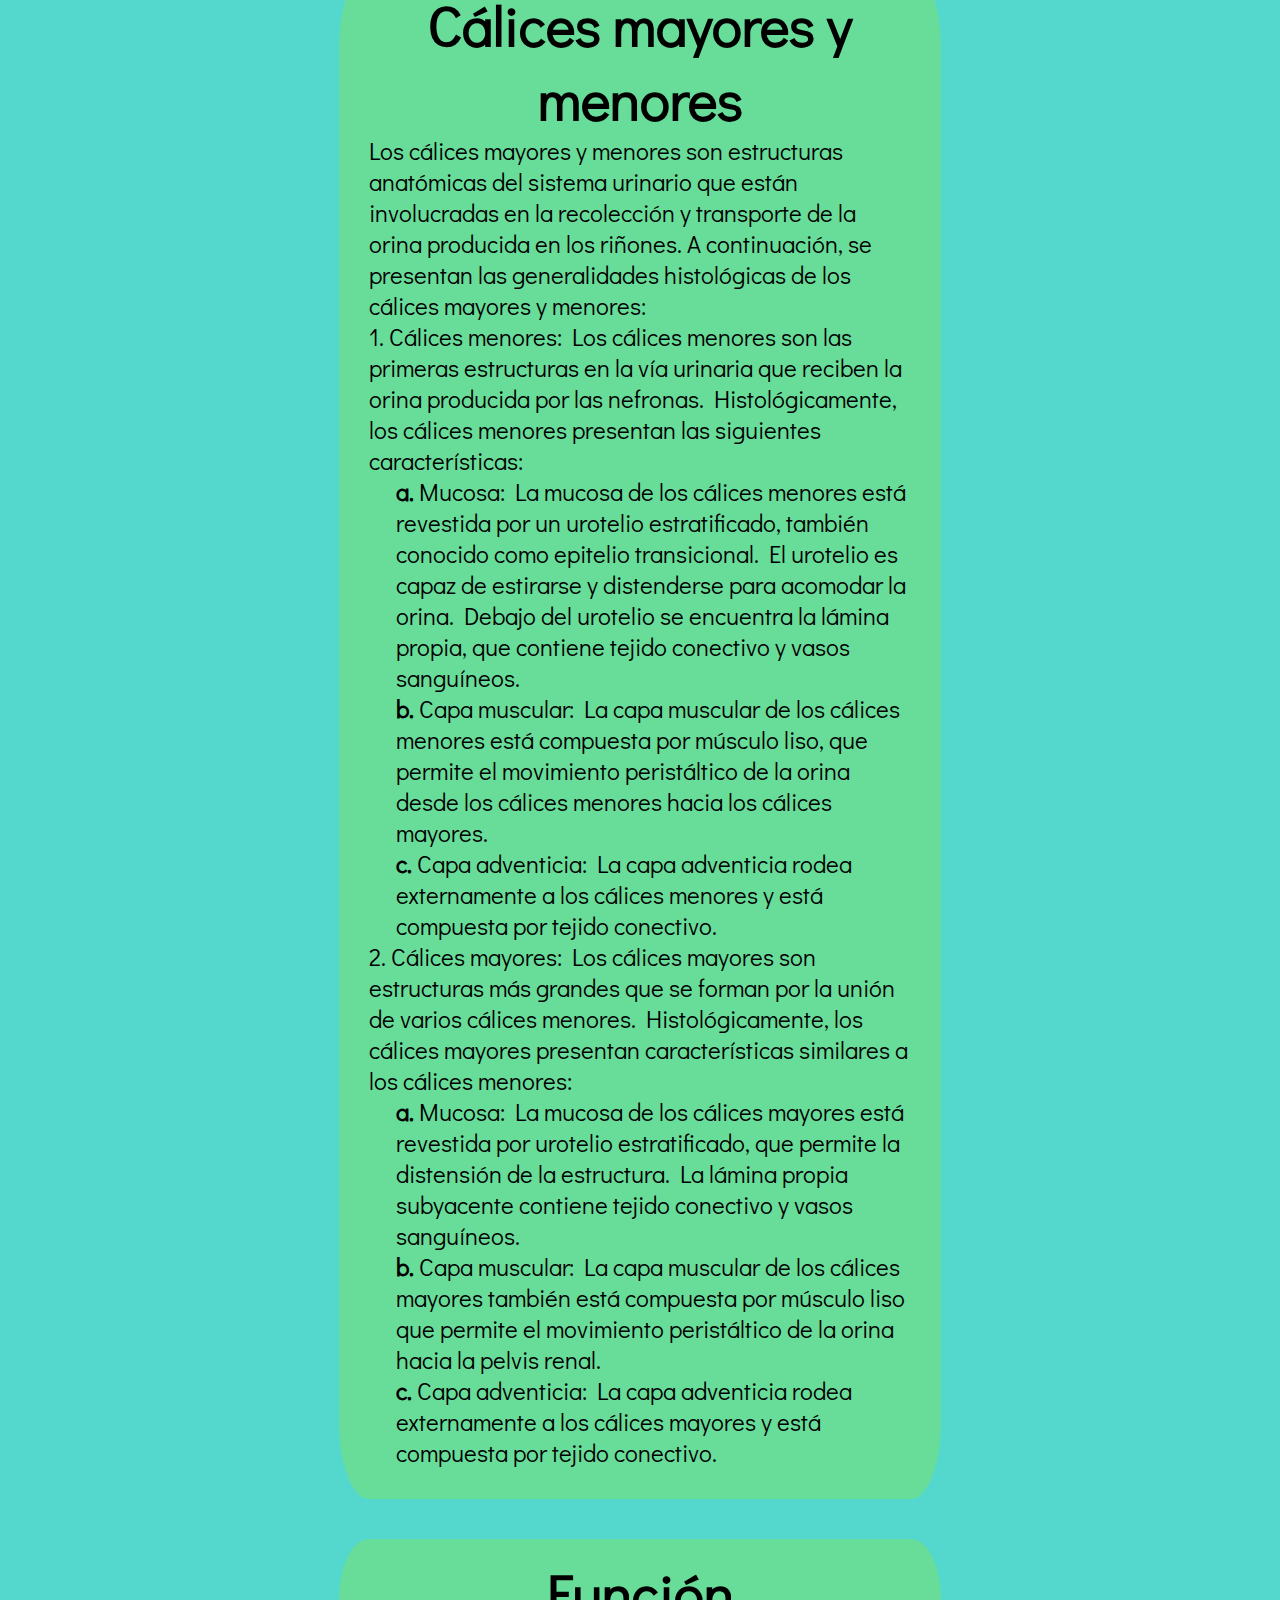
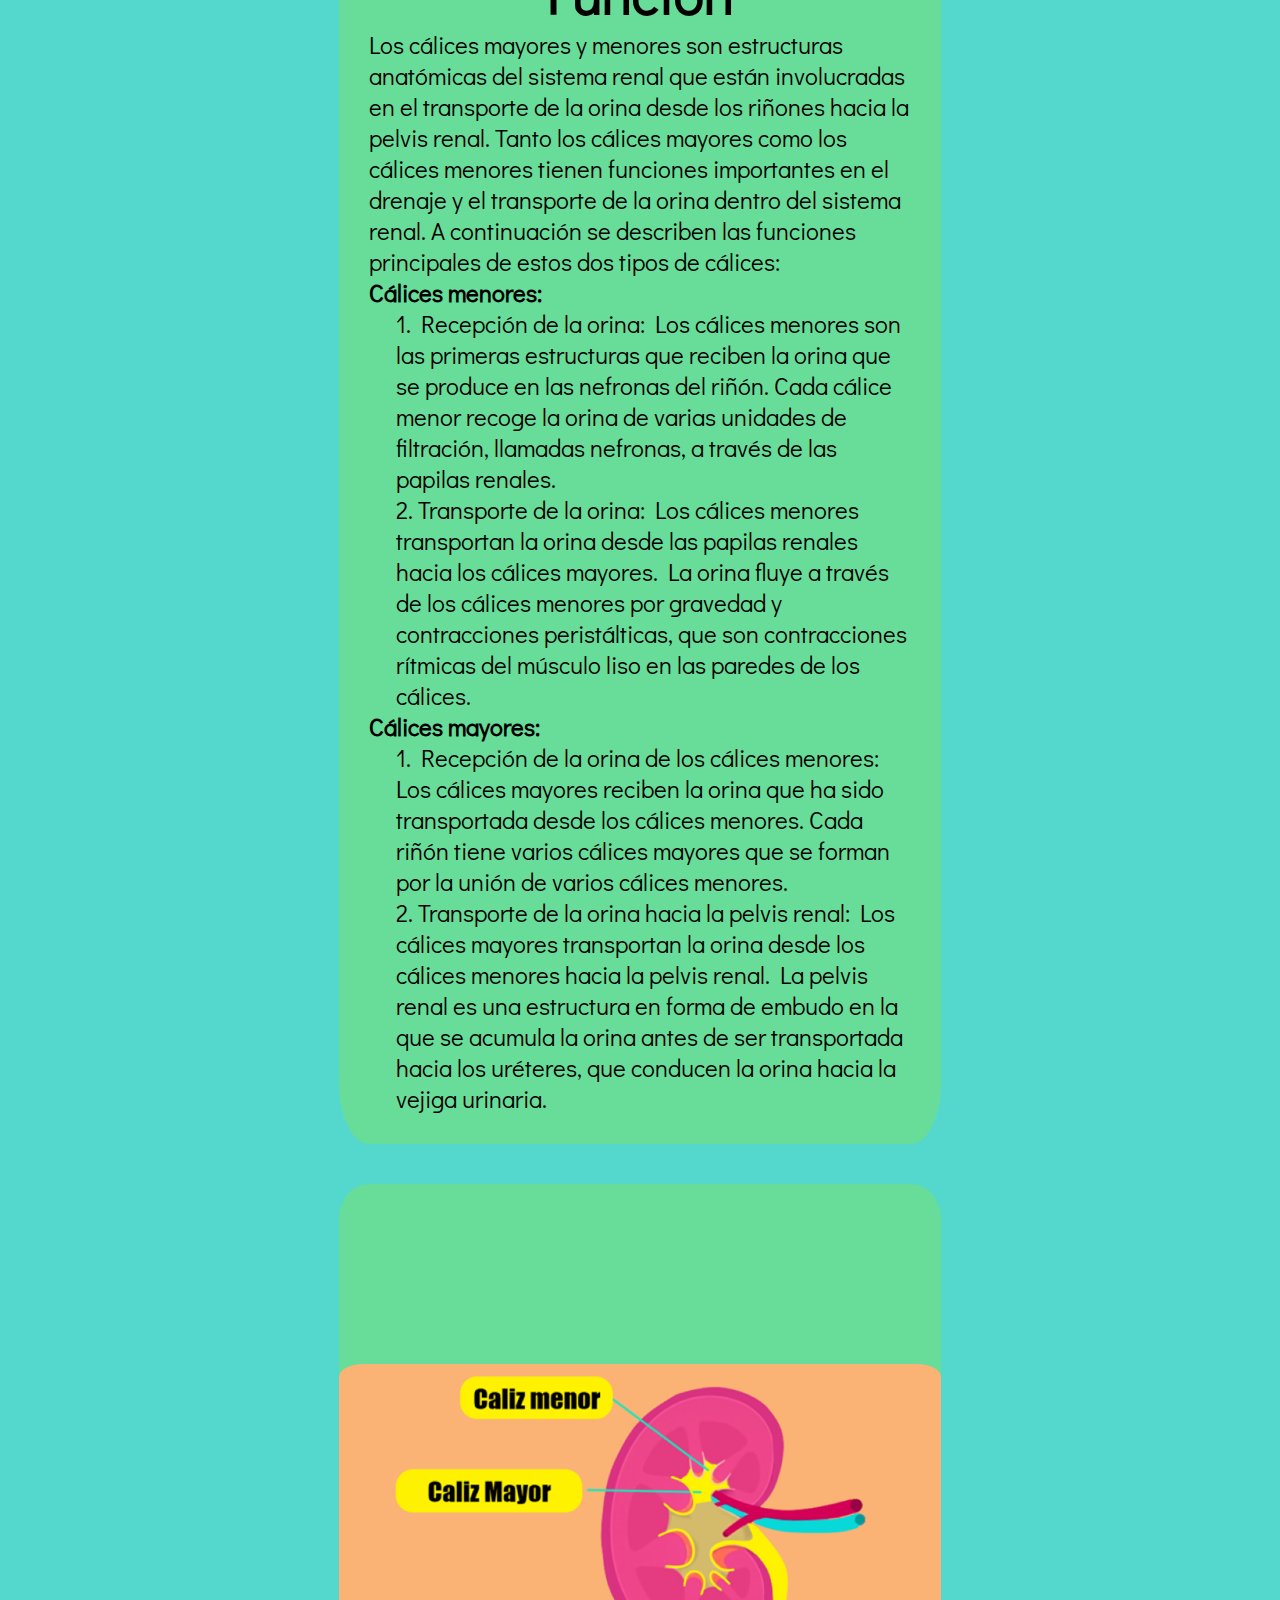
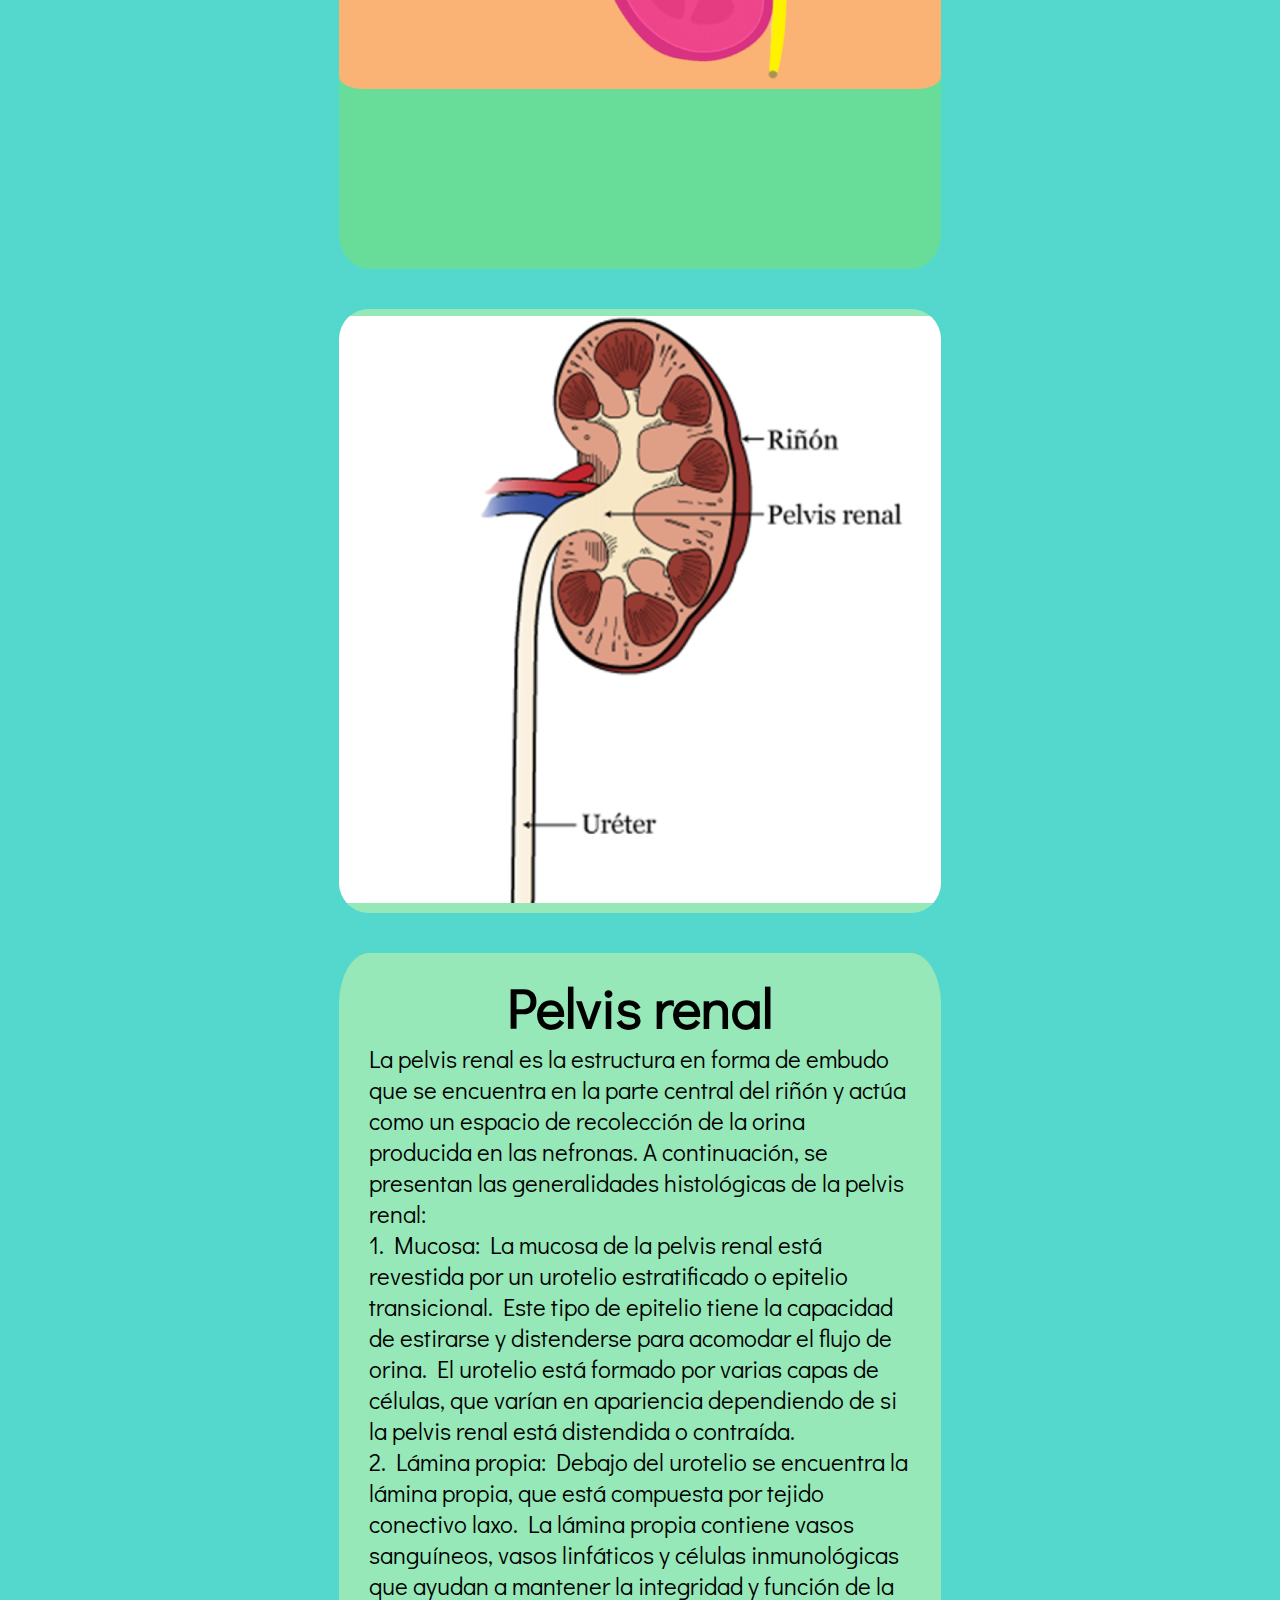
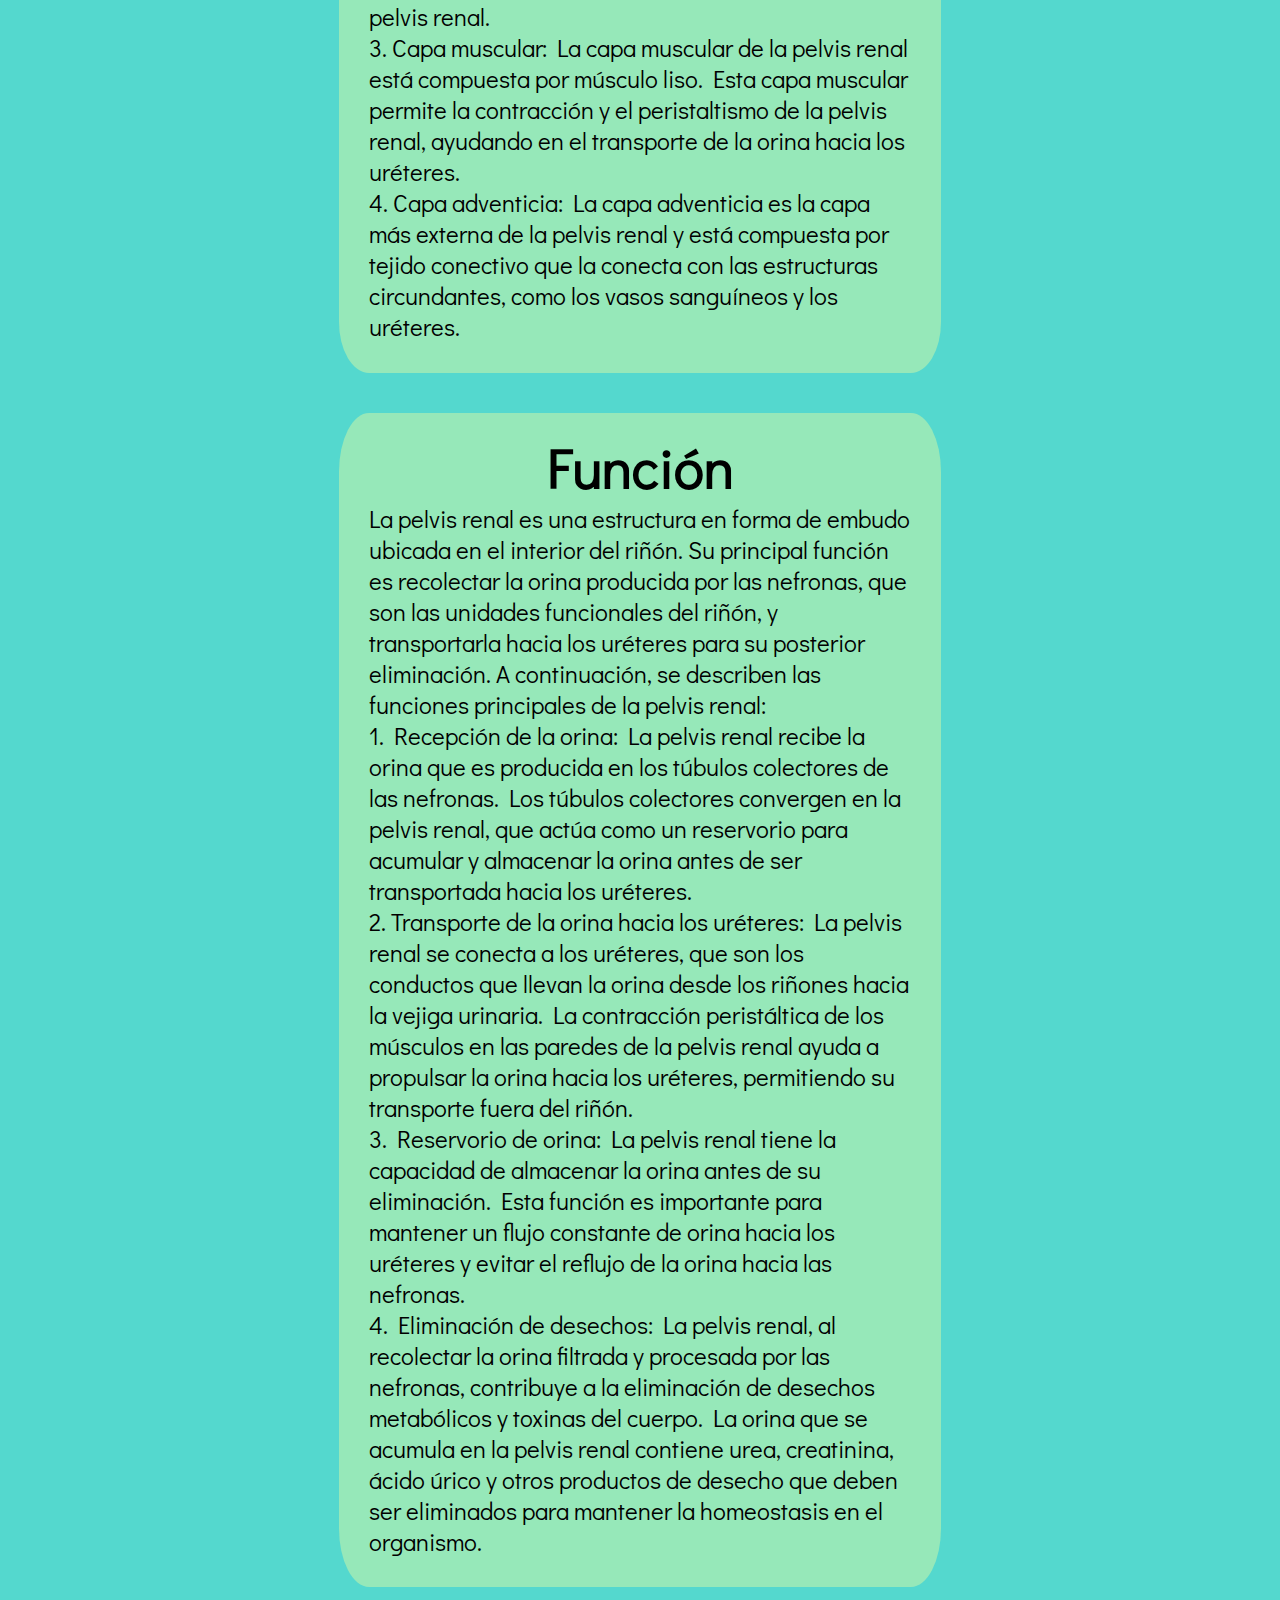
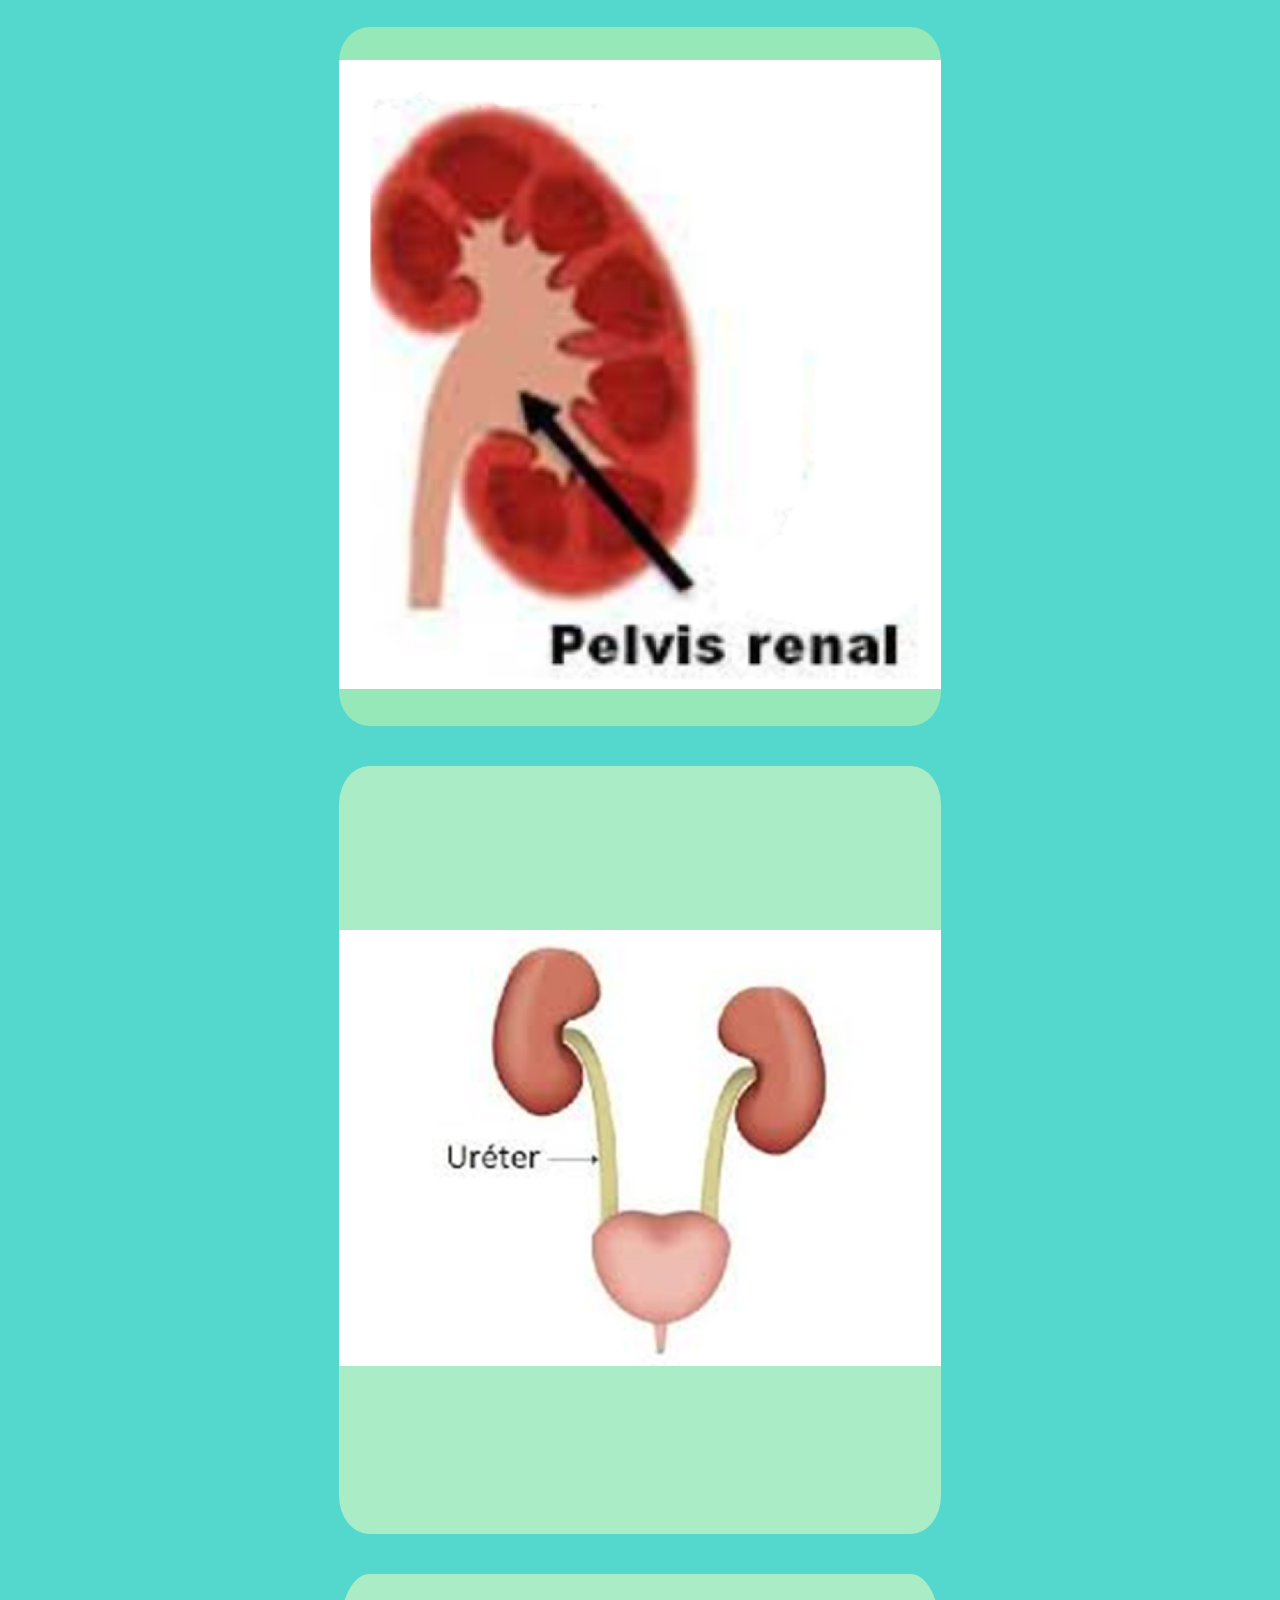
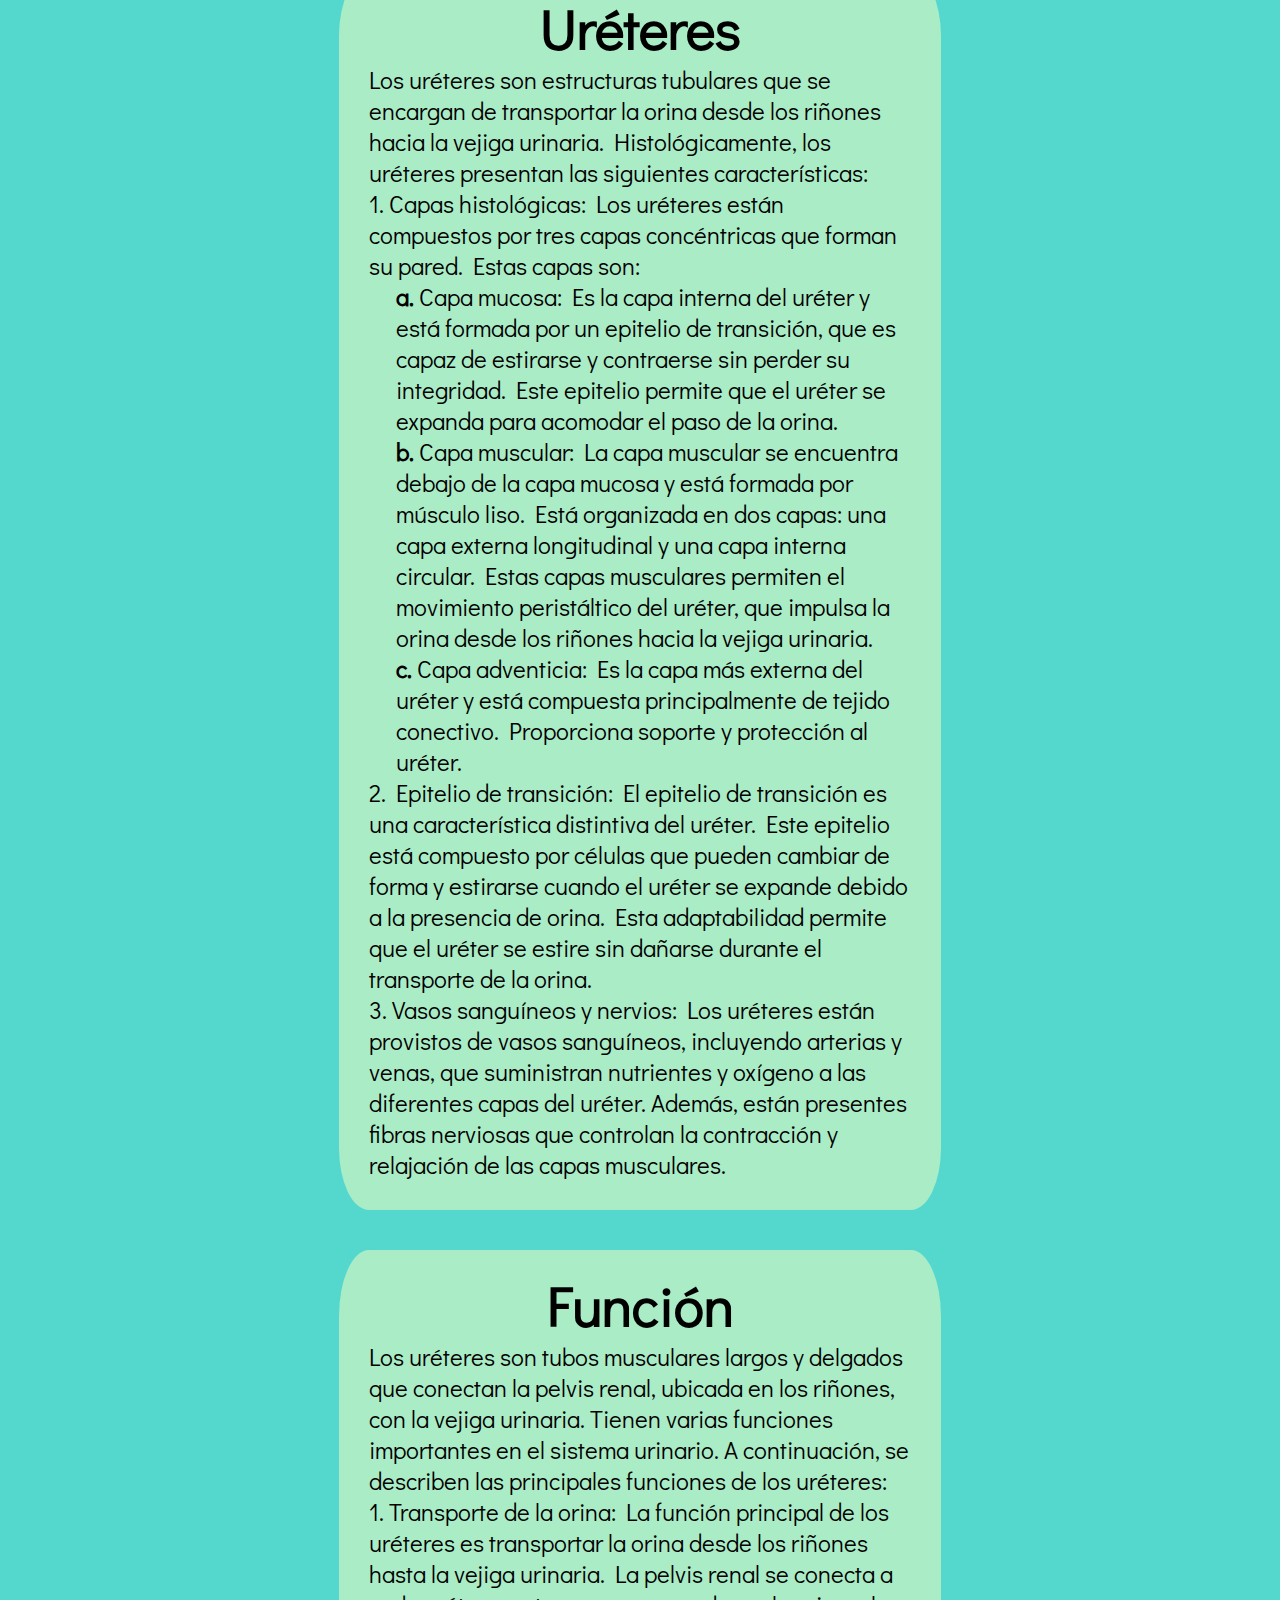
<file: juda-sistema-urinario/viasUrinarias.html>
<!DOCTYPE html>
<html lang="en">
<head>
    <meta charset="UTF-8">
    <meta http-equiv="X-UA-Compatible" content="IE=edge">
    <meta name="viewport" content="width=device-width, initial-scale=1.0">
    <!-- LINK CSS INDEX -->
    <link rel="stylesheet" href="css/index.css">
    <!-- LINK API DE FUENTE GOOGLE -->
    <link rel="preconnect" href="https://fonts.googleapis.com">
    <link rel="preconnect" href="https://fonts.gstatic.com" crossorigin>
    <link href="https://fonts.googleapis.com/css2?family=Didact+Gothic&display=swap" rel="stylesheet">
    <title>Document</title>
</head>
<body>
    <!--VIAS URINARIAS-->
    <h1 class="title-principal">VÍAS URINARIAS</h1>
    <div class="contTwo">
        <div class="boxTwo" style="background-color: #42D380;">
            <figure class="cont-img">
                <img src="imagenes/viasUrinarias2/22.png" alt="" style="margin-top: 20%; margin-bottom: 20%">
            </figure>
        </div>
        <div class="boxTwo" style="background-color: #42D380;">
            <div class="cont-text">
                <h2 class="title">Vías Urinarias</h2>
                <p class="para">Las vías urinarias son un conjunto de estructuras que transportan la orina desde los riñones hasta la vejiga urinaria y finalmente al exterior del cuerpo. Incluyen los uréteres, la vejiga urinaria y la uretra. A continuación, se presentan las generalidades histológicas de las vías urinarias:</p>
                <p class="para">1.	Uréteres: Los uréteres son conductos musculares que se extienden desde los riñones hasta la vejiga urinaria. Histológicamente, los uréteres están compuestos por varias capas:</p>
                <p class="para" style="margin-left: 5%;"><b>a.</b>Mucosa: La mucosa del uréter está revestida por un epitelio transicional o urotelio, que es capaz de distenderse para permitir el paso de la orina sin pérdida de líquido. Debajo del urotelio se encuentra la lámina propia, que contiene tejido conectivo y vasos sanguíneos.</p>
                <p class="para" style="margin-left: 5%;"><b>b.</b>Capa muscular: La capa muscular del uréter está compuesta por músculo liso que forma una capa interna longitudinal y una capa externa circular. Estas capas musculares permiten el movimiento peristáltico de la orina a través del uréter y hacia la vejiga urinaria.</p>
                <p class="para" style="margin-left: 5%;"><b>c.</b>Capa adventicia: La capa adventicia o serosa es la capa más externa del uréter, compuesta por tejido conectivo que se continúa con el tejido conectivo que rodea el riñón y la vejiga urinaria.</p>
                <p class="para">2.	Vejiga urinaria: La vejiga urinaria es un órgano hueco que almacena la orina antes de su eliminación. Histológicamente, la pared de la vejiga urinaria presenta las siguientes capas:</p>
                <p class="para" style="margin-left: 5%;"><b>a.</b>Mucosa: La mucosa de la vejiga urinaria está revestida por un urotelio estratificado, que puede estirarse para acomodar la orina acumulada. Debajo del urotelio se encuentra la lámina propia, que contiene tejido conectivo y vasos sanguíneos.</p>
                <p class="para" style="margin-left: 5%;"><b>b.</b>Capa muscular: La capa muscular de la vejiga urinaria está formada por músculo liso. Tiene una capa interna longitudinal, una capa media circular y una capa externa longitudinal. Estas capas musculares permiten la distensión de la vejiga y el vaciado adecuado de la orina.</p>
                <p class="para" style="margin-left: 5%;"><b>c.</b>Capa adventicia: La capa adventicia o serosa rodea la vejiga urinaria y está compuesta por tejido conectivo.</p>
                <p class="para">3.	Uretra: La uretra es un conducto que lleva la orina desde la vejiga urinaria al exterior del cuerpo. La histología de la uretra varía en diferentes segmentos:</p>
                <p class="para" style="margin-left: 5%;"><b>a.</b>Uretra proximal: La uretra proximal, que se encuentra dentro de la pelvis, tiene un revestimiento similar al de la vejiga urinaria, con urotelio estratificado y una lámina propia de tejido conectivo.</p>
                <p class="para" style="margin-left: 5%;"><b>b.</b>Uretra distal: La uretra distal, que está fuera de la pelvis y pasa a través del suelo pélvico, presenta un revestimiento que cambia a urotelio pseudoestratificado y luego a un urotelio estratificado en el meato uretral externo. La lámina propia</p>
            </div>
        </div>
    </div>
    <div class="contTwo">
        <div class="boxTwo" style="background-color: #42D380;">
            <div class="cont-text">
                <h2 class="title">Función</h2>
                <p class="para">Las vías urinarias son un conjunto de órganos y estructuras que se encargan de transportar la orina desde los riñones hasta el exterior del cuerpo. Tienen varias funciones importantes en el proceso de eliminación de desechos y el mantenimiento del equilibrio hídrico en el organismo. A continuación, se describen las principales funciones de las vías urinarias:</p>
                <p class="para">1.	Transporte de la orina: La función principal de las vías urinarias es el transporte de la orina desde los riñones hacia el exterior del cuerpo. Esta función se lleva a cabo a través de diferentes estructuras, como los uréteres, que transportan la orina desde los riñones hacia la vejiga urinaria, y la uretra, que permite la eliminación de la orina fuera del cuerpo. Durante el transporte, las vías urinarias deben asegurar que la orina se mueva en la dirección correcta y sin obstrucciones.</p>
                <p class="para">2.	Almacenamiento de la orina: La vejiga urinaria es el órgano encargado del almacenamiento de la orina antes de su eliminación. Las paredes de la vejiga son elásticas y se expanden para acomodar la orina que llega desde los uréteres. La vejiga es capaz de mantener la orina almacenada hasta que se produce la micción.</p>
                <p class="para">3.	Control de la micción: Las vías urinarias también están involucradas en el control de la micción, es decir, el proceso de eliminación de la orina. El músculo detrusor de la vejiga se contrae coordinadamente para expulsar la orina desde la vejiga hacia la uretra. Al mismo tiempo, los músculos esfinterianos, tanto el esfínter interno involuntario como el esfínter externo voluntario, se relajan para permitir el paso de la orina. El control de la micción está regulado por el sistema nervioso, específicamente por el sistema nervioso autónomo y el sistema nervioso central.</p>
		        <p class="para">4.	Eliminación de desechos: Las vías urinarias tienen como función principal la eliminación de los desechos metabólicos y toxinas del cuerpo a través de la orina. Los riñones filtran la sangre y eliminan productos de desecho, como urea, creatinina y ácido úrico, que se excretan en la orina. El proceso de eliminación de desechos es esencial para mantener el equilibrio y la homeostasis en el organismo.</p>
            </div>
        </div>
        <div class="boxTwo" style="background-color: #42D380;">
            <figure class="cont-img">
                <img src="imagenes/viasUrinarias2/11.png" alt="" style="margin-top: 20%; margin-bottom: 20%">
            </figure>
        </div>
    </div>
    <!--CALICES MAYORES Y MENORES-->
    <div class="contTwo">
        <div class="boxTwo" style="background-color: #68DD9A;">
            <figure class="cont-img">
                <img src="imagenes/caliz2/22.png" alt="" style="margin-top: 10%; margin-bottom: 10%">
            </figure>
        </div>
        <div class="boxTwo" style="background-color: #68DD9A;">
            <div class="cont-text">
                <h2 class="title">Cálices mayores y menores</h2>
                <p class="para">Los cálices mayores y menores son estructuras anatómicas del sistema urinario que están involucradas en la recolección y transporte de la orina producida en los riñones. A continuación, se presentan las generalidades histológicas de los cálices mayores y menores:</p>
                <p class="para">1.	Cálices menores: Los cálices menores son las primeras estructuras en la vía urinaria que reciben la orina producida por las nefronas. Histológicamente, los cálices menores presentan las siguientes características:</p>
                <p class="para" style="margin-left: 5%;"><b>a. </b>Mucosa: La mucosa de los cálices menores está revestida por un urotelio estratificado, también conocido como epitelio transicional. El urotelio es capaz de estirarse y distenderse para acomodar la orina. Debajo del urotelio se encuentra la lámina propia, que contiene tejido conectivo y vasos sanguíneos.</p>
                <p class="para" style="margin-left: 5%;"><b>b. </b>Capa muscular: La capa muscular de los cálices menores está compuesta por músculo liso, que permite el movimiento peristáltico de la orina desde los cálices menores hacia los cálices mayores.</p>
                <p class="para" style="margin-left: 5%;"><b>c. </b>Capa adventicia: La capa adventicia rodea externamente a los cálices menores y está compuesta por tejido conectivo.</p>
                <p class="para">2.	Cálices mayores: Los cálices mayores son estructuras más grandes que se forman por la unión de varios cálices menores. Histológicamente, los cálices mayores presentan características similares a los cálices menores:</p>
                <p class="para" style="margin-left: 5%;"><b>a. </b>Mucosa: La mucosa de los cálices mayores está revestida por urotelio estratificado, que permite la distensión de la estructura. La lámina propia subyacente contiene tejido conectivo y vasos sanguíneos.</p>
                <p class="para" style="margin-left: 5%;"><b>b. </b>Capa muscular: La capa muscular de los cálices mayores también está compuesta por músculo liso que permite el movimiento peristáltico de la orina hacia la pelvis renal.</p>
                <p class="para" style="margin-left: 5%;"><b>c. </b>Capa adventicia: La capa adventicia rodea externamente a los cálices mayores y está compuesta por tejido conectivo.</p>
            </div>
        </div>
    </div>
    <div class="contTwo">
        <div class="boxTwo" style="background-color: #68DD9A;">
            <div class="cont-text">
                <h2 class="title">Función</h2>
                <p class="para">Los cálices mayores y menores son estructuras anatómicas del sistema renal que están involucradas en el transporte de la orina desde los riñones hacia la pelvis renal. Tanto los cálices mayores como los cálices menores tienen funciones importantes en el drenaje y el transporte de la orina dentro del sistema renal. A continuación se describen las funciones principales de estos dos tipos de cálices:</p>
                <p class="para"><b>Cálices menores:</b></p>
                <p class="para" style="margin-left: 5%;">1.	Recepción de la orina: Los cálices menores son las primeras estructuras que reciben la orina que se produce en las nefronas del riñón. Cada cálice menor recoge la orina de varias unidades de filtración, llamadas nefronas, a través de las papilas renales.</p>
                <p class="para" style="margin-left: 5%;">2.	Transporte de la orina: Los cálices menores transportan la orina desde las papilas renales hacia los cálices mayores. La orina fluye a través de los cálices menores por gravedad y contracciones peristálticas, que son contracciones rítmicas del músculo liso en las paredes de los cálices.</p>
		        <p class="para"><b>Cálices mayores:</b></p>
                <p class="para" style="margin-left: 5%;">1.	Recepción de la orina de los cálices menores: Los cálices mayores reciben la orina que ha sido transportada desde los cálices menores. Cada riñón tiene varios cálices mayores que se forman por la unión de varios cálices menores.</p>
                <p class="para" style="margin-left: 5%;">2.	Transporte de la orina hacia la pelvis renal: Los cálices mayores transportan la orina desde los cálices menores hacia la pelvis renal. La pelvis renal es una estructura en forma de embudo en la que se acumula la orina antes de ser transportada hacia los uréteres, que conducen la orina hacia la vejiga urinaria.</p>
            </div>
        </div>
        <div class="boxTwo" style="background-color: #68DD9A;">
            <figure class="cont-img">
                <img src="imagenes/caliz2/11.png" alt="" style="margin-top: 30%; margin-bottom: 30%">
            </figure>
        </div>
    </div>
    <!--PELVIS RENAL-->
    <div class="contTwo">
        <div class="boxTwo" style="background-color: #96E8B9;">
            <figure class="cont-img">
		<a href="pelvisRenalGaleria.html">
                <img src="imagenes/pelvisRenal2/11.png" alt="" style="margin-top: 1%; margin-bottom: 1%">
		</a>
            </figure>
        </div>
        <div class="boxTwo" style="background-color: #96E8B9;">
            <div class="cont-text">
                <h2 class="title">Pelvis renal</h2>
                <p class="para">La pelvis renal es la estructura en forma de embudo que se encuentra en la parte central del riñón y actúa como un espacio de recolección de la orina producida en las nefronas. A continuación, se presentan las generalidades histológicas de la pelvis renal:</p>
                <p class="para">1.	Mucosa: La mucosa de la pelvis renal está revestida por un urotelio estratificado o epitelio transicional. Este tipo de epitelio tiene la capacidad de estirarse y distenderse para acomodar el flujo de orina. El urotelio está formado por varias capas de células, que varían en apariencia dependiendo de si la pelvis renal está distendida o contraída.</p>
                <p class="para">2.	Lámina propia: Debajo del urotelio se encuentra la lámina propia, que está compuesta por tejido conectivo laxo. La lámina propia contiene vasos sanguíneos, vasos linfáticos y células inmunológicas que ayudan a mantener la integridad y función de la pelvis renal.</p>
                <p class="para">3.	Capa muscular: La capa muscular de la pelvis renal está compuesta por músculo liso. Esta capa muscular permite la contracción y el peristaltismo de la pelvis renal, ayudando en el transporte de la orina hacia los uréteres.</p>
                <p class="para">4.	Capa adventicia: La capa adventicia es la capa más externa de la pelvis renal y está compuesta por tejido conectivo que la conecta con las estructuras circundantes, como los vasos sanguíneos y los uréteres.</p>
            </div>
        </div>
    </div>
    <div class="contTwo">
        <div class="boxTwo" style="background-color: #96E8B9;">
            <div class="cont-text">
                <h2 class="title">Función</h2>
                <p class="para">La pelvis renal es una estructura en forma de embudo ubicada en el interior del riñón. Su principal función es recolectar la orina producida por las nefronas, que son las unidades funcionales del riñón, y transportarla hacia los uréteres para su posterior eliminación. A continuación, se describen las funciones principales de la pelvis renal:</p>
                <p class="para">1.	Recepción de la orina: La pelvis renal recibe la orina que es producida en los túbulos colectores de las nefronas. Los túbulos colectores convergen en la pelvis renal, que actúa como un reservorio para acumular y almacenar la orina antes de ser transportada hacia los uréteres.</p>
                <p class="para">2.	Transporte de la orina hacia los uréteres: La pelvis renal se conecta a los uréteres, que son los conductos que llevan la orina desde los riñones hacia la vejiga urinaria. La contracción peristáltica de los músculos en las paredes de la pelvis renal ayuda a propulsar la orina hacia los uréteres, permitiendo su transporte fuera del riñón.</p>
                <p class="para">3.	Reservorio de orina: La pelvis renal tiene la capacidad de almacenar la orina antes de su eliminación. Esta función es importante para mantener un flujo constante de orina hacia los uréteres y evitar el reflujo de la orina hacia las nefronas.</p>
		        <p class="para">4.	Eliminación de desechos: La pelvis renal, al recolectar la orina filtrada y procesada por las nefronas, contribuye a la eliminación de desechos metabólicos y toxinas del cuerpo. La orina que se acumula en la pelvis renal contiene urea, creatinina, ácido úrico y otros productos de desecho que deben ser eliminados para mantener la homeostasis en el organismo.</p>
            </div>
        </div>
        <div class="boxTwo" style="background-color: #96E8B9;">
            <figure class="cont-img">
		<a href="pelvisRenalGaleria.html">
                <img src="imagenes/pelvisRenal2/22.png" alt="" style="margin-top: 5%; margin-bottom: 5%">
		</a>
            </figure>
        </div>
    </div>
    <!--URETERES-->
    <div class="contTwo">
        <div class="boxTwo" style="background-color: #AAECC6;">
            <figure class="cont-img">
		<a href="ureteresGaleria.html">
                <img src="imagenes/ureteres2/111.png" alt="" style="margin-top: 25%; margin-bottom: 25%">
		</a>
            </figure>
        </div>
        <div class="boxTwo" style="background-color: #AAECC6;">
            <div class="cont-text">
                <h2 class="title">Uréteres</h2>
                <p class="para">Los uréteres son estructuras tubulares que se encargan de transportar la orina desde los riñones hacia la vejiga urinaria. Histológicamente, los uréteres presentan las siguientes características:</p>
                <p class="para">1.	Capas histológicas: Los uréteres están compuestos por tres capas concéntricas que forman su pared. Estas capas son:</p>
                <p class="para" style="margin-left: 5%;"><b>a. </b>Capa mucosa: Es la capa interna del uréter y está formada por un epitelio de transición, que es capaz de estirarse y contraerse sin perder su integridad. Este epitelio permite que el uréter se expanda para acomodar el paso de la orina.</p>
                <p class="para" style="margin-left: 5%;"><b>b. </b>Capa muscular: La capa muscular se encuentra debajo de la capa mucosa y está formada por músculo liso. Está organizada en dos capas: una capa externa longitudinal y una capa interna circular. Estas capas musculares permiten el movimiento peristáltico del uréter, que impulsa la orina desde los riñones hacia la vejiga urinaria.</p>
                <p class="para" style="margin-left: 5%;"><b>c. </b>Capa adventicia: Es la capa más externa del uréter y está compuesta principalmente de tejido conectivo. Proporciona soporte y protección al uréter.</p>
                <p class="para">2.	Epitelio de transición: El epitelio de transición es una característica distintiva del uréter. Este epitelio está compuesto por células que pueden cambiar de forma y estirarse cuando el uréter se expande debido a la presencia de orina. Esta adaptabilidad permite que el uréter se estire sin dañarse durante el transporte de la orina.</p>
                <p class="para">3.	Vasos sanguíneos y nervios: Los uréteres están provistos de vasos sanguíneos, incluyendo arterias y venas, que suministran nutrientes y oxígeno a las diferentes capas del uréter. Además, están presentes fibras nerviosas que controlan la contracción y relajación de las capas musculares.</p>
            </div>
        </div>
    </div>
    <div class="contTwo">
        <div class="boxTwo" style="background-color: #AAECC6;">
            <div class="cont-text">
                <h2 class="title">Función</h2>
                <p class="para">Los uréteres son tubos musculares largos y delgados que conectan la pelvis renal, ubicada en los riñones, con la vejiga urinaria. Tienen varias funciones importantes en el sistema urinario. A continuación, se describen las principales funciones de los uréteres:</p>
                <p class="para">1.	Transporte de la orina: La función principal de los uréteres es transportar la orina desde los riñones hasta la vejiga urinaria. La pelvis renal se conecta a cada uréter, y estos, a su vez, conducen la orina a la vejiga urinaria. El transporte de la orina se logra mediante contracciones peristálticas de los músculos lisos en las paredes de los uréteres, que ayudan a propulsar la orina a través de ellos mediante ondas rítmicas de contracción y relajación.</p>
                <p class="para">2.	Prevención del reflujo urinario: Los uréteres tienen un mecanismo llamado válvula ureterovesical, que evita el reflujo de la orina desde la vejiga urinaria hacia los uréteres. Esta válvula se forma por el ángulo agudo de entrada de los uréteres en la vejiga y la compresión de la pared muscular de la vejiga durante la micción. Esta función es esencial para evitar que la orina retroceda hacia los riñones y cause daño o infección.</p>
                <p class="para">3.	Mantenimiento de la presión y el flujo urinario: Los uréteres también desempeñan un papel en el mantenimiento de la presión y el flujo adecuado de la orina. La contracción peristáltica de los músculos en las paredes de los uréteres ayuda a generar la presión necesaria para impulsar la orina hacia la vejiga urinaria. Además, la peristalsis coordinada de los uréteres ayuda a mantener un flujo constante y unidireccional de la orina.</p>
		        <p class="para">4.	Eliminación de desechos y toxinas: Los uréteres son los conductos a través de los cuales se transportan los desechos metabólicos y las toxinas presentes en la orina fuera del sistema renal. La orina contiene productos de desecho como urea, creatinina y ácido úrico, así como otros compuestos tóxicos que deben ser eliminados del cuerpo.</p>
            </div>
        </div>
        <div class="boxTwo" style="background-color: #AAECC6;">
            <figure class="cont-img">
		<a href="tubulosColectoresGaleria.html">
                <img src="imagenes/ureteres2/22.png" alt="" style="margin-top: 15%; margin-bottom: 15%">
		</a>
            </figure>
        </div>
    </div>
    <!--VEJIGA URINARIA-->
    <div class="contOne" style="margin-top: 0%;">
        <div class="boxOne" style="background-color: #D1F0DE;">
            <div class="cont-text">
                <h2 class="title">Vejiga urinaria</h2>
                <p class="para">La vejiga urinaria es un órgano hueco y elástico que se encuentra en la parte inferior del abdomen. Histológicamente, la vejiga urinaria presenta las siguientes características:</p>
                <p class="para">1.	Capas histológicas: La pared de la vejiga urinaria está compuesta por cuatro capas concéntricas:</p>
                <p class="para" style="margin-left: 5%;"><b>a. </b>Mucosa: La capa mucosa es la capa interna de la vejiga urinaria y está revestida por un epitelio de transición. Este epitelio permite que la vejiga se expanda sin perder su integridad y evita la filtración de orina hacia los tejidos subyacentes.</p>
                <p class="para" style="margin-left: 5%;"><b>b. </b>Submucosa: La capa submucosa está compuesta principalmente por tejido conectivo y contiene vasos sanguíneos, nervios y glándulas. Estas glándulas secretan mucina, que lubrica y protege el revestimiento interno de la vejiga.</p>
                <p class="para" style="margin-left: 5%;"><b>c. </b>Muscular: La capa muscular es la capa más gruesa de la pared de la vejiga y está formada por músculo liso. Está organizada en tres capas: una capa externa longitudinal, una capa media circular y una capa interna longitudinal. Estas capas musculares permiten que la vejiga se contraiga y se expulse la orina durante la micción.</p>
                <p class="para" style="margin-left: 5%;"><b>d. </b>Adventicia o serosa: La capa adventicia es la capa más externa de la vejiga urinaria y está compuesta principalmente por tejido conectivo. Proporciona soporte y protección a la vejiga.</p>
                <p class="para">2.	Trígono vesical: El trígono vesical es una región triangular en la base de la vejiga urinaria que no contiene músculo longitudinal en la capa muscular. Está formado por una mucosa lisa y es importante para prevenir la obstrucción del flujo de orina desde la uretra hacia los uréteres durante la micción.</p>
                <p class="para">3.	Vasos sanguíneos y nervios: La vejiga urinaria está provista de una red de vasos sanguíneos, incluyendo arterias y venas, que suministran nutrientes y oxígeno a las diferentes capas de la vejiga. También contiene fibras nerviosas que controlan la contracción y relajación de la musculatura de la vejiga durante la micción.</p>
            </div>
        </div>
    </div>
    <div class="contThree">
        <div class="boxThree" style="background-color: #D1F0DE;">
            <figure class="cont-img">
		<a href="vejigaUrinariaGaleria.html">
                <img src="imagenes/vejigaUrinaria3/11.png" alt="" style="margin-top: 10%;  margin-bottom: 10%;">
		</a>
            </figure>
        </div>
        <div class="boxThree" style="background-color: #D1F0DE;">
            <figure class="cont-img">
		<a href="vejigaUrinariaGaleria.html">
                <img src="imagenes/vejigaUrinaria3/22.png" alt="" style="margin-top: 5%;  margin-bottom: 5%;">
		</a>
            </figure>
        </div>
        <div class="boxThree" style="background-color: #D1F0DE;">
            <figure class="cont-img">	
		<a href="vejigaUrinariaGaleria.html">
                <img src="imagenes/vejigaUrinaria3/33.png" alt="" style="margin-top: 10%;  margin-bottom: 10%;">
		</a>
            </figure>
        </div>
    </div>  
    <div class="contOne">
        <div class="boxOne" style="background-color: #D1F0DE;">
            <div class="cont-text">
                <h2 class="title">Función</h2>
                <p class="para">La vejiga urinaria es un órgano hueco y elástico que se encuentra en la parte inferior del abdomen. Su función principal es almacenar la orina antes de ser eliminada del cuerpo a través de la uretra. A continuación, se describen las principales funciones de la vejiga urinaria:</p>
                <p class="para">1.	Almacenamiento de la orina: La función principal de la vejiga urinaria es actuar como un reservorio temporal para almacenar la orina. A medida que los riñones producen y filtran la orina, esta se acumula en la vejiga. Las paredes musculares de la vejiga se expanden para permitir el almacenamiento de volúmenes variables de orina.</p>
                <p class="para">2.	Sensación de plenitud y micción voluntaria: La vejiga urinaria es capaz de detectar y transmitir la sensación de plenitud al sistema nervioso central. A medida que la vejiga se llena de orina, las terminaciones nerviosas en sus paredes envían señales al cerebro, generando la sensación de necesidad de orinar. Cuando llega el momento apropiado, se puede ejercer un control voluntario sobre el proceso de micción.</p>
                <p class="para">3.	Control de la micción: La vejiga urinaria también juega un papel en el control de la micción. Cuando se toma la decisión consciente de orinar, los músculos de la vejiga se contraen en un patrón rítmico y coordinado, conocido como contracciones del músculo detrusor. Al mismo tiempo, los músculos esfinterianos, tanto el esfínter interno (involuntario) como el esfínter externo (voluntario), se relajan para permitir el paso de la orina desde la vejiga hacia la uretra.</p>
		        <p class="para">4.	Expulsión de la orina: La vejiga urinaria se contrae y expulsa la orina acumulada hacia la uretra durante el proceso de micción. Las contracciones del músculo detrusor ayudan a vaciar la vejiga de manera eficiente y completa.</p>
            </div>
        </div> 
    </div> 
    <!--URETRA MASCULINA Y FEMENINA-->
    <div class="contTwo">
        <div class="boxTwo" style="background-color: #E1F1E8;">
            <figure class="cont-img">
		<a href="uretraGaleria.html">
                <img src="imagenes/uretraMasculinFemenina2/11.png" alt="" style="margin-top: 30%; margin-bottom: 30%">
		</a>
            </figure>
        </div>
        <div class="boxTwo" style="background-color: #E1F1E8;">
            <div class="cont-text">
                <h2 class="title">Uretra masculina y femenina</h2>
                <p class="para">La uretra masculina y femenina son conductos que permiten el paso de la orina desde la vejiga hacia el exterior del cuerpo. Histológicamente, existen diferencias significativas entre la uretra masculina y femenina:</p>
                <p class="para"><b>Uretra masculina:</b></p>
                <p class="para">1.	Epitelio: La uretra masculina está revestida por un epitelio de transición en la parte proximal (más cercana a la vejiga) y un epitelio pseudoestratificado cilíndrico en la parte distal (más cercana al meato urinario). El epitelio de transición permite que la uretra se expanda durante la micción, mientras que el epitelio pseudoestratificado cilíndrico proporciona protección.</p>
                <p class="para">2.	Capas musculares: La uretra masculina tiene dos capas musculares en su pared. La capa muscular interna es una capa circular de músculo liso, mientras que la capa muscular externa es una capa longitudinal de músculo liso. Estas capas musculares permiten la contracción y relajación de la uretra para el paso de la orina y la eyaculación.</p>
                <p class="para">3.	Glándulas: En la uretra masculina, hay varias glándulas accesorias que se abren en ella. Estas incluyen las glándulas prostáticas, las vesículas seminales y las glándulas bulbouretrales (también conocidas como glándulas de Cowper). Estas glándulas secretan líquidos que ayudan a formar el semen y lubrican la uretra durante la eyaculación.</p>
                <p class="para"><b>Uretra femenina:</b></p>
                <p class="para">1.	Epitelio: La uretra femenina está revestida principalmente por un epitelio estratificado escamoso no queratinizado, que proporciona protección contra la abrasión y la infección.</p>
                <p class="para">2.	Capas musculares: La uretra femenina tiene una capa muscular interna de músculo liso, que permite la contracción y relajación de la uretra durante la micción.</p>
                <p class="para">3.	Glándulas: A diferencia de la uretra masculina, la uretra femenina carece de glándulas accesorias.</p>
            </div>
        </div>
    </div>
    <div class="contTwo">
        <div class="boxTwo" style="background-color: #E1F1E8;">
            <div class="cont-text">
                <h2 class="title">Función</h2>
                <p class="para">La uretra masculina y femenina son conductos que transportan la orina desde la vejiga urinaria hacia el exterior del cuerpo. Aunque comparten la función básica de eliminar la orina, hay diferencias significativas entre la uretra masculina y la femenina en términos de estructura y funciones específicas.</p>
                <p class="para"><b>Uretra masculina:</b></p>
                <p class="para">1.	Función en la eliminación de la orina: La uretra masculina es responsable de transportar la orina desde la vejiga urinaria hacia el exterior del cuerpo durante el proceso de micción.</p>
                <p class="para">2.	Transporte del semen: Además de eliminar la orina, la uretra masculina también tiene la función de transportar el semen durante la eyaculación. El semen, que contiene esperma y otros fluidos, se produce en los testículos y las vesículas seminales y se libera a través de la uretra durante la eyaculación.</p>
                <p class="para">3.	Control del flujo urinario: La uretra masculina cuenta con dos esfínteres que ayudan a controlar el flujo de la orina. El esfínter interno, ubicado en la base de la vejiga urinaria, es un músculo involuntario que se relaja durante la micción. El esfínter externo, ubicado en la parte inferior de la uretra y rodeando su abertura, es un músculo voluntario que se puede controlar para iniciar o detener el flujo de la orina.</p>
                <p class="para"><b>Uretra femenina:</b></p>
                <p class="para">1.	Función en la eliminación de la orina: La uretra femenina también transporta la orina desde la vejiga urinaria hacia el exterior del cuerpo durante la micción.</p>
                <p class="para">2.	Lubricación vaginal: La uretra femenina desempeña un papel en la lubricación vaginal. Durante la excitación sexual, las glándulas de Skene, que se encuentran cerca de la uretra, pueden secretar líquidos lubricantes que ayudan a facilitar la penetración y el coito.</p>
                <p class="para">Aunque las funciones básicas de la uretra masculina y femenina son similares en términos de transporte de la orina, la uretra masculina también tiene la función adicional de transportar el semen durante la eyaculación. Además, la uretra femenina puede desempeñar un papel en la lubricación vaginal durante la actividad sexual.</p>
            </div>
        </div>
        <div class="boxTwo" style="background-color: #E1F1E8;">
            <figure class="cont-img">
		<a href="uretraGaleria.html">
                <img src="imagenes/uretraMasculinFemenina2/22.png" alt="" style="margin-top: 15%; margin-bottom: 15%">
		</a>
            </figure>
        </div>
    </div>
           <!--BOTONES-->
           <div class="contOne" style="background-color: #54D8CE">
            <div class="boxOne">
                <div class="contTwo">
                    <div class="boxTwo" style="background-color: #54D8CE">
                        <div class="button" style="background-color: #54D8CE">
                            <li><a href="index.html">Prev</a>
                        </div>
                    </div>
                    <div class="boxTwo" style="background-color: #54D8CE">
                        <div class="button" style="background-color: #54D8CE">
                            <li><a href="riñonGaleria.html">¡GALERIAS!</a>
                        </div>
                    </div>
                </div>
            </div>
        </div>
    
</body>
    <!-- FOOTER -->
    <br><br><br>
    <footer class="pie-pagina" id="pie" style="background-color: rgb(0, 0, 0);">
       <div class="grupo-1">
           <div class="box-footer">
            
           </div>
           <div class="box-footer">
               <h2 style="font-family: 'Didact Gothic', sans-serif;">DIAGRAMA DEL SISTEMA URINARIO.</h2>
               <p style="font-family: 'Didact Gothic', sans-serif;" >Contenido por:&nbsp;&nbsp;<b>Juda Levi Herrera García.</b></p>
               <br>
               <a href="https://www.instagram.com/wizzzzzzrd/?igshid=ZDdkNTZiNTM%3D">
                 <p style="font-family: 'Didact Gothic', sans-serif;">Desarrollada por :&nbsp;&nbsp;<b><i class="fa-solid fa-microchip"></i>&nbsp;Wizzzzzzrd</b></p>
               </a>
           </div>
       </div>
       <div class="grupo-2">
           <small>&copy; 2023 <b>Wizzzzzzrd</b> - Todos los Derechos Reservados.</small>
       </div>
   </footer>
   
   <!-- ESTILOS AGREGADOS -->
   <style>
       a{
           text-decoration:none;            
       }
   </style>
   <div id="pie"></div>
</html>
</file>
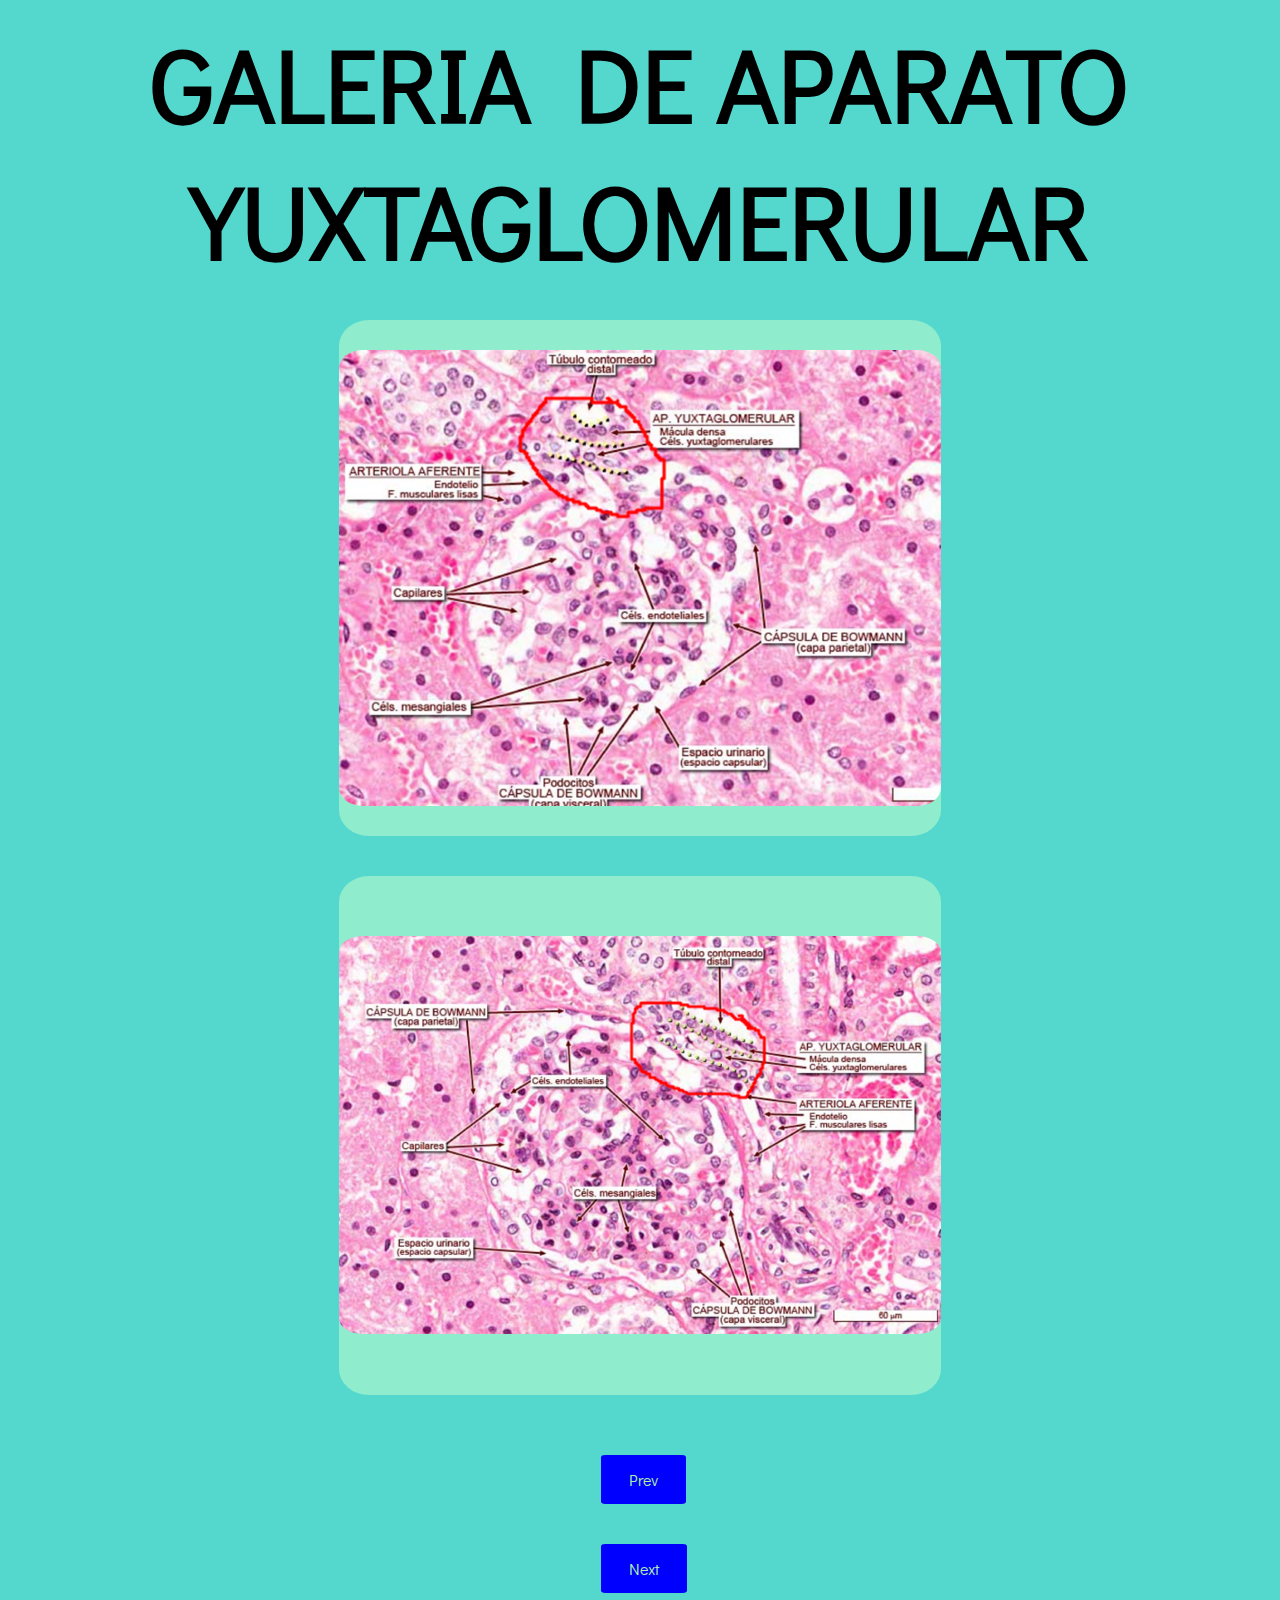
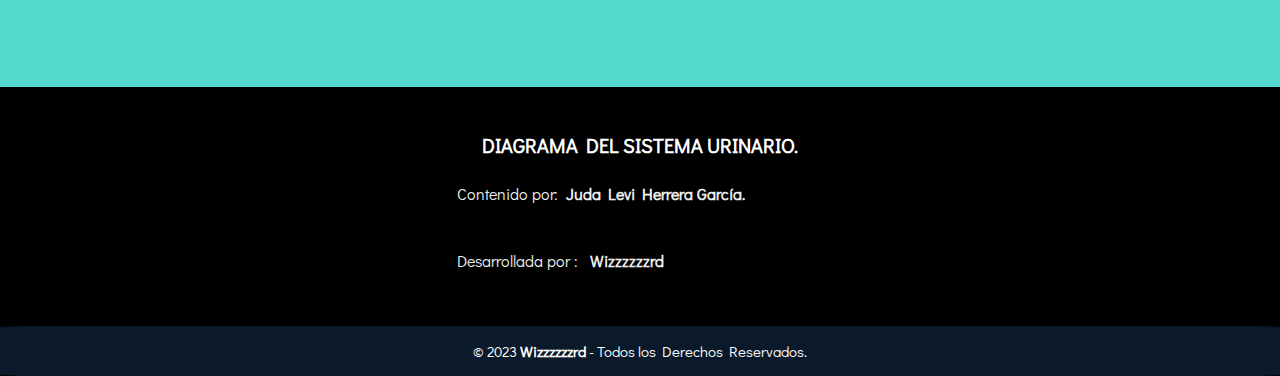
<file: juda-sistema-urinario/yuxtlalomerularGaleria.html>
<!DOCTYPE html>
<html lang="en">
<head>
    <meta charset="UTF-8">
    <meta http-equiv="X-UA-Compatible" content="IE=edge">
    <meta name="viewport" content="width=device-width, initial-scale=1.0">
    <!-- LINK CSS INDEX -->
    <link rel="stylesheet" href="css/index.css">
    <!-- LINK API DE FUENTE GOOGLE -->
    <link rel="preconnect" href="https://fonts.googleapis.com">
    <link rel="preconnect" href="https://fonts.gstatic.com" crossorigin>
    <link href="https://fonts.googleapis.com/css2?family=Didact+Gothic&display=swap" rel="stylesheet">
    <title>Document</title>
</head>
<body>
    <h1 class="title-principal">GALERIA DE APARATO YUXTAGLOMERULAR</h1>
    <div class="contTwo">
        <div class="boxTwo" style="background-color: #8FECCC">
            <figure class="cont-img">
                <img src="imagenes/yuxtaglomerularGaleria/11.png" alt="" style="margin-top: 5%; margin-bottom: 5%">
            </figure>
        </div>
        <div class="boxTwo" style="background-color: #8FECCC">
            <figure class="cont-img">
                <img src="imagenes/yuxtaglomerularGaleria/22.png" alt="" style="margin-top: 10%; margin-bottom: 10%">
            </figure>
        </div>
</div>

         <!--BOTONES-->
         <div class="contOne" style="background-color: #54D8CE">
            <div class="boxOne">
                <div class="contTwo">
                    <div class="boxTwo" style="background-color: #54D8CE">
                        <div class="button" style="background-color: #54D8CE">
                            <li><a href="riñon.html">Prev</a>
                        </div>
                    </div>
                    <div class="boxTwo" style="background-color: #54D8CE">
                        <div class="button" style="background-color: #54D8CE">
                            <li><a href="tubulosColectoresGaleria.html">Next</a>
                        </div>
                    </div>
                </div>
            </div>
        </div>    
</body>
    <!-- FOOTER -->
    <br><br><br>
    <footer class="pie-pagina" id="pie" style="background-color: rgb(0, 0, 0);">
       <div class="grupo-1">
           <div class="box-footer">
            
           </div>
           <div class="box-footer">
               <h2 style="font-family: 'Didact Gothic', sans-serif;">DIAGRAMA DEL SISTEMA URINARIO.</h2>
               <p style="font-family: 'Didact Gothic', sans-serif;" >Contenido por:&nbsp;&nbsp;<b>Juda Levi Herrera García.</b></p>
               <br>
               <a href="https://www.instagram.com/wizzzzzzrd/?igshid=ZDdkNTZiNTM%3D">
                 <p style="font-family: 'Didact Gothic', sans-serif;">Desarrollada por :&nbsp;&nbsp;<b><i class="fa-solid fa-microchip"></i>&nbsp;Wizzzzzzrd</b></p>
               </a>
           </div>
       </div>
       <div class="grupo-2">
           <small>&copy; 2023 <b>Wizzzzzzrd</b> - Todos los Derechos Reservados.</small>
       </div>
   </footer>
   
   <!-- ESTILOS AGREGADOS -->
   <style>
       a{
           text-decoration:none;            
       }
   </style>
   <div id="pie"></div>
</html>
</file>
<file: juda-sistema-urinario/css/index.css>
*{
    padding: 0;
    margin: 0;
    text-decoration: none;
    list-style: none;
    box-sizing: border-box;   
}
img{
    border-radius: 4%;
}
a{
    margin-left: -9%;
}
body{
    background-color: #54D8CE;
    margin-left: 0%;
    margin-right: 0%;
    max-width: 100%;
}
.contFour{
    width: 100%;
    height: auto;
    background-color: rgb(3, 3, 3);

    display: flex;
    flex-direction: row;
    justify-content: space-around;
    flex-flow: wrap;
}
.boxFour{
    width: 22%;
    height: 300px;
    background-color: blueviolet;
    margin: 20px;
    box-sizing: border-box;
    overflow: hidden;
    border-radius: 2%;
}
.contThree{
    width: 100%;
    height: auto;
    background-color: #54D8CE;

    display: flex;
    flex-direction: row;
    justify-content: space-around;
    flex-flow: wrap;
}
.boxThree{
    width: 30%;
    height: auto;
    background-color: blueviolet;
    margin: 20px;
    box-sizing: border-box;
    overflow: hidden;
    border-radius: 2%;
}
.contTwo{
    width: 100%;
    height: auto;
    background-color:#54D8CE;
    display: flex;
    flex-direction: row;
    justify-content: space-around;
    flex-flow: wrap;
}
.boxTwo{
    width: 47%;
    height: auto;
    background-color: rgb(137, 62, 156);
    margin: 20px;
    box-sizing: border-box;
    overflow: hidden;
    border-radius: 5%;
}
.contOne{
    width: 100%;
    height: auto;
    background-color: rgb(3, 3, 3);
    display: flex;
    flex-direction: row;
    justify-content: space-around;
    flex-flow: wrap;
    background-color: #54D8CE;
}
.boxOne{
    width: 97%;
    height: auto;
    background-color: blueviolet;
    margin: 20px;
    box-sizing: border-box;
    overflow: hidden;
    border-radius: .8%;
    
}
.cont-img{
    display: flex;
    justify-content: center;
}
.cont-img img{
    position: relative;
    max-width: 100%;
    margin-left: 5%;
    margin-right: 5%;
}
.cont-text{
    margin-left: 5%;
    margin-right: 5%;
    max-width: 100%;
    margin-bottom: 5%;
}
.title-principal{
    margin-top: 1%;
    margin-bottom: 1%;
    font-family: 'Didact Gothic', sans-serif;
    font-size: 6.5em;
    text-align: center;
}
.title{
    margin-top: 3%;
    font-family: 'Didact Gothic', sans-serif;
    font-size: 3.5em;
    text-align: center;
    max-width: 100%;
}
.para{
    font-family: 'Didact Gothic', sans-serif;
    font-size: 1.5em;
    text-align: left;
}
.cont-text a{
    color: #000000;
    border-radius: 3.5%;
    -webkit-border-radius: 3.5%;
    -moz-border-radius: 3.5%;
    -ms-border-radius: 3.5%;
    -o-border-radius: 3.5%;
    font-family: 'Didact Gothic', sans-serif;
    margin-bottom: 2%;
}
.cont-text a :hover{
    background-color: #54D8CE;
    color: whitesmoke;
    border-radius: 2%;
}
.button{
    margin-left: 48%;
}
.button li a{
    background-color: blue;
    padding: 14px 28px;
    display: inline-block;
    color: #b1efaa;
    font-family: 'Didact Gothic', sans-serif;
    border-radius: 5%;
    -webkit-border-radius: 5%;
    -moz-border-radius: 5%;
    -ms-border-radius: 5%;
    -o-border-radius: 5%;
}
.button li a:hover{
    background-color: rgb(153, 184, 210);
    color: black;
    border-width: 1px;
    border-style: solid;
    border-color: black;
}

@media screen and (max-width:1200px) {
    .boxFour{
        width: 40%;
    } 
    .boxThree{
        width: 40%;
    } 
    .boxTwo{
        width: 40%;
    } 
    .boxOne{
        width: 40%;
    } 
    .title-principal{
        font-size: 3.5em;
    }
    .title{
        font-size: 1.7em;
    }
    .para{
        font-size: 1.3em;
    }
}
@media screen and (max-width:600px) {
    .boxFour{
        width: 90%;
    } 
    .boxThree{
        width: 90%;
    } 
    .boxTwo{
        width: 90%;
    } 
    .boxOne{
        width: 90%;
    } 
    .title-principal{
        font-size: 3em;
    }
    .title{
        font-size: 1.5em;
    }
    .para{
        font-size: 1em;
    }
}


------------------------------------------------------------------------------------------------------------------------------------------

.pie-pagina{
    width: 100%;
    background: #2b5876; /* fallback for old browsers */
    background: -webkit-linear-gradient(to right, #2b5876, #4e4376); /* Chrome 10-25, Safari 5.1-6 */
    background: linear-gradient(to right, #2b5876, #4e4376); /* W3C, IE 10+/ Edge, Firefox 16+, Chrome 26+, Opera 12+, Safari 7+ */
   
}
.pie-pagina .grupo-1{
    width: 100%;
    max-width: 1200px;
    margin: auto;
    display:grid;
    grid-template-columns: repeat(3, 1fr);
    grid-gap:50px;
    padding: 45px 0px;
    border-radius: 3%;
    -webkit-border-radius: 3%;
    -moz-border-radius: 3%;
    -ms-border-radius: 3%;
    -o-border-radius: 3%;
}
.pie-pagina .grupo-1 .box-footer figure{
    width: 100%;
    height: 100%;
    display: flex;
    justify-content: center;
}
.pie-pagina .grupo-1 .box-footer figure img{
    border-radius: 5%;
    width: 150px;
    margin-top: 35%;
    -webkit-border-radius: 5%;
    -moz-border-radius: 5%;
    -ms-border-radius: 5%;
    -o-border-radius: 5%;
}
.pie-pagina .grupo-1 .box-footer h2{
    color: #fff;
    margin-bottom: 25px;
    font-size: 20px;
    text-align: center;
}
.pie-pagina .grupo-1 .box-footer p{
    color: #efefef;
    margin-bottom: 10px;
}
.pie-pagina .grupo-1 .red-social{
    margin-bottom: 2.5%;
    display: flex;
}
.pie-pagina .grupo-1 .red-social p{
   margin-top: 3%;
}
.pie-pagina .grupo-1 .red-social a{
    display: inline-block;
    text-decoration: none;
    width: 45px;
    
    height: 45px;
    line-height: 45px;
    color: #fff;
    margin-right: 10px;
    background-color: #0d2033;
    text-align: center;
    transition: all 300ms ease;
    border-radius: 10%;
    -webkit-border-radius: 10%;
    -moz-border-radius: 10%;
    -ms-border-radius: 10%;
    -o-border-radius: 10%;
}
.pie-pagina .grupo-1 .red-social a:hover{
    color: rgb(0, 0, 0);
}
.pie-pagina .grupo-2{
    background-color: #0a1a2a;
    padding: 15px 10px;
    text-align: center;
    color: #fff;
    border-radius: 3%;
    -webkit-border-radius: 3%;
    -moz-border-radius: 3%;
    -ms-border-radius: 3%;
    -o-border-radius: 3%;
}
.pie-pagina .grupo-2 small{
    font-size: 15px;
    font-family: 'Didact Gothic', sans-serif;
}
@media screen and (max-width:800px){
    .pie-pagina .grupo-1{
        width: 90%;
        grid-template-columns: repeat(1, 1fr);
        grid-gap:30px;
        padding: 35px 0px;
    }
}
</file>
